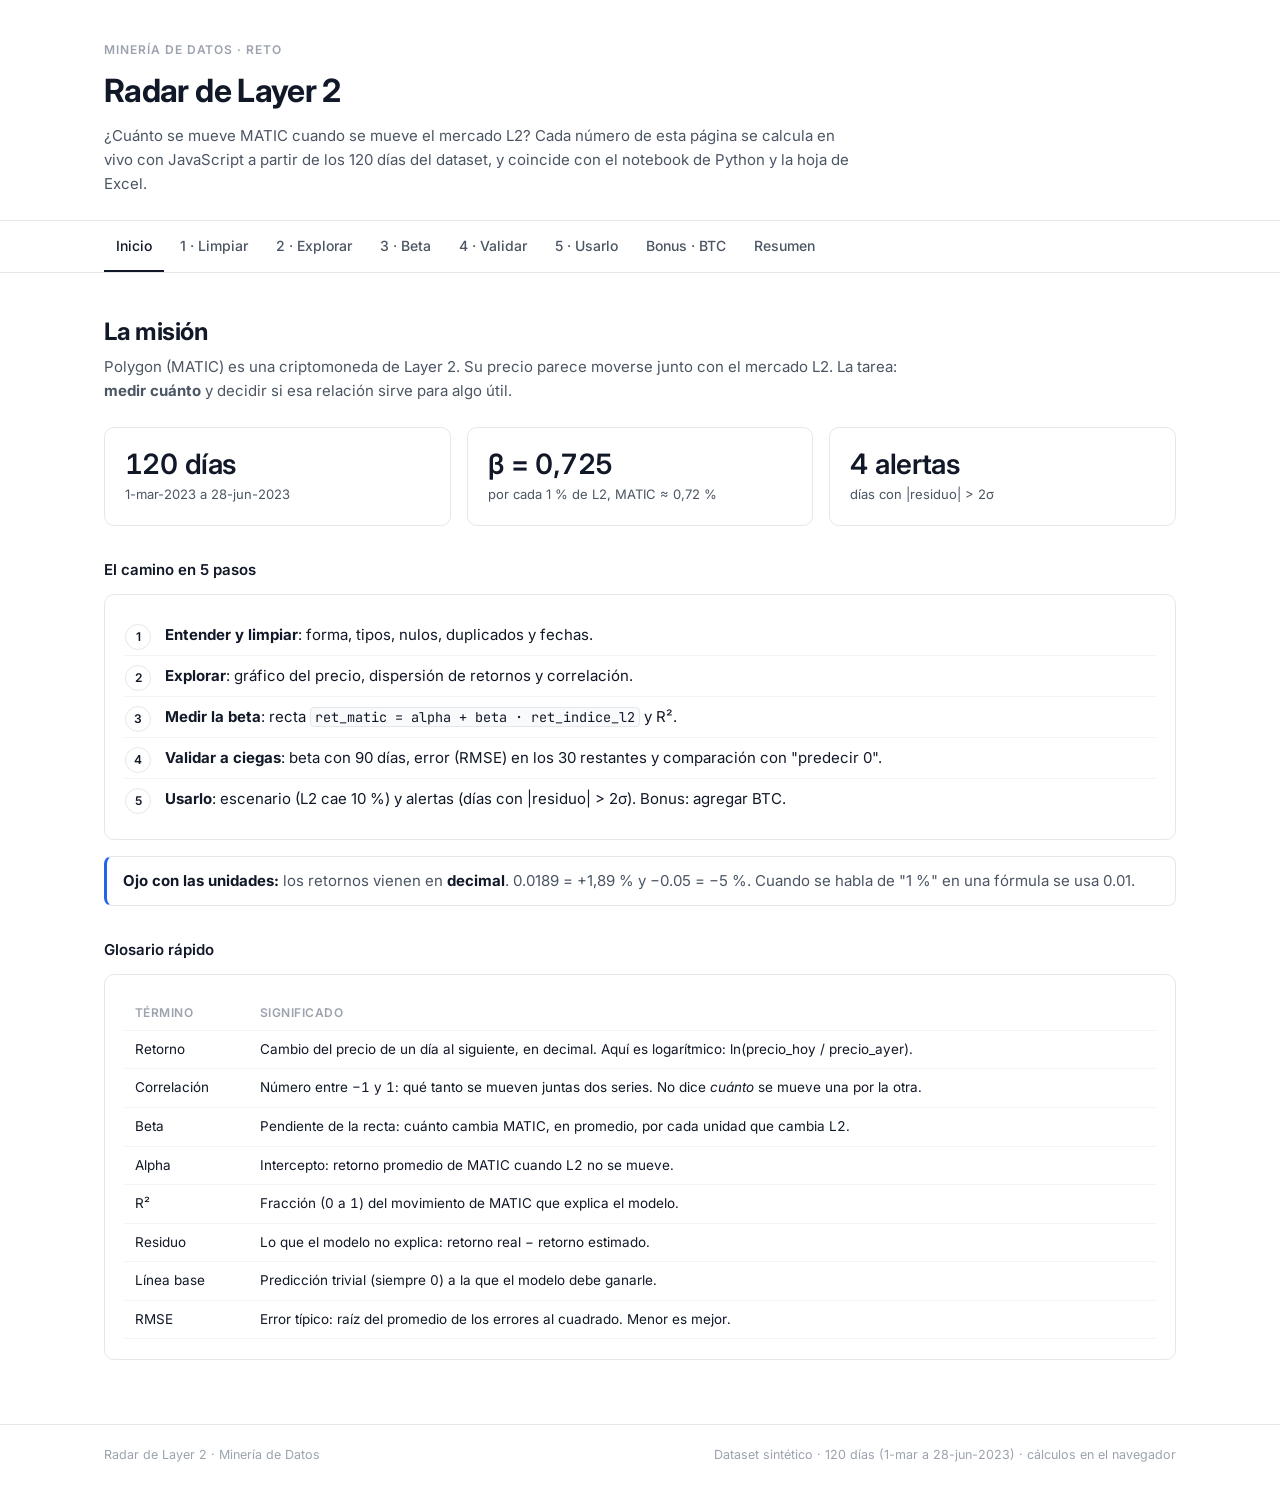
<file: radar-layer2/docs/index.html>
<!DOCTYPE html>
<html lang="es">
<head>
<meta charset="utf-8">
<meta name="viewport" content="width=device-width, initial-scale=1">
<title>Radar de Layer 2 · MATIC vs. mercado L2</title>
<meta name="description" content="Demostración interactiva del reto Radar de Layer 2: beta de MATIC frente al índice L2, validación a ciegas, escenario y alertas.">
<link rel="icon" href="data:image/svg+xml,%3Csvg xmlns='http://www.w3.org/2000/svg' viewBox='0 0 32 32'%3E%3Crect width='32' height='32' rx='7' fill='%23111827'/%3E%3Cpath d='M7 22 L14 15 L18 18 L25 10' stroke='%23fff' stroke-width='2.6' fill='none' stroke-linecap='round' stroke-linejoin='round'/%3E%3C/svg%3E">
<link rel="preconnect" href="https://fonts.googleapis.com">
<link rel="stylesheet" href="https://fonts.googleapis.com/css2?family=Inter:wght@400;500;600;700&family=JetBrains+Mono:wght@400;500&display=swap">
<link rel="stylesheet" href="css/styles.css">
</head>
<body>
<header class="top">
  <div class="wrap">
    <p class="kicker">Minería de Datos · Reto</p>
    <h1>Radar de Layer 2</h1>
    <p class="lead">¿Cuánto se mueve MATIC cuando se mueve el mercado L2? Cada número de esta página se calcula en vivo con JavaScript a partir de los 120 días del dataset, y coincide con el notebook de Python y la hoja de Excel.</p>
  </div>
</header>
<nav class="tabs" role="tablist" aria-label="Pasos del reto"><div class="wrap" id="nav"></div></nav>
<main id="main" class="wrap">

<!-- ================= INICIO ================= -->
<section id="inicio" data-label="Inicio">
  <h2>La misión</h2>
  <p class="obj">Polygon (MATIC) es una criptomoneda de Layer 2. Su precio parece moverse junto con el mercado L2. La tarea: <b>medir cuánto</b> y decidir si esa relación sirve para algo útil.</p>
  <div class="grid3" id="kpisInicio"></div>
  <h3>El camino en 5 pasos</h3>
  <div class="card">
    <ol class="steps">
      <li><b>Entender y limpiar</b>: forma, tipos, nulos, duplicados y fechas.</li>
      <li><b>Explorar</b>: gráfico del precio, dispersión de retornos y correlación.</li>
      <li><b>Medir la beta</b>: recta <code>ret_matic = alpha + beta · ret_indice_l2</code> y R².</li>
      <li><b>Validar a ciegas</b>: beta con 90 días, error (RMSE) en los 30 restantes y comparación con "predecir 0".</li>
      <li><b>Usarlo</b>: escenario (L2 cae 10 %) y alertas (días con |residuo| &gt; 2σ). Bonus: agregar BTC.</li>
    </ol>
  </div>
  <div class="note"><b>Ojo con las unidades:</b> los retornos vienen en <b>decimal</b>. 0.0189 = +1,89 % y −0.05 = −5 %. Cuando se habla de "1 %" en una fórmula se usa 0.01.</div>
  <h3>Glosario rápido</h3>
  <div class="card"><table>
    <tr><th>Término</th><th style="text-align:left">Significado</th></tr>
    <tr><td>Retorno</td><td style="text-align:left">Cambio del precio de un día al siguiente, en decimal. Aquí es logarítmico: ln(precio_hoy / precio_ayer).</td></tr>
    <tr><td>Correlación</td><td style="text-align:left">Número entre −1 y 1: qué tanto se mueven juntas dos series. No dice <i>cuánto</i> se mueve una por la otra.</td></tr>
    <tr><td>Beta</td><td style="text-align:left">Pendiente de la recta: cuánto cambia MATIC, en promedio, por cada unidad que cambia L2.</td></tr>
    <tr><td>Alpha</td><td style="text-align:left">Intercepto: retorno promedio de MATIC cuando L2 no se mueve.</td></tr>
    <tr><td>R²</td><td style="text-align:left">Fracción (0 a 1) del movimiento de MATIC que explica el modelo.</td></tr>
    <tr><td>Residuo</td><td style="text-align:left">Lo que el modelo no explica: retorno real − retorno estimado.</td></tr>
    <tr><td>Línea base</td><td style="text-align:left">Predicción trivial (siempre 0) a la que el modelo debe ganarle.</td></tr>
    <tr><td>RMSE</td><td style="text-align:left">Error típico: raíz del promedio de los errores al cuadrado. Menor es mejor.</td></tr>
  </table></div>
</section>

<!-- ================= PASO 1 ================= -->
<section id="paso1" data-label="1 · Limpiar">
  <h2>Paso 1. Entender y limpiar</h2>
  <p class="obj">Objetivo: asegurar que los datos están completos y bien tipados antes de calcular nada.</p>
  <div class="grid2">
    <div class="card"><h4>Revisiones (calculadas ahora)</h4><div id="checks"></div></div>
    <div class="card"><h4>Cómo se hace</h4>
      <div class="tabs2" data-for="code1"><button class="on" data-k="py">Python</button><button data-k="xl">Excel</button></div>
      <pre id="code1" data-py='df = pd.read_csv("dataset_reto_l2.csv", parse_dates=["fecha"])
print(df.shape)                    <span class="c"># (120, 6)</span>
print(df.dtypes)
print(df.isna().sum())             <span class="c"># nulos por columna</span>
print("Duplicados:", df.duplicated().sum())
print(df["fecha"].diff().value_counts())  <span class="c"># 1 days: 119</span>
print(df.describe())' data-xl='<span class="k">Filas con datos</span>   =CONTARA(A2:A121)
<span class="k">Celdas vacías</span>     =CONTAR.BLANCO(A2:F121)
<span class="k">Duplicados</span>        =CONTAR.SI($A$2:$A$121;A2)  <span class="c">→ buscar &gt; 1</span>
<span class="k">Mín / máx / media</span> =MIN(C2:C121)  =MAX(C2:C121)  =PROMEDIO(C2:C121)'></pre>
    </div>
  </div>
  <h3>El valor llamativo de la primera fila</h3>
  <div class="grid2">
    <div class="card">
      <p style="margin-top:0">El 2023-03-01 <code>ret_indice_l2</code> vale <b>0.0 exacto</b>. Es el <b>único</b> cero exacto de los 120 días y es el primer día (no hay día anterior para calcular el retorno): probablemente un <b>relleno</b>.</p>
      <div class="ctrl"><label><input type="checkbox" id="dropFirst"> Quitar la fila 1 y recalcular</label></div>
      <div id="dropRes"></div>
    </div>
    <div class="answer"><b class="q">Decisión</b><b>La dejo.</b> Un 0 es un valor posible y neutro, quitarla mueve la beta solo en la tercera cifra decimal (pruébalo con la casilla), y la guía trabaja con 120 filas (rangos 2:121 y corte 90/30). Queda anotado como observación.</div>
  </div>
  <h3>Una frase por columna</h3>
  <div class="card"><table id="colTable"></table></div>
  <h3>Vista de los datos</h3>
  <div class="scroll"><table id="rawTable"></table></div>
</section>

<!-- ================= PASO 2 ================= -->
<section id="paso2" data-label="2 · Explorar">
  <h2>Paso 2. Explorar</h2>
  <p class="obj">Objetivo: ver con los ojos la relación antes de medirla. Pasa el cursor por los gráficos.</p>
  <div class="card"><div class="chart" id="chPrice"></div></div>
  <div class="grid2" style="margin-top:18px">
    <div class="card"><div class="chart" id="chScatter"></div></div>
    <div>
      <div class="card kpi"><span class="l">Correlación entre ret_indice_l2 y ret_matic</span><span class="v" id="corrV"></span><span class="l">Entre −1 y 1, y positiva ✔</span></div>
      <div class="card" style="margin-top:14px">
        <div class="tabs2" data-for="code2"><button class="on" data-k="py">Python</button><button data-k="xl">Excel</button></div>
        <pre id="code2" data-py='x = df["ret_indice_l2"]   <span class="c"># eje X: mercado L2</span>
y = df["ret_matic"]       <span class="c"># eje Y: MATIC</span>
ax.scatter(x, y, alpha=0.6)
corr = x.corr(y)' data-xl='Dispersión: seleccionar D y C (X primero) → Insertar → Dispersión
<span class="k">Correlación</span> =COEF.DE.CORREL(D2:D121;C2:C121)'></pre>
      </div>
      <div class="answer"><b class="q">¿Débil, moderada o fuerte?</b><span id="ans2"></span></div>
    </div>
  </div>
</section>

<!-- ================= PASO 3 ================= -->
<section id="paso3" data-label="3 · Beta">
  <h2>Paso 3. Medir la beta</h2>
  <p class="obj">Objetivo: convertir "se mueven juntos" en un número. <b>Juego:</b> mueve la recta con los controles e intenta que el error (suma de residuos²) sea lo más pequeño posible. Después pulsa "Mínimos cuadrados".</p>
  <div class="grid2">
    <div class="card"><div class="chart" id="chFit"></div></div>
    <div>
      <div class="card">
        <div class="ctrl"><label for="bS">beta</label><input type="range" id="bS" min="-0.5" max="2" step="0.005" value="0.2"><output id="bO"></output></div>
        <div class="ctrl"><label for="aS">alpha</label><input type="range" id="aS" min="-0.01" max="0.01" step="0.0001" value="0.004"><output id="aO"></output></div>
        <div class="ctrl"><label><input type="checkbox" id="showRes" checked> Ver residuos</label></div>
        <div class="ctrl"><button class="btn" id="olsBtn">Mínimos cuadrados</button><button class="btn ghost" id="rstBtn">Reiniciar</button></div>
        <div class="grid2" style="gap:10px">
          <div class="kpi"><span class="l">Tu error (Σ residuo²)</span><span class="v" id="sseV" style="font-size:24px"></span></div>
          <div class="kpi"><span class="l">Mínimo posible</span><span class="v" id="sseMin" style="font-size:24px"></span></div>
        </div>
        <div id="sseBar" style="height:8px;background:var(--grid);border-radius:4px;margin-top:8px;overflow:hidden"><div style="height:100%;background:var(--s2);width:0"></div></div>
      </div>
      <div class="grid3" style="margin-top:14px" id="kpis3"></div>
    </div>
  </div>
  <div class="grid2" style="margin-top:14px">
    <div class="card">
      <div class="tabs2" data-for="code3"><button class="on" data-k="py">Python</button><button data-k="xl">Excel</button></div>
      <pre id="code3" data-py='<span class="c"># polyfit devuelve primero la PENDIENTE (beta) y luego el INTERCEPTO (alpha)</span>
beta, alpha = np.polyfit(x, y, 1)    <span class="c"># X = L2, Y = MATIC</span>
r2 = corr ** 2' data-xl='<span class="k">L1 alpha</span> =INTERSECCION.EJE(C2:C121;D2:D121)
<span class="k">L2 beta </span> =PENDIENTE(C2:C121;D2:D121)   <span class="c">← primero Y, luego X</span>
<span class="k">L3 corr </span> =COEF.DE.CORREL(D2:D121;C2:C121)
<span class="k">L4 R²   </span> =COEFICIENTE.R2(C2:C121;D2:D121)'></pre>
      <div class="note alert" style="margin-bottom:0"><b>Error común:</b> invertir X e Y. <button class="btn ghost" id="invBtn" style="padding:3px 10px;font-size:13px">Ver qué pasa si los invierto</button> <span id="invRes"></span></div>
    </div>
    <div>
      <div class="answer"><b class="q">¿Cuánto se mueve MATIC por cada 1 % del mercado L2?</b><span id="ans3a"></span></div>
      <div class="answer"><b class="q">¿Qué dice el R² sobre lo que NO explica L2?</b><span id="ans3b"></span></div>
    </div>
  </div>
</section>

<!-- ================= PASO 4 ================= -->
<section id="paso4" data-label="4 · Validar">
  <h2>Paso 4. Validar a ciegas</h2>
  <p class="obj">Objetivo: comprobar si la beta funciona con datos que el modelo <b>nunca vio</b>. Entrenamiento = primeros 90 días, prueba = últimos 30.</p>
  <div class="card"><div class="chart" id="chSplit"></div></div>
  <div class="grid3" style="margin-top:14px" id="kpis4"></div>
  <div class="grid2" style="margin-top:14px">
    <div class="card"><div class="chart" id="chTest"></div></div>
    <div>
      <div class="card">
        <div class="tabs2" data-for="code4"><button class="on" data-k="py">Python</button><button data-k="xl">Excel</button></div>
        <pre id="code4" data-py='train = df.iloc[:90]   <span class="c"># días 1-90</span>
test  = df.iloc[90:]   <span class="c"># días 91-120</span>
beta_tr, alpha_tr = np.polyfit(train["ret_indice_l2"], train["ret_matic"], 1)
pred = alpha_tr + beta_tr * test["ret_indice_l2"]
err_modelo = rmse(test["ret_matic"], pred)
err_base   = rmse(test["ret_matic"], 0)' data-xl='<span class="k">L6</span>  =INTERSECCION.EJE(C2:C91;D2:D91)
<span class="k">L7</span>  =PENDIENTE(C2:C91;D2:D91)
<span class="k">G92</span> =$L$6+$L$7*D92      <span class="c">(copiar hasta G121)</span>
<span class="k">H92</span> =(C92-G92)^2        <span class="c">(error² modelo)</span>
<span class="k">I92</span> =C92^2             <span class="c">(error² línea base)</span>
<span class="k">L9</span>  =RAIZ(PROMEDIO(H92:H121))
<span class="k">L10</span> =RAIZ(PROMEDIO(I92:I121))'></pre>
      </div>
      <div class="note alert"><b>Error común: "mirar el examen antes".</b> <label><input type="checkbox" id="leak"> Calcular la beta con los 120 días (trampa)</label><div id="leakRes" style="margin-top:6px"></div></div>
    </div>
  </div>
  <h3>¿Qué tan grande es la mejora con solo 30 días? (remuestreo)</h3>
  <div class="grid2">
    <div class="card"><div class="chart" id="chBoot"></div><div class="ctrl"><button class="btn" id="bootBtn">Remuestrear 5000 veces</button></div></div>
    <div class="answer"><b class="q">¿El modelo le gana a la línea base? ¿Es grande la diferencia?</b><span id="ans4"></span></div>
  </div>
</section>

<!-- ================= PASO 5 ================= -->
<section id="paso5" data-label="5 · Usarlo">
  <h2>Paso 5. Usarlo</h2>
  <p class="obj">Con la beta del paso 3 (120 días). Hicimos <b>las dos opciones</b>.</p>
  <h3>Opción A: Escenario</h3>
  <div class="grid2">
    <div class="card">
      <div class="ctrl"><label for="shS">Movimiento del mercado L2</label><input type="range" id="shS" min="-0.15" max="0.15" step="0.005" value="-0.10"><output id="shO"></output></div>
      <div class="kpi" style="margin:6px 0 10px"><span class="l">MATIC según el modelo (beta × shock)</span><span class="v" id="effV"></span></div>
      <div id="extrap"></div>
      <pre>shock  = -0.10
efecto = beta * shock     <span class="c"># Excel: L14 =L2*-0,10</span></pre>
    </div>
    <div class="card"><div class="chart" id="chHist"></div></div>
  </div>
  <h3>Opción B: Alertas</h3>
  <p class="obj" style="margin-bottom:8px">Residuo = ret_matic − beta × ret_indice_l2 = la parte del movimiento de MATIC que el mercado L2 <b>no</b> explica.</p>
  <div class="card">
    <div class="ctrl"><label for="kS">Umbral</label><input type="range" id="kS" min="1.5" max="3" step="0.1" value="2"><output id="kO"></output><span id="alCount" class="tag"></span></div>
    <div class="chart" id="chRes"></div>
  </div>
  <div class="card" style="margin-top:14px"><div class="chart" id="chPriceAl"></div></div>
  <div class="grid2" style="margin-top:14px">
      <div class="card"><h4>Días en alerta</h4><table id="alTable"></table></div>
      <div class="card"><pre>df["residuo"] = df["ret_matic"] - beta * df["ret_indice_l2"]
sigma   = df["residuo"].std()
alertas = df[df["residuo"].abs() &gt; 2 * sigma]
<span class="c"># Excel: M2 =C2-$L$2*D2 · L12 =DESVEST.M(M2:M121)</span>
<span class="c">#        N2 =SI(ABS(M2)&gt;2*$L$12;"ALERTA";"")</span>
<span class="c">#        L13 =CONTAR.SI(N2:N121;"ALERTA")</span></pre></div>
  </div>
  <div class="answer"><b class="q">Los dos movimientos extremos propios de MATIC</b><span id="ans5"></span></div>
</section>

<!-- ================= BONUS ================= -->
<section id="bonus" data-label="Bonus · BTC">
  <h2>Bonus: segundo factor (ret_btc)</h2>
  <p class="obj">Modelo: <code>ret_matic = alpha + b1 · ret_indice_l2 + b2 · ret_btc</code>. ¿Mejora el ajuste? ¿Qué pasa cuando dos factores se parecen tanto?</p>
  <div class="grid2">
    <div class="card"><h4>Comparación de modelos</h4><table id="bonusTable"></table>
      <pre style="margin-top:12px"><span class="c"># Excel (matricial): coeficientes en orden inverso → b2, b1, alpha</span>
=ESTIMACION.LINEAL(C2:C121;D2:E121;VERDADERO;VERDADERO)</pre></div>
    <div class="card"><div class="chart" id="chLB"></div></div>
  </div>
  <div class="answer"><b class="q">Conclusión</b><span id="ansB"></span></div>
</section>

<!-- ================= RESUMEN ================= -->
<section id="resumen" data-label="Resumen">
  <h2>Resumen del análisis</h2>
  <p class="obj">Plantilla de la guía, completada con nuestros números.</p>
  <div class="card"><table id="sumTable"></table></div>
  <h3>Errores comunes: revisados</h3>
  <div class="card" id="errList"></div>
  <h3>Rúbrica (10 puntos): dónde se cumple cada criterio</h3>
  <div class="card"><table>
    <tr><th>Criterio</th><th>Pts</th><th style="text-align:left">Dónde está</th></tr>
    <tr><td>Datos entendidos y limpios</td><td>2</td><td style="text-align:left">Paso 1: forma, tipos, nulos, duplicados, fechas, fila 1 y una frase por columna.</td></tr>
    <tr><td>Gráficos claros con títulos y ejes</td><td>2</td><td style="text-align:left">Paso 2–3: precio y dispersión con recta, con título, ejes y unidades.</td></tr>
    <tr><td>Beta calculada e interpretada</td><td>2</td><td style="text-align:left">Paso 3: X/Y correctos, "% de MATIC por cada 1 % de L2" y R².</td></tr>
    <tr><td>Validación con datos no vistos</td><td>2</td><td style="text-align:left">Paso 4: beta con 90 días, RMSE en 30, comparación con predecir 0 y conclusión honesta.</td></tr>
    <tr><td>Uso práctico y límites</td><td>2</td><td style="text-align:left">Paso 5 A y B, más una limitación argumentada.</td></tr>
  </table></div>
</section>
</main>
<footer><div class="wrap"><span>Radar de Layer 2 · Minería de Datos</span><span>Dataset sintético · 120 días (1-mar a 28-jun-2023) · cálculos en el navegador</span></div></footer>
<script src="js/data.js"></script>
<script src="js/app.js"></script>
</body>
</html>
</file>
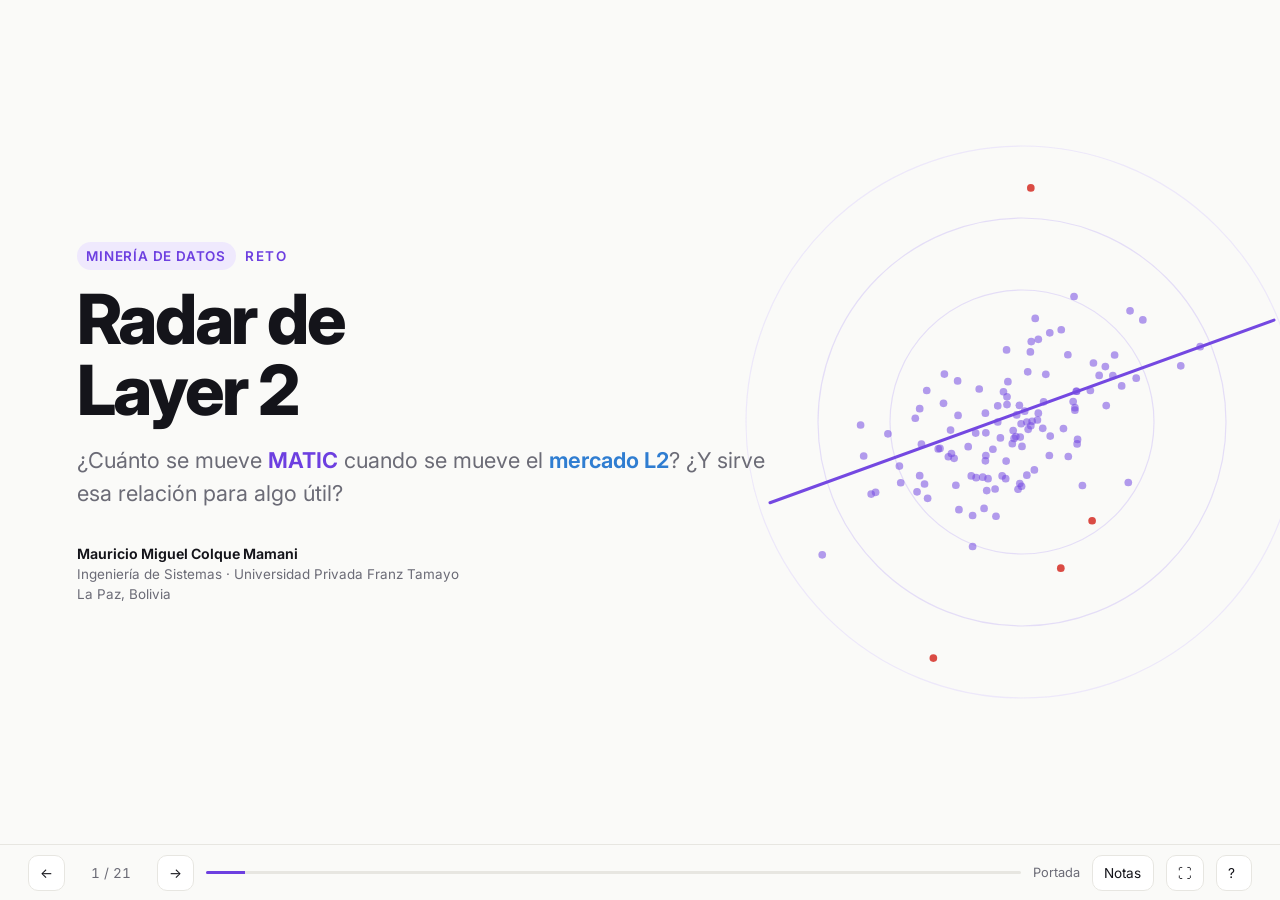
<file: radar-layer2/presentacion/radar-layer2-diapositivas.html>
<!DOCTYPE html>
<html lang="es">
<head>
<meta charset="utf-8">
<meta name="viewport" content="width=device-width, initial-scale=1, viewport-fit=cover">
<title>Radar de Layer 2 · Diapositivas</title>
<link rel="icon" href="data:image/svg+xml,%3Csvg xmlns='http://www.w3.org/2000/svg' viewBox='0 0 32 32'%3E%3Crect width='32' height='32' rx='8' fill='%236D3FE0'/%3E%3Cpath d='M7 22 L14 15 L18 18 L25 10' stroke='%23fff' stroke-width='2.8' fill='none' stroke-linecap='round' stroke-linejoin='round'/%3E%3C/svg%3E">
<link rel="preconnect" href="https://fonts.googleapis.com">
<link rel="stylesheet" href="https://fonts.googleapis.com/css2?family=Inter:wght@400;500;600;700;800&family=JetBrains+Mono:wght@400;500&display=swap">
<style>
:root{
  --bg:#FAFAF8; --ink:#14141A; --muted:#6B6B76; --soft:#A3A3AD; --line:#E7E6E1; --card:#FFFFFF;
  --acc:#6D3FE0; --acc-soft:#EFE9FD; --l2:#2F7DD1; --l2-soft:#E6F0FB;
  --good:#18915A; --good-soft:#E3F4EB; --bad:#D9423A; --bad-soft:#FCE9E7; --warn:#C98A0B; --warn-soft:#FBF1DC;
  --ease:cubic-bezier(.2,.7,.1,1);
  --fs-h1:clamp(2rem,5.4vw,4.4rem); --fs-h2:clamp(1.45rem,3.2vw,2.6rem); --fs-big:clamp(3rem,10vw,7.5rem);
  --fs-body:clamp(.95rem,1.35vw,1.2rem); --fs-small:clamp(.8rem,1.05vw,.95rem);
}
*{box-sizing:border-box;margin:0;padding:0}
html,body{height:100%;background:var(--bg);color:var(--ink);font-family:Inter,system-ui,-apple-system,"Segoe UI",Roboto,sans-serif;-webkit-font-smoothing:antialiased;overflow:hidden}
code,.mono{font-family:"JetBrains Mono",ui-monospace,Consolas,monospace;font-size:.88em}
code{background:#F1F0EC;border-radius:6px;padding:.08em .4em}
b,strong{font-weight:650}

/* ---------- deck ---------- */
.deck{position:fixed;inset:0;bottom:56px}
.slide{position:absolute;inset:0;display:flex;overflow-y:auto;overflow-x:hidden;padding:clamp(18px,4.5vw,72px) clamp(18px,6vw,96px);
  visibility:hidden;opacity:0;transition:opacity .5s var(--ease),visibility 0s .5s;scrollbar-width:thin}
.slide.active{visibility:visible;opacity:1;transition:opacity .5s var(--ease),visibility 0s}
.inner{margin:auto;width:100%;max-width:1180px}
.kicker{font-size:var(--fs-small);font-weight:600;letter-spacing:.12em;text-transform:uppercase;color:var(--acc);margin-bottom:.9rem;display:flex;align-items:center;gap:.6rem}
.kicker .pill{background:var(--acc-soft);padding:.25em .7em;border-radius:99px;letter-spacing:.06em}
h1{font-size:var(--fs-h1);line-height:1.02;letter-spacing:-.035em;font-weight:800}
h2{font-size:var(--fs-h2);line-height:1.1;letter-spacing:-.025em;font-weight:750;margin-bottom:1rem;max-width:22ch}
h2.wide{max-width:none}
h3{font-size:clamp(1rem,1.5vw,1.25rem);font-weight:650;margin-bottom:.4rem;letter-spacing:-.01em}
p{font-size:var(--fs-body);line-height:1.55;color:#33333B}
.lead{font-size:clamp(1.05rem,1.7vw,1.4rem);color:var(--muted);max-width:52ch;line-height:1.5}
.muted{color:var(--muted)} .small{font-size:var(--fs-small)}
.acc{color:var(--acc)} .l2c{color:var(--l2)} .goodc{color:var(--good)} .badc{color:var(--bad)}

.g2{display:grid;grid-template-columns:1fr 1fr;gap:clamp(18px,3vw,48px);align-items:center}
.g2.r{grid-template-columns:1.25fr 1fr}
.g2.l{grid-template-columns:1fr 1.35fr}
.g3{display:grid;grid-template-columns:repeat(3,1fr);gap:clamp(12px,1.8vw,24px)}
.g4{display:grid;grid-template-columns:repeat(4,1fr);gap:clamp(10px,1.5vw,20px)}
.stack>*+*{margin-top:1rem}
.card{background:var(--card);border:1px solid var(--line);border-radius:18px;padding:clamp(14px,1.8vw,26px)}
.card.flat{background:transparent}
.card .num{font-size:clamp(1.8rem,3.6vw,3rem);font-weight:800;letter-spacing:-.03em;line-height:1}
.card .lbl{font-size:var(--fs-small);color:var(--muted);margin-top:.4rem;line-height:1.4}
.simple{border-left:3px solid var(--acc);background:var(--acc-soft);border-radius:0 14px 14px 0;padding:.9rem 1.1rem;margin-top:1.2rem}
.simple p{color:#2B2340;font-size:var(--fs-body)}
.simple .t{font-size:.72rem;font-weight:700;letter-spacing:.12em;text-transform:uppercase;color:var(--acc);margin-bottom:.25rem}
.big{font-size:var(--fs-big);font-weight:800;letter-spacing:-.05em;line-height:.95}
.tag{display:inline-block;font-size:.72rem;font-weight:650;letter-spacing:.06em;text-transform:uppercase;padding:.3em .7em;border-radius:99px;background:#F1F0EC;color:var(--muted)}
.tag.good{background:var(--good-soft);color:var(--good)} .tag.bad{background:var(--bad-soft);color:var(--bad)} .tag.warn{background:var(--warn-soft);color:var(--warn)} .tag.acc{background:var(--acc-soft);color:var(--acc)}
ul.clean{list-style:none} ul.clean li{font-size:var(--fs-body);line-height:1.5;padding:.45rem 0 .45rem 1.6rem;position:relative;color:#33333B}
ul.clean li::before{content:"";position:absolute;left:.25rem;top:1.02em;width:.5rem;height:.5rem;border-radius:50%;background:var(--acc)}
table{width:100%;border-collapse:collapse;font-size:var(--fs-small)}
th,td{text-align:left;padding:.6rem .7rem;border-bottom:1px solid var(--line);vertical-align:top}
th{font-weight:600;color:var(--muted);font-size:.78em;text-transform:uppercase;letter-spacing:.06em}
td.n{font-variant-numeric:tabular-nums;white-space:nowrap}
.chart{width:100%;height:auto;display:block;overflow:visible}
.chart text{font-family:Inter,system-ui,sans-serif;fill:var(--muted);font-size:12px}
.chart .ax{stroke:var(--line);stroke-width:1}
.chart .grid{stroke:var(--line);stroke-width:1;stroke-dasharray:2 4}
.chart .zero{stroke:#C9C8C2;stroke-width:1}
.chart .ttl{fill:var(--ink);font-weight:600;font-size:12.5px}
.legend{display:flex;flex-wrap:wrap;gap:.4rem 1.2rem;font-size:var(--fs-small);color:var(--muted);margin-top:.5rem}
.legend i{display:inline-block;width:12px;height:12px;border-radius:3px;margin-right:.4rem;vertical-align:-1px}

/* ---------- reveal animations ---------- */
.rv{opacity:0;transform:translateY(18px);transition:opacity .7s var(--ease),transform .7s var(--ease);transition-delay:calc(var(--d,0) * 110ms + 120ms)}
.rv.fade{transform:none} .rv.left{transform:translateX(-24px)} .rv.zoom{transform:scale(.94)}
.slide.active .rv{opacity:1;transform:none}
.dot{opacity:0;transform-box:fill-box;transform-origin:center;animation:pop .45s var(--ease) forwards}
@keyframes pop{from{opacity:0;transform:scale(0)}to{opacity:1;transform:scale(1)}}
.grow{transform-box:fill-box;transform-origin:bottom;animation:grow .9s var(--ease) forwards;transform:scaleY(0)}
@keyframes grow{to{transform:scaleY(1)}}
.fadein{opacity:0;animation:fi .6s var(--ease) forwards}
@keyframes fi{to{opacity:1}}
.bar{height:100%;width:0;border-radius:inherit;transition:width 1.2s var(--ease);transition-delay:.4s}
.pulse{animation:pulse 2.2s ease-in-out infinite}
@keyframes pulse{0%,100%{opacity:1}50%{opacity:.45}}

/* ---------- cover ---------- */
.cover .orb{position:absolute;right:-8vw;top:50%;width:min(62vw,720px);aspect-ratio:1;transform:translateY(-50%);pointer-events:none;opacity:.95}
.cover .inner{position:relative;z-index:1}
.cover .meta{margin-top:2.2rem;display:grid;gap:.25rem;font-size:var(--fs-small);color:var(--muted)}
.cover .meta b{color:var(--ink);font-size:1.05em}

/* ---------- steps ---------- */
.steps{display:grid;grid-template-columns:repeat(5,1fr);gap:clamp(8px,1.2vw,16px);counter-reset:s}
.step{position:relative;padding:1.1rem 1rem 1.2rem;border-radius:16px;background:var(--card);border:1px solid var(--line)}
.step .n{width:2rem;height:2rem;border-radius:50%;display:grid;place-items:center;background:var(--acc);color:#fff;font-weight:700;font-size:.9rem;margin-bottom:.7rem}
.step h3{font-size:clamp(.95rem,1.3vw,1.1rem)}
.step p{font-size:var(--fs-small);color:var(--muted);line-height:1.45}

/* checklist */
.check{display:flex;gap:.9rem;align-items:flex-start;padding:.75rem 0;border-bottom:1px solid var(--line)}
.check:last-child{border-bottom:0}
.check .ic{flex:none;width:1.7rem;height:1.7rem;border-radius:50%;background:var(--good-soft);display:grid;place-items:center}
.check .ic svg{width:1rem;height:1rem;stroke:var(--good);stroke-width:3;fill:none;stroke-dasharray:24;stroke-dashoffset:24;transition:stroke-dashoffset .6s var(--ease)}
.slide.active .check .ic svg{stroke-dashoffset:0;transition-delay:calc(var(--d,0)*110ms + 400ms)}
.check b{display:block;font-size:var(--fs-body)} .check span{font-size:var(--fs-small);color:var(--muted)}

/* scale -1..1 */
.scale{position:relative;height:14px;border-radius:99px;background:linear-gradient(90deg,var(--bad-soft),#F1F0EC 50%,var(--acc-soft));margin:2.4rem 0 1.2rem}
.scale .mk{position:absolute;top:50%;width:22px;height:22px;border-radius:50%;background:var(--acc);border:4px solid #fff;box-shadow:0 2px 10px rgba(109,63,224,.4);transform:translate(-50%,-50%);left:50%;transition:left 1.4s var(--ease) .5s}
.scale .mk::after{content:attr(data-l);position:absolute;bottom:150%;left:50%;transform:translateX(-50%);font-weight:700;color:var(--acc);font-size:.95rem;white-space:nowrap}
.scale .ticks{position:absolute;top:22px;left:0;right:0;display:flex;justify-content:space-between;font-size:.75rem;color:var(--muted)}
.zones{display:flex;justify-content:space-between;font-size:.75rem;color:var(--soft);margin-top:1.6rem}

/* hbars */
.hb{margin:.9rem 0}
.hb .top{display:flex;justify-content:space-between;font-size:var(--fs-small);margin-bottom:.35rem}
.hb .track{height:16px;border-radius:99px;background:#F1F0EC;overflow:hidden}

/* split timeline */
.split{display:flex;height:64px;border-radius:14px;overflow:hidden;margin:1.4rem 0 .6rem}
.split>div{display:flex;align-items:center;justify-content:center;color:#fff;font-weight:650;font-size:var(--fs-small);transform-origin:left;transform:scaleX(0);transition:transform 1s var(--ease)}
.slide.active .split>div{transform:scaleX(1)}
.slide.active .split>div:nth-child(2){transition-delay:.5s}

/* range diagram */
.range{position:relative;height:120px;margin:1rem 0}
.range .axis{position:absolute;left:0;right:0;top:60px;height:2px;background:var(--line)}

/* donut */
.donut{width:min(260px,60vw);aspect-ratio:1;display:block;margin:auto}
.donut circle{fill:none;stroke-width:16}

/* bottom bar */
.bar-ui{position:fixed;left:0;right:0;bottom:0;height:56px;display:flex;align-items:center;gap:12px;padding:0 clamp(12px,3vw,28px);background:rgba(250,250,248,.92);backdrop-filter:blur(8px);border-top:1px solid var(--line);z-index:10}
.bar-ui .prog{flex:1;height:3px;background:var(--line);border-radius:99px;overflow:hidden}
.bar-ui .prog i{display:block;height:100%;width:0;background:var(--acc);transition:width .5s var(--ease)}
.bar-ui button{border:1px solid var(--line);background:#fff;color:var(--ink);height:36px;min-width:36px;padding:0 .7rem;border-radius:10px;font:inherit;font-size:.85rem;cursor:pointer;display:inline-flex;align-items:center;gap:.4rem;transition:background .2s,border-color .2s}
.bar-ui button:hover{border-color:var(--acc);color:var(--acc)}
.bar-ui button.on{background:var(--acc);color:#fff;border-color:var(--acc)}
.bar-ui .cnt{font-variant-numeric:tabular-nums;font-size:.85rem;color:var(--muted);min-width:4.2rem;text-align:center}
.bar-ui .ttl{font-size:.8rem;color:var(--muted);white-space:nowrap;overflow:hidden;text-overflow:ellipsis;max-width:28vw}
.notes-panel{position:fixed;right:clamp(8px,2vw,24px);bottom:68px;width:min(440px,calc(100vw - 16px));max-height:min(52vh,460px);overflow:auto;background:#14141A;color:#ECECF1;border-radius:16px;padding:1.1rem 1.2rem;box-shadow:0 20px 50px rgba(0,0,0,.25);z-index:11;transform:translateY(12px);opacity:0;pointer-events:none;transition:.3s var(--ease)}
.notes-panel.open{transform:none;opacity:1;pointer-events:auto}
.notes-panel h4{font-size:.7rem;letter-spacing:.14em;text-transform:uppercase;color:#A99BF0;margin-bottom:.5rem}
.notes-panel p,.notes-panel li{font-size:.92rem;line-height:1.55;color:#DADAE2}
.notes-panel p+p{margin-top:.6rem}
.notes-panel ul{padding-left:1.1rem;margin-top:.4rem}
aside.notes{display:none}
.help{position:fixed;inset:0;background:rgba(20,20,26,.45);display:none;place-items:center;z-index:20}
.help.open{display:grid}
.help .box{background:#fff;border-radius:18px;padding:1.4rem 1.6rem;width:min(420px,92vw)}
.help .row{display:flex;justify-content:space-between;padding:.45rem 0;border-bottom:1px solid var(--line);font-size:.92rem}
.help kbd{font-family:"JetBrains Mono",monospace;background:#F1F0EC;border-radius:6px;padding:.1em .5em;font-size:.85em}

/* ---------- responsive ---------- */
@media (max-width:980px){
  .steps{grid-template-columns:repeat(2,1fr)} .steps .step:last-child{grid-column:span 2}
  .g4{grid-template-columns:repeat(2,1fr)}
}
@media (max-width:860px){
  .g2,.g2.r,.g2.l{grid-template-columns:1fr}
  .g3{grid-template-columns:1fr}
  .cover .orb{opacity:.18;right:-30vw;width:110vw}
  .bar-ui .ttl{display:none}
  h2{max-width:none}
  .g2.r>.rv.zoom:first-child{order:2}
  .chart text{font-size:16px}
  .chart .ttl{font-size:16px}
}
@media (max-width:520px){
  .bar-ui .hide-s{display:none}
  .steps{grid-template-columns:1fr} .steps .step:last-child{grid-column:auto}
  th,td{padding:.45rem .4rem}
}
@media (max-height:560px) and (min-width:861px){ .slide{padding-top:16px;padding-bottom:16px} }
@media (prefers-reduced-motion:reduce){ *{animation-duration:.01ms!important;transition-duration:.01ms!important;transition-delay:0s!important;animation-delay:0s!important} }
@media print{
  html,body{overflow:visible;height:auto}
  .deck{position:static} .bar-ui,.notes-panel,.help{display:none!important}
  .slide{position:relative;visibility:visible;opacity:1;page-break-after:always;min-height:100vh}
  .rv{opacity:1;transform:none}
}
</style>
</head>
<body>

<main class="deck" id="deck">

<!-- 1 · PORTADA -->
<section class="slide cover" data-title="Portada">
  <svg class="orb" viewBox="0 0 600 600" aria-hidden="true" id="orb"></svg>
  <div class="inner">
    <p class="kicker rv"><span class="pill">Minería de Datos</span> Reto</p>
    <h1 class="rv" style="--d:1">Radar de<br>Layer 2</h1>
    <p class="lead rv" style="--d:2;margin-top:1.2rem">¿Cuánto se mueve <b class="acc">MATIC</b> cuando se mueve el <b class="l2c">mercado L2</b>? ¿Y sirve esa relación para algo útil?</p>
    <div class="meta rv" style="--d:3">
      <b>Mauricio Miguel Colque Mamani</b>
      <span>Ingeniería de Sistemas · Universidad Privada Franz Tamayo</span>
      <span>La Paz, Bolivia</span>
    </div>
  </div>
  <aside class="notes">
    <p>Buenos días. Voy a presentar el reto “Radar de Layer 2”.</p>
    <p>La idea es sencilla: tomamos una criptomoneda, MATIC, y queremos saber si su precio sigue al resto del mercado al que pertenece, y en qué medida. Todo lo que voy a mostrar lo calculé con Python y lo comprobé en Excel.</p>
    <p>Usen las flechas ← → para avanzar. Este panel de notas se abre con la tecla N.</p>
  </aside>
</section>

<!-- 2 · LA PREGUNTA -->
<section class="slide" data-title="La pregunta">
  <div class="inner g2">
    <div>
      <p class="kicker rv">La misión</p>
      <h2 class="rv" style="--d:1">Cuando el mercado sube o baja, ¿MATIC lo sigue?</h2>
      <p class="rv" style="--d:2">Polygon (MATIC) es una criptomoneda de <b>Layer 2</b>. Su precio parece moverse junto con las demás monedas de su grupo.</p>
      <p class="rv" style="--d:3;margin-top:.8rem">Mi tarea fue <b>medir cuánto</b> lo sigue y decidir si ese número sirve para algo práctico.</p>
      <div class="simple rv" style="--d:4"><p class="t">En simple</p><p>Es como un bote en un río: la corriente (el mercado) lo empuja, pero el bote también tiene su propio motor. Queremos saber cuánto empuja la corriente.</p></div>
    </div>
    <div class="rv zoom" style="--d:2">
      <svg class="chart" id="c-intro" viewBox="0 0 520 360"></svg>
      <div class="legend"><span><i style="background:var(--l2)"></i>Mercado L2 (índice)</span><span><i style="background:var(--acc)"></i>MATIC</span></div>
    </div>
  </div>
  <aside class="notes">
    <p>El problema: MATIC es un token Layer 2 y parece que se mueve con el mercado L2. No basta con decir “se parecen”; hay que poner un número.</p>
    <p>El gráfico muestra los primeros 30 días reales del dataset: en azul cómo se movió el mercado L2 cada día, en morado cómo se movió MATIC. A veces van juntos, a veces no.</p>
    <p>La analogía del bote: el mercado es la corriente y MATIC tiene su propio motor (noticias, eventos del proyecto). Vamos a medir la fuerza de la corriente.</p>
  </aside>
</section>

<!-- 3 · CONCEPTOS -->
<section class="slide" data-title="Conceptos clave">
  <div class="inner">
    <p class="kicker rv">Antes de empezar</p>
    <h2 class="rv wide" style="--d:1">Tres ideas para entender todo lo demás</h2>
    <div class="g3" style="margin-top:1.6rem">
      <div class="card rv" style="--d:2">
        <span class="tag acc">1 · Layer 2</span>
        <h3 style="margin-top:.8rem">Una “vía rápida”</h3>
        <p class="small muted">Las redes Layer 2 funcionan encima de una blockchain principal para hacer transacciones más rápidas y baratas. MATIC es una de ellas.</p>
      </div>
      <div class="card rv" style="--d:3">
        <span class="tag acc">2 · Retorno</span>
        <h3 style="margin-top:.8rem">Cuánto cambió el precio en un día</h3>
        <p class="small muted">Si ayer valía 1,00 USD y hoy 1,02 USD, el retorno es <b>+2 %</b>. En los datos se escribe en decimal: <code>0.02</code>.</p>
        <p class="small muted" style="margin-top:.5rem"><code>0.0189</code> = +1,89 % · <code>-0.05</code> = −5 %</p>
      </div>
      <div class="card rv" style="--d:4">
        <span class="tag acc">3 · Índice L2</span>
        <h3 style="margin-top:.8rem">El “promedio” del grupo</h3>
        <p class="small muted">Resume cómo se movieron ese día todas las monedas Layer 2 (usa la mediana). Es el “mercado” contra el que comparamos a MATIC.</p>
      </div>
    </div>
    <div class="simple rv" style="--d:5"><p class="t">¿Por qué retornos y no precios?</p><p>Los precios suben o bajan con el tiempo y pueden parecer relacionados aunque no lo estén. Los retornos comparan <b>día contra día</b>, que es lo justo.</p></div>
  </div>
  <aside class="notes">
    <p>Tres conceptos para que todos sigamos la presentación.</p>
    <ul><li>Layer 2: una capa encima de una blockchain grande (como Ethereum) que hace todo más rápido y barato.</li>
    <li>Retorno: el cambio porcentual de un día a otro. Ojo: en el archivo viene en decimal, 0.01 es 1 %. Técnicamente es un retorno logarítmico, ln(precio de hoy / precio de ayer), pero para cambios pequeños es casi igual al porcentaje.</li>
    <li>Índice L2: la mediana de los retornos de varios tokens L2; representa “al mercado”.</li></ul>
    <p>Regla de oro de la guía: trabajar con retornos, no con precios, porque las tendencias de precio engañan a cualquier modelo.</p>
  </aside>
</section>

<!-- 4 · RUTA -->
<section class="slide" data-title="La ruta del análisis">
  <div class="inner">
    <p class="kicker rv">Qué hice</p>
    <h2 class="rv wide" style="--d:1">El análisis en 5 pasos</h2>
    <div class="steps" style="margin-top:1.6rem">
      <div class="step rv" style="--d:2"><div class="n">1</div><h3>Limpiar</h3><p>Revisar que los datos estén completos y correctos.</p></div>
      <div class="step rv" style="--d:3"><div class="n">2</div><h3>Explorar</h3><p>Mirar los gráficos antes de calcular.</p></div>
      <div class="step rv" style="--d:4"><div class="n">3</div><h3>Medir</h3><p>Calcular la <b>beta</b>: cuánto sigue MATIC al mercado.</p></div>
      <div class="step rv" style="--d:5"><div class="n">4</div><h3>Validar</h3><p>Probar el modelo con días que nunca vio.</p></div>
      <div class="step rv" style="--d:6"><div class="n">5</div><h3>Usar</h3><p>Escenario de crisis y alertas de días raros.</p></div>
    </div>
    <div class="rv" style="--d:7;margin-top:1.6rem;display:flex;flex-wrap:wrap;gap:.5rem;align-items:center">
      <span class="small muted" style="margin-right:.4rem">Herramientas:</span>
      <span class="tag">Python · pandas</span><span class="tag">numpy</span><span class="tag">matplotlib</span><span class="tag">Jupyter Notebook</span><span class="tag">Excel</span><span class="tag">HTML · CSS · JS</span><span class="tag">GitHub</span>
    </div>
  </div>
  <aside class="notes">
    <p>Seguí cinco pasos, que son el esqueleto de cualquier proyecto de minería de datos: limpiar, explorar, modelar, validar y usar.</p>
    <p>Además hice el bonus: agregar Bitcoin como segundo factor.</p>
    <p>Todo está en un notebook de Python, en un script reproducible, en un Excel con las fórmulas de la guía y en una demo web. Los números coinciden en las tres versiones.</p>
  </aside>
</section>

<!-- 5 · DATASET -->
<section class="slide" data-title="Los datos">
  <div class="inner g2 l">
    <div>
      <p class="kicker rv">Los datos</p>
      <h2 class="rv" style="--d:1">120 días, una fila por día</h2>
      <p class="rv" style="--d:2">Del <b>1 de marzo</b> al <b>28 de junio de 2023</b>. Es un dataset sintético creado para el reto, con la misma estructura de un análisis real.</p>
      <div class="g2 rv" style="--d:3;margin-top:1.2rem;gap:12px;grid-template-columns:1fr 1fr">
        <div class="card"><div class="num" data-count="120">0</div><div class="lbl">filas (días)</div></div>
        <div class="card"><div class="num" data-count="6">0</div><div class="lbl">columnas</div></div>
      </div>
    </div>
    <div class="card rv" style="--d:2">
      <table>
        <tr><th>Columna</th><th>Qué es</th></tr>
        <tr><td><code>fecha</code></td><td>Día de la observación</td></tr>
        <tr><td><code>precio_matic</code></td><td>Precio de MATIC en dólares (USD)</td></tr>
        <tr><td><code>ret_matic</code></td><td>Retorno diario de MATIC (decimal)</td></tr>
        <tr><td><code>ret_indice_l2</code></td><td>Retorno diario del mercado L2 (decimal)</td></tr>
        <tr><td><code>ret_btc</code></td><td>Retorno diario de Bitcoin (decimal)</td></tr>
        <tr><td><code>volumen_musd</code></td><td>Dinero negociado, en millones de USD</td></tr>
      </table>
    </div>
  </div>
  <aside class="notes">
    <p>El archivo dataset_reto_l2.csv tiene 120 días y 6 columnas.</p>
    <p>Las dos columnas protagonistas son ret_matic (lo que queremos explicar) y ret_indice_l2 (lo que lo explica). ret_btc se usa en el bonus y volumen_musd ayuda a interpretar las alertas.</p>
    <p>Importante: los retornos están en decimal. Si una fórmula pide “1 %”, se usa 0.01.</p>
  </aside>
</section>

<!-- 6 · PASO 1 -->
<section class="slide" data-title="Paso 1 · Limpiar">
  <div class="inner g2">
    <div>
      <p class="kicker rv"><span class="pill">Paso 1</span> Entender y limpiar</p>
      <h2 class="rv" style="--d:1">Primero, revisar que los datos estén sanos</h2>
      <p class="rv" style="--d:2">Si los datos tienen huecos o errores, cualquier cálculo posterior sale mal. Por eso se revisa todo antes de calcular.</p>
      <div class="card rv" style="--d:4;margin-top:1.2rem;border-color:#EADFC2;background:#FFFCF4">
        <span class="tag warn">Algo llamativo</span>
        <p class="small" style="margin-top:.6rem">El primer día, <code>ret_indice_l2</code> vale <b>0.0 exacto</b>: es el único cero de los 120 días y no hay día anterior para calcularlo (probablemente un relleno).</p>
        <p class="small" style="margin-top:.5rem"><b>Decisión: lo dejo.</b> Un 0 es neutro y quitarlo cambia la beta de 0,7248 a 0,7256 (casi nada).</p>
      </div>
    </div>
    <div class="card">
      <div class="check rv" style="--d:2"><div class="ic"><svg viewBox="0 0 24 24"><path d="M5 12.5l4.5 4.5L19 7.5"/></svg></div><div><b>120 filas y 6 columnas</b><span>Lo esperado según la guía</span></div></div>
      <div class="check rv" style="--d:3"><div class="ic"><svg viewBox="0 0 24 24"><path d="M5 12.5l4.5 4.5L19 7.5"/></svg></div><div><b>0 valores vacíos</b><span>Ninguna celda sin dato</span></div></div>
      <div class="check rv" style="--d:4"><div class="ic"><svg viewBox="0 0 24 24"><path d="M5 12.5l4.5 4.5L19 7.5"/></svg></div><div><b>0 filas duplicadas</b><span>Ningún día repetido</span></div></div>
      <div class="check rv" style="--d:5"><div class="ic"><svg viewBox="0 0 24 24"><path d="M5 12.5l4.5 4.5L19 7.5"/></svg></div><div><b>Fechas seguidas, de 1 en 1 día</b><span>119 saltos, todos de exactamente 1 día</span></div></div>
      <div class="check rv" style="--d:6"><div class="ic"><svg viewBox="0 0 24 24"><path d="M5 12.5l4.5 4.5L19 7.5"/></svg></div><div><b>Tipos correctos y datos coherentes</b><span><code>ret_matic</code> coincide con ln(precio hoy / ayer)</span></div></div>
    </div>
  </div>
  <aside class="notes">
    <p>En Python usé df.shape, df.dtypes, df.isna().sum(), df.duplicated().sum() y df["fecha"].diff() para ver los saltos entre fechas. En Excel: CONTARA, CONTAR.BLANCO y CONTAR.SI.</p>
    <p>Resultado: 120 filas, 6 columnas, cero nulos, cero duplicados y fechas consecutivas. Además comprobé que el retorno de MATIC coincide con el logaritmo del cociente de precios (diferencia máxima 0,00014, solo redondeo).</p>
    <p>La guía pedía decidir sobre la primera fila, que tiene un 0 exacto en el índice L2. La dejé porque no altera el resultado y porque la guía trabaja con los 120 días (corte 90/30).</p>
  </aside>
</section>

<!-- 7 · PASO 2 PRECIO -->
<section class="slide" data-title="Paso 2 · El precio">
  <div class="inner g2 r">
    <div class="rv zoom" style="--d:1">
      <svg class="chart" id="c-price" viewBox="0 0 640 380"></svg>
    </div>
    <div>
      <p class="kicker rv"><span class="pill">Paso 2</span> Explorar</p>
      <h2 class="rv" style="--d:1">El precio de MATIC cayó un 29 %</h2>
      <div class="g2 rv" style="--d:2;grid-template-columns:1fr 1fr;gap:12px">
        <div class="card"><div class="num" style="font-size:clamp(1.4rem,2.6vw,2.1rem)">1,09</div><div class="lbl">USD al inicio</div></div>
        <div class="card"><div class="num" style="font-size:clamp(1.4rem,2.6vw,2.1rem)">0,78</div><div class="lbl">USD al final</div></div>
      </div>
      <p class="rv small" style="--d:3;margin-top:1rem">El punto más bajo fue el <b>1 de abril</b> (0,7365 USD). Se ven dos saltos bruscos: una <b class="goodc">subida el 10-abr</b> y una <b class="badc">caída el 25-may</b>.</p>
      <div class="simple rv" style="--d:4"><p class="t">En simple</p><p>Mirar el gráfico primero nos da pistas: esos dos saltos raros los volveremos a encontrar más adelante.</p></div>
    </div>
  </div>
  <aside class="notes">
    <p>El primer gráfico es el precio de MATIC en el tiempo. Baja de 1,09 a 0,78 dólares: una caída del 29 % en cuatro meses.</p>
    <p>Fíjense en dos saltos marcados: el 10 de abril sube de golpe y el 25 de mayo cae en escalón. Guardemos esas fechas: en el paso 5 las alertas las detectan solas.</p>
    <p>Este gráfico es solo para entender; el modelo no usa precios, usa retornos.</p>
  </aside>
</section>

<!-- 8 · PASO 2 DISPERSION -->
<section class="slide" data-title="Paso 2 · Dispersión">
  <div class="inner g2 r">
    <div class="rv zoom" style="--d:1">
      <svg class="chart" id="c-scatter" viewBox="0 0 560 420"></svg>
    </div>
    <div>
      <p class="kicker rv"><span class="pill">Paso 2</span> Explorar</p>
      <h2 class="rv" style="--d:1">Se mueven juntos, pero no siempre</h2>
      <p class="rv small" style="--d:2">Cada punto es un día: a la derecha, el mercado L2 subió; arriba, MATIC subió. La nube se inclina hacia arriba.</p>
      <div class="rv" style="--d:3">
        <div class="scale"><div class="mk" id="corr-mk" data-l="0,46"></div><div class="ticks"><span>−1</span><span>0</span><span>+1</span></div></div>
        <div class="zones"><span>opuestos</span><span>sin relación</span><span>idénticos</span></div>
      </div>
      <p class="rv" style="--d:4;margin-top:1rem">La <b>correlación es 0,46</b>: positiva y <b>moderada</b>.</p>
      <div class="simple rv" style="--d:5"><p class="t">En simple</p><p>La correlación va de −1 a +1. Nos dice <i>si</i> se mueven juntos, pero no <i>cuánto</i>. Para eso está la beta.</p></div>
    </div>
  </div>
  <aside class="notes">
    <p>El diagrama de dispersión pone el retorno del mercado L2 en el eje X y el de MATIC en el eje Y. Cada punto es un día.</p>
    <p>Si fueran idénticos, los puntos formarían una línea perfecta. Vemos una nube inclinada hacia arriba: hay relación, pero con mucho “ruido”.</p>
    <p>La correlación es 0,46 (en Python x.corr(y), en Excel COEF.DE.CORREL). La interpreto como moderada. Ojo: la correlación no dice cuánto se mueve MATIC; eso lo responde la beta.</p>
  </aside>
</section>

<!-- 9 · PASO 3 BETA -->
<section class="slide" data-title="Paso 3 · La beta">
  <div class="inner g2 r">
    <div class="rv zoom" style="--d:1">
      <svg class="chart" id="c-beta" viewBox="0 0 560 420"></svg>
      <p class="small muted" style="text-align:center;margin-top:.3rem"><code>ret_matic = −0,00097 + 0,725 × ret_indice_l2</code></p>
    </div>
    <div>
      <p class="kicker rv"><span class="pill">Paso 3</span> Medir la beta</p>
      <h2 class="rv" style="--d:1">Trazamos la recta que mejor pasa por los puntos</h2>
      <p class="rv small" style="--d:2">La inclinación de esa recta se llama <b>beta</b>.</p>
      <div class="rv" style="--d:3;margin:.8rem 0"><span class="big acc" data-count="0.72" data-dec="2">0</span></div>
      <p class="rv" style="--d:4">Por cada <b>1 %</b> que se mueve el mercado L2, MATIC se mueve en promedio <b class="acc">0,72 %</b> en la misma dirección.</p>
      <div class="simple rv" style="--d:5"><p class="t">En simple</p><p>Si el mercado sube 10 %, MATIC tiende a subir unos 7 %. Es <b>un poco menos sensible</b> que el mercado (beta menor que 1).</p></div>
    </div>
  </div>
  <aside class="notes">
    <p>Ajusté la recta ret_matic = alpha + beta × ret_indice_l2 por mínimos cuadrados. En Python: np.polyfit(x, y, 1), que devuelve primero la pendiente. En Excel: PENDIENTE(C2:C121; D2:D121), que recibe primero Y.</p>
    <p>La beta es 0,725. Traducción: por cada 1 % del mercado L2, MATIC se mueve 0,72 %. Como es menor que 1, MATIC es algo menos sensible que el índice.</p>
    <p>Alpha (−0,00097) es casi cero: cuando el mercado no se mueve, MATIC tampoco se mueve en promedio.</p>
    <p>Cuidado con un error común: si se invierten X e Y sale 0,295, que responde otra pregunta.</p>
  </aside>
</section>

<!-- 10 · PASO 3 R2 -->
<section class="slide" data-title="Paso 3 · Qué tanto explica">
  <div class="inner g2">
    <div>
      <p class="kicker rv"><span class="pill">Paso 3</span> R² e incertidumbre</p>
      <h2 class="rv" style="--d:1">El mercado explica solo una parte</h2>
      <p class="rv" style="--d:2">El <b>R² = 0,21</b>: el mercado L2 explica el <b class="acc">21 %</b> del movimiento diario de MATIC. El otro <b>79 %</b> viene de factores propios: noticias, eventos del proyecto o simple ruido.</p>
      <div class="card rv" style="--d:4;margin-top:1.3rem">
        <h3>La beta es una estimación</h3>
        <p class="small muted">Con estos datos, el valor real de la beta estaría (95 % de confianza) entre:</p>
        <div class="range" id="ci" style="height:86px"></div>
      </div>
    </div>
    <div class="rv zoom" style="--d:2;text-align:center">
      <svg class="donut" viewBox="0 0 200 200" id="donut">
        <circle cx="100" cy="100" r="80" stroke="#F1F0EC"/>
        <circle cx="100" cy="100" r="80" stroke="var(--acc)" stroke-linecap="round" transform="rotate(-90 100 100)" stroke-dasharray="502.65" stroke-dashoffset="502.65" id="donut-arc" style="transition:stroke-dashoffset 1.6s var(--ease) .4s"/>
        <text x="100" y="104" text-anchor="middle" style="font-size:44px;font-weight:800;fill:var(--ink);letter-spacing:-2px" id="donut-t">0 %</text>
        <text x="100" y="130" text-anchor="middle" style="font-size:12px;fill:var(--muted)">explicado por L2</text>
      </svg>
      <div class="legend" style="justify-content:center"><span><i style="background:var(--acc)"></i>Lo explica el mercado L2 (21 %)</span><span><i style="background:#E4E3DE"></i>Factores propios de MATIC (79 %)</span></div>
    </div>
  </div>
  <aside class="notes">
    <p>El R² es la correlación al cuadrado: 0,46² ≈ 0,21. Dice qué fracción del movimiento de MATIC explica el modelo.</p>
    <p>Que sea 21 % significa que la corriente del río existe, pero el motor propio del bote pesa más: casi 4 de cada 5 partes del movimiento no las explica el mercado.</p>
    <p>Además, la beta no es un número exacto: su error estándar es 0,13, y el intervalo de 95 % va de 0,47 a 0,98. Lo seguro es que es positiva y menor que 1.</p>
  </aside>
</section>

<!-- 11 · PASO 4 IDEA -->
<section class="slide" data-title="Paso 4 · La idea">
  <div class="inner">
    <p class="kicker rv"><span class="pill">Paso 4</span> Validar a ciegas</p>
    <h2 class="rv wide" style="--d:1">¿Funciona con días que nunca vio?</h2>
    <p class="rv lead" style="--d:2">Un modelo puede “memorizar” sus datos. Para saber si de verdad sirve, hay que probarlo como un examen sorpresa.</p>
    <div class="split rv fade" style="--d:3">
      <div style="flex:90;background:var(--acc)">Entrenamiento · 90 días<span class="hide-s" style="opacity:.75;font-weight:500">&nbsp;(1-mar → 29-may)</span></div>
      <div style="flex:30;background:var(--warn)">Prueba · 30</div>
    </div>
    <div class="g3" style="margin-top:1.4rem">
      <div class="card rv" style="--d:4"><span class="tag acc">1</span><h3 style="margin-top:.6rem">Aprender</h3><p class="small muted">Calculo la beta <b>solo</b> con los primeros 90 días: sale <b>0,795</b>, parecida a la de antes.</p></div>
      <div class="card rv" style="--d:5"><span class="tag warn">2</span><h3 style="margin-top:.6rem">Predecir</h3><p class="small muted">Con esa recta predigo el retorno de MATIC en los 30 días finales, que el modelo no conoce.</p></div>
      <div class="card rv" style="--d:6"><span class="tag">3</span><h3 style="margin-top:.6rem">Comparar</h3><p class="small muted">Mido el error (<b>RMSE</b>) y lo comparo con un rival tonto: <b>“predecir siempre 0”</b>.</p></div>
    </div>
  </div>
  <aside class="notes">
    <p>Este es el paso más importante para la honestidad del análisis. Separé los datos: los primeros 90 días para entrenar y los últimos 30 para probar.</p>
    <p>Es como estudiar con unos ejercicios y rendir el examen con otros. Usar los 120 días para calcular la beta y luego “probar” con los últimos 30 sería mirar el examen antes.</p>
    <p>El RMSE es el error típico: la raíz del promedio de los errores al cuadrado. Menor es mejor. La línea base “predecir 0” es el rival mínimo: si no le gano a eso, el modelo no sirve.</p>
  </aside>
</section>

<!-- 12 · PASO 4 RESULTADO -->
<section class="slide" data-title="Paso 4 · Resultado">
  <div class="inner g2 r">
    <div class="rv zoom" style="--d:1">
      <svg class="chart" id="c-valid" viewBox="0 0 640 380"></svg>
      <div class="legend"><span><i style="background:#9A9AA4"></i>Lo que pasó realmente</span><span><i style="background:var(--acc)"></i>Lo que predijo el modelo</span><span><i style="background:transparent;border:1.5px dashed #9A9AA4"></i>Rival: predecir 0</span></div>
    </div>
    <div>
      <p class="kicker rv"><span class="pill">Paso 4</span> Resultado</p>
      <h2 class="rv" style="--d:1">El modelo gana, por poco</h2>
      <div class="hb rv" style="--d:2"><div class="top"><span>Error del rival (predecir 0)</span><b class="mono">0,0182</b></div><div class="track"><div class="bar" data-w="100" style="background:#B9B8B2"></div></div></div>
      <div class="hb rv" style="--d:3"><div class="top"><span>Error del modelo</span><b class="mono acc">0,0168</b></div><div class="track"><div class="bar" data-w="92.45" style="background:var(--acc)"></div></div></div>
      <div class="rv" style="--d:4;display:flex;align-items:baseline;gap:.8rem;margin-top:1rem"><span class="big goodc" style="font-size:clamp(2.6rem,6vw,4.6rem)" data-count="7.5" data-dec="1" data-suf=" %">0</span><span class="muted small">menos error que el rival</span></div>
      <p class="rv small" style="--d:5;margin-top:.4rem">Una mejora <b>real pero modesta</b>: el modelo se acerca más que el rival en 17 de los 30 días.</p>
    </div>
  </div>
  <aside class="notes">
    <p>En los 30 días de prueba, el error del modelo es 0,0168 y el del rival “predecir 0” es 0,0182. Mejora = 1 − 0,0168/0,0182 = 7,5 %.</p>
    <p>En el gráfico: la línea gris es lo que realmente hizo MATIC, la morada lo que predijo el modelo y la punteada es el rival (siempre 0). El modelo capta la dirección de algunos días, pero no su tamaño.</p>
    <p>Como control: si hubiera hecho trampa usando los 120 días, la mejora habría salido 9,0 %. Ese número no vale.</p>
  </aside>
</section>

<!-- 13 · PASO 4 HONESTIDAD -->
<section class="slide" data-title="Paso 4 · ¿Es confiable?">
  <div class="inner g2">
    <div>
      <p class="kicker rv"><span class="pill">Paso 4</span> Siendo honestos</p>
      <h2 class="rv" style="--d:1">¿Ese 7,5 % es confiable? No del todo</h2>
      <p class="rv" style="--d:2">30 días son pocos. Para comprobarlo, repetí la prueba <b>5000 veces</b> mezclando esos 30 días al azar (<i>bootstrap</i>).</p>
      <ul class="clean rv" style="--d:3;margin-top:.8rem">
        <li>La mejora puede ir de <b class="badc">−15 %</b> a <b class="goodc">+24 %</b>.</li>
        <li>En <b>1 de cada 5</b> repeticiones el modelo <b>no gana</b>.</li>
        <li>Además, usa el retorno de L2 <b>del mismo día</b>, que en la vida real no se conoce antes.</li>
      </ul>
    </div>
    <div class="card rv" style="--d:2">
      <h3>Rango posible de la mejora</h3>
      <p class="small muted">95 % de los 5000 remuestreos</p>
      <div class="range" id="boot" style="height:130px"></div>
      <div class="simple" style="margin-top:.4rem"><p class="t">Conclusión</p><p>Un resultado modesto bien explicado vale más que uno inflado.</p></div>
    </div>
  </div>
  <aside class="notes">
    <p>La guía pide ser honesto: ¿la diferencia es grande con solo 30 días? Mi respuesta es no.</p>
    <p>Hice un bootstrap: tomé los 30 días de prueba al azar, con reemplazo, 5000 veces, y recalculé la mejora cada vez. El 95 % de las veces cae entre −15 % y +24 %, y el 20 % de las veces el modelo pierde.</p>
    <p>Además, el modelo usa el movimiento del mercado del mismo día: sirve para explicar, no para adivinar el futuro.</p>
  </aside>
</section>

<!-- 14 · PASO 5A ESCENARIO -->
<section class="slide" data-title="Paso 5 · Escenario">
  <div class="inner g2">
    <div>
      <p class="kicker rv"><span class="pill">Paso 5 · A</span> Escenario de crisis</p>
      <h2 class="rv" style="--d:1">Si el mercado L2 cae 10 %, ¿cuánto cae MATIC?</h2>
      <div class="card rv" style="--d:2;margin-top:.6rem">
        <p class="mono" style="font-size:clamp(.95rem,1.5vw,1.2rem)">0,725 × (−10 %) = <b class="badc">−7,2 %</b></p>
      </div>
      <div class="rv" style="--d:3;margin-top:1rem"><span class="big badc" data-count="-7.2" data-dec="1" data-suf=" %">0</span></div>
      <p class="rv small" style="--d:4;margin-top:.6rem">Pero cuidado: es una <b>extrapolación</b>. En 120 días el mercado L2 nunca cayó más de <b>4,53 %</b> en un día. Un −10 % es <b>2,2 veces</b> la peor caída vista.</p>
    </div>
    <div class="card rv" style="--d:3">
      <h3>¿Qué tan extremo es −10 %?</h3>
      <p class="small muted">Movimientos diarios del mercado L2 en los 120 días</p>
      <svg class="chart" id="c-scen" viewBox="0 0 520 260"></svg>
      <div class="simple" style="margin-top:.2rem"><p class="t">En simple</p><p>Es como predecir cómo maneja alguien en una tormenta habiéndolo visto solo con llovizna.</p></div>
    </div>
  </div>
  <aside class="notes">
    <p>Primer uso práctico: un escenario de estrés. Si el mercado L2 cae 10 % en un día, el modelo dice que MATIC cae alrededor de 7,2 % (beta × shock). En Excel: =L2*-0,10.</p>
    <p>El gráfico muestra los 120 movimientos reales del índice (cada barrita es un día). Todos están entre −4,53 % (27 de marzo) y +4,04 % (12 de junio). El −10 % queda muy lejos, a unas 6,4 desviaciones estándar.</p>
    <p>Por eso el número es orientativo: no sabemos si la relación se mantiene en una caída tan fuerte.</p>
  </aside>
</section>

<!-- 15 · PASO 5B ALERTAS -->
<section class="slide" data-title="Paso 5 · Alertas">
  <div class="inner g2 r">
    <div class="rv zoom" style="--d:1">
      <svg class="chart" id="c-resid" viewBox="0 0 640 380"></svg>
    </div>
    <div>
      <p class="kicker rv"><span class="pill">Paso 5 · B</span> Alertas</p>
      <h2 class="rv" style="--d:1">Detectar los días en que MATIC “se fue por su cuenta”</h2>
      <p class="rv small" style="--d:2">El <b>residuo</b> es lo que el mercado no explica:</p>
      <p class="rv mono small" style="--d:2;margin:.4rem 0">residuo = ret_matic − 0,725 × ret_L2</p>
      <p class="rv small" style="--d:3">Si el residuo pasa de <b>±2σ</b> (±4,33 %), el día es raro y se marca como alerta.</p>
      <div class="rv" style="--d:4;display:flex;align-items:baseline;gap:.8rem;margin-top:.8rem"><span class="big badc" style="font-size:clamp(2.8rem,7vw,5rem)" data-count="4">0</span><span class="muted">días en alerta de 120</span></div>
    </div>
  </div>
  <aside class="notes">
    <p>Segundo uso práctico: un radar de alertas. Para cada día calculo el residuo: lo que se movió MATIC menos lo que “debería” haberse movido según el mercado.</p>
    <p>La desviación estándar del residuo (σ) es 0,0216. Marco los días con residuo mayor a 2σ, es decir más de 4,33 % en valor absoluto. Las bandas rojas punteadas son ese umbral.</p>
    <p>Salen 4 días, un número pequeño como pedía la guía. En Excel: =SI(ABS(M2)>2*$L$12;"ALERTA";"").</p>
  </aside>
</section>

<!-- 16 · ALERTAS DETALLE -->
<section class="slide" data-title="Paso 5 · Los 4 días">
  <div class="inner g2 l">
    <div>
      <p class="kicker rv"><span class="pill">Paso 5 · B</span> Los días detectados</p>
      <h2 class="rv" style="--d:1">El radar encontró los dos saltos que vimos al inicio</h2>
      <div class="card rv" style="--d:2;margin-top:.6rem;padding:8px 10px">
        <table>
          <tr><th>Fecha</th><th>MATIC</th><th>L2</th><th>Residuo</th></tr>
          <tr><td><b>10-abr</b></td><td class="n goodc">+9,29 %</td><td class="n">+0,20 %</td><td class="n"><b>+9,15 %</b></td></tr>
          <tr><td><b>25-may</b></td><td class="n badc">−9,37 %</td><td class="n">−2,01 %</td><td class="n"><b>−7,91 %</b></td></tr>
          <tr><td>11-mar</td><td class="n badc">−5,80 %</td><td class="n">+0,88 %</td><td class="n">−6,44 %</td></tr>
          <tr><td>7-abr</td><td class="n badc">−3,92 %</td><td class="n">+1,59 %</td><td class="n">−5,07 %</td></tr>
        </table>
      </div>
      <p class="rv small muted" style="--d:3;margin-top:.8rem">Los dos extremos ocurrieron con el <b>mayor volumen</b> del periodo (89,3 y 81,9 M USD): señal de que algo propio de MATIC pasó esos días.</p>
    </div>
    <div class="rv zoom" style="--d:2">
      <svg class="chart" id="c-price-al" viewBox="0 0 640 400"></svg>
    </div>
  </div>
  <aside class="notes">
    <p>Estos son los cuatro días en alerta. Los dos más extremos son los que la guía decía que existían:</p>
    <ul><li>10 de abril: MATIC sube 9,3 % con el mercado casi plano. En el precio es un salto de 0,739 a 0,811 dólares que rompe la tendencia bajista.</li>
    <li>25 de mayo: MATIC cae 9,4 % cuando el mercado solo cayó 2 %. Es una caída en escalón de 0,854 a 0,778 dólares que borra la subida de mayo.</li></ul>
    <p>Los otros dos son días en que MATIC cayó mientras el mercado subía. Si incluyo alpha en el residuo salen las mismas 4 alertas.</p>
  </aside>
</section>

<!-- 17 · BONUS -->
<section class="slide" data-title="Bonus · Bitcoin">
  <div class="inner g2">
    <div>
      <p class="kicker rv"><span class="pill">Bonus</span> Segundo factor</p>
      <h2 class="rv" style="--d:1">¿Agregar Bitcoin mejora el modelo?</h2>
      <p class="rv" style="--d:2">Probé <code>ret_matic = alpha + b1·L2 + b2·BTC</code>. Mejora <b>un poquito</b>, pero aparece un problema.</p>
      <div class="card rv" style="--d:4;margin-top:1.1rem;border-color:#F3CFCB;background:#FFF8F7">
        <span class="tag bad">Multicolinealidad</span>
        <p class="small" style="margin-top:.6rem">L2 y BTC se parecen mucho (<b>correlación 0,72</b>). El modelo no sabe a cuál darle el mérito: el coeficiente de BTC sale <b>negativo (−0,37)</b> aunque MATIC y BTC se mueven en la misma dirección.</p>
        <p class="small" style="margin-top:.5rem"><b>Decisión:</b> para comunicar el resultado uso el modelo simple (solo L2).</p>
      </div>
    </div>
    <div class="card rv" style="--d:2">
      <table>
        <tr><th>Modelo</th><th>R² ajustado</th><th>Error prueba</th></tr>
        <tr><td>Solo L2</td><td class="n">0,207</td><td class="n">0,0168</td></tr>
        <tr><td>L2 + BTC</td><td class="n"><b>0,221</b></td><td class="n"><b>0,0160</b></td></tr>
      </table>
      <svg class="chart" id="c-bonus" viewBox="0 0 480 220" style="margin-top:1rem"></svg>
      <p class="small muted" style="text-align:center">Coeficientes del modelo con BTC</p>
    </div>
  </div>
  <aside class="notes">
    <p>En el bonus agregué Bitcoin. El R² ajustado (que penaliza agregar variables) sube de 0,207 a 0,221 y el error de prueba baja de 0,0168 a 0,0160. Mejora, pero poco.</p>
    <p>El problema: el índice L2 y Bitcoin tienen correlación 0,72, se mueven casi igual. Eso se llama multicolinealidad. Los coeficientes se vuelven inestables: el de BTC sale negativo (−0,37 con 120 días, −0,29 con 90), lo cual no tiene sentido económico. El VIF es 2,06.</p>
    <p>Por eso para explicar el resultado me quedo con el modelo simple. En Excel se hace con ESTIMACION.LINEAL.</p>
  </aside>
</section>

<!-- 18 · LIMITACIONES -->
<section class="slide" data-title="Limitaciones">
  <div class="inner">
    <p class="kicker rv">Lo que este análisis no puede decir</p>
    <h2 class="rv wide" style="--d:1">Limitaciones</h2>
    <div class="card rv" style="--d:2;margin-top:1rem;border-color:var(--acc);background:var(--acc-soft)">
      <span class="tag acc">La principal</span>
      <p style="margin-top:.6rem"><b>La prueba tiene solo 30 días.</b> Un par de días distintos podría convertir la mejora en pérdida, y así pasa en 1 de cada 5 remuestreos.</p>
    </div>
    <div class="g3" style="margin-top:1rem">
      <div class="card rv" style="--d:3"><h3>R² bajo</h3><p class="small muted">El 79 % del movimiento de MATIC queda sin explicar.</p></div>
      <div class="card rv" style="--d:4"><h3>Beta incierta</h3><p class="small muted">Podría estar entre 0,47 y 0,98.</p></div>
      <div class="card rv" style="--d:5"><h3>Extrapolación</h3><p class="small muted">El escenario de −10 % está fuera de todo lo observado.</p></div>
      <div class="card rv" style="--d:6"><h3>Mismo día</h3><p class="small muted">Usa el mercado del mismo día: explica, pero no anticipa.</p></div>
      <div class="card rv" style="--d:7"><h3>Relación cambiante</h3><p class="small muted">La beta pasó de 0,795 (90 días) a 0,725 (120 días).</p></div>
      <div class="card rv" style="--d:8"><h3>Datos sintéticos</h3><p class="small muted">El dataset fue creado para el reto, no es el mercado real.</p></div>
    </div>
  </div>
  <aside class="notes">
    <p>Toda conclusión tiene límites. El principal: la muestra de prueba es pequeña, 30 días, así que el 7,5 % de mejora no es estable.</p>
    <p>Además: el R² es bajo, la beta tiene un rango amplio, el escenario extrapola, el modelo usa información del mismo día, la beta cambia según el periodo y los datos son sintéticos.</p>
    <p>Decir esto no debilita el trabajo: lo hace creíble.</p>
  </aside>
</section>

<!-- 19 · RESUMEN -->
<section class="slide" data-title="Resumen">
  <div class="inner">
    <p class="kicker rv">En una diapositiva</p>
    <h2 class="rv wide" style="--d:1">Resumen del reto</h2>
    <div class="g4" style="margin-top:1.4rem">
      <div class="card rv" style="--d:2"><span class="tag acc">Mi beta</span><div class="num acc" style="margin-top:.8rem">0,72</div><p class="lbl">Por cada 1 % del mercado L2, MATIC se mueve 0,72 %. Correlación 0,46 · R² 0,21.</p></div>
      <div class="card rv" style="--d:3"><span class="tag good">Validación</span><div class="num goodc" style="margin-top:.8rem">+7,5 %</div><p class="lbl">Con 90 días de entrenamiento, el error en 30 días nuevos fue 0,0168 vs 0,0182 del rival. Gana, por poco.</p></div>
      <div class="card rv" style="--d:4"><span class="tag bad">Uso práctico</span><div class="num badc" style="margin-top:.8rem">−7,2 %</div><p class="lbl">Si L2 cae 10 %. Y 4 días en alerta, entre ellos 10-abr y 25-may.</p></div>
      <div class="card rv" style="--d:5"><span class="tag warn">Limitación</span><div class="num" style="margin-top:.8rem;color:var(--warn)">30 días</div><p class="lbl">Muestra de prueba pequeña: la mejora va de −15 % a +24 %.</p></div>
    </div>
    <div class="simple rv" style="--d:6"><p class="t">La respuesta a la pregunta</p><p><b>Sí, MATIC sigue al mercado L2</b>, pero de forma moderada (≈ 0,72 a 1). Esa relación sirve sobre todo para <b>detectar días anómalos</b> y para escenarios orientativos, no para adivinar el precio de mañana.</p></div>
  </div>
  <aside class="notes">
    <p>Resumen con la plantilla de la guía:</p>
    <ul><li>Mi beta: 0,72 por cada 1 %; correlación 0,46, R² 0,21.</li>
    <li>Validación: RMSE 0,0168 frente a 0,0182; gana por 7,5 %.</li>
    <li>Uso: si L2 cae 10 %, MATIC ≈ −7,2 %; 4 alertas, las extremas el 10-abr y el 25-may.</li>
    <li>Limitación: solo 30 días de prueba.</li></ul>
    <p>Conclusión: la relación es real pero moderada; lo más útil es el radar de alertas.</p>
  </aside>
</section>

<!-- 20 · GLOSARIO -->
<section class="slide" data-title="Glosario">
  <div class="inner">
    <p class="kicker rv">Para repasar</p>
    <h2 class="rv wide" style="--d:1">Glosario rápido</h2>
    <div class="g4" style="margin-top:1.2rem">
      <div class="card rv" style="--d:2"><h3>Retorno</h3><p class="small muted">Cuánto cambió el precio de un día a otro (0.01 = 1 %).</p></div>
      <div class="card rv" style="--d:2"><h3>Correlación</h3><p class="small muted">De −1 a 1: si dos cosas se mueven juntas.</p></div>
      <div class="card rv" style="--d:3"><h3>Beta</h3><p class="small muted">Inclinación de la recta: cuánto se mueve MATIC por cada 1 % del mercado.</p></div>
      <div class="card rv" style="--d:3"><h3>Alpha</h3><p class="small muted">Lo que hace MATIC en promedio cuando el mercado no se mueve.</p></div>
      <div class="card rv" style="--d:4"><h3>R²</h3><p class="small muted">Qué parte del movimiento explica el modelo (0 a 1).</p></div>
      <div class="card rv" style="--d:4"><h3>Residuo</h3><p class="small muted">Lo que el modelo no explica: real − estimado.</p></div>
      <div class="card rv" style="--d:5"><h3>Línea base</h3><p class="small muted">Rival trivial (predecir 0) que el modelo debe superar.</p></div>
      <div class="card rv" style="--d:5"><h3>RMSE</h3><p class="small muted">Error típico de las predicciones. Menor es mejor.</p></div>
    </div>
  </div>
  <aside class="notes"><p>Dejo el glosario por si alguien quiere repasar algún término durante las preguntas.</p></aside>
</section>

<!-- 21 · GRACIAS -->
<section class="slide cover" data-title="Gracias">
  <svg class="orb" viewBox="0 0 600 600" aria-hidden="true" id="orb2"></svg>
  <div class="inner">
    <p class="kicker rv">Radar de Layer 2</p>
    <h1 class="rv" style="--d:1">Gracias</h1>
    <p class="lead rv" style="--d:2;margin-top:1rem">¿Preguntas?</p>
    <div class="meta rv" style="--d:3">
      <b>Mauricio Miguel Colque Mamani</b>
      <span>Minería de Datos · Ingeniería de Sistemas · UPFT</span>
      <span class="small">Notebook, script, Excel y demo web en el repositorio del proyecto</span>
    </div>
  </div>
  <aside class="notes"><p>Gracias. Quedo atento a sus preguntas. Si quieren, puedo abrir el notebook o la demo web para mostrar el cálculo en vivo.</p></aside>
</section>

</main>

<div class="notes-panel" id="notes"><h4>Notas del expositor</h4><div id="notes-body"></div></div>

<div class="help" id="help"><div class="box">
  <h3 style="margin-bottom:.8rem">Atajos</h3>
  <div class="row"><span>Siguiente / anterior</span><span><kbd>→</kbd> <kbd>←</kbd> o <kbd>Espacio</kbd></span></div>
  <div class="row"><span>Primera / última</span><span><kbd>Inicio</kbd> <kbd>Fin</kbd></span></div>
  <div class="row"><span>Notas del expositor</span><span><kbd>N</kbd></span></div>
  <div class="row"><span>Pantalla completa</span><span><kbd>F</kbd></span></div>
  <div class="row" style="border:0"><span>En celular</span><span>Desliza ← →</span></div>
  <p class="small muted" style="margin-top:.8rem">Toca fuera para cerrar.</p>
</div></div>

<nav class="bar-ui" aria-label="Navegación">
  <button id="prev" aria-label="Anterior">←</button>
  <span class="cnt" id="cnt">1 / 21</span>
  <button id="next" aria-label="Siguiente">→</button>
  <div class="prog"><i id="prog"></i></div>
  <span class="ttl" id="ttl"></span>
  <button id="bn" title="Notas (N)">Notas</button>
  <button id="bf" class="hide-s" title="Pantalla completa (F)">⛶</button>
  <button id="bh" class="hide-s" title="Atajos">?</button>
</nav>

<script>
/* ================= DATOS (dataset_reto_l2.csv) ================= */
const CSV=`2023-03-01,1.0894,-0.0097,0.0,0.0009,66.9
2023-03-02,1.1102,0.0189,0.0054,-0.0027,80.6
2023-03-03,1.1032,-0.0063,-0.0049,-0.0041,66.6
2023-03-04,1.0895,-0.0125,-0.016,-0.0296,64.2
2023-03-05,1.0751,-0.0133,-0.0082,-0.0162,50.5
2023-03-06,1.0831,0.0074,-0.0178,-0.0071,65.3
2023-03-07,1.0831,-0.0,0.0011,-0.0206,44.4
2023-03-08,1.0574,-0.024,0.0241,0.0229,55.9
2023-03-09,1.0346,-0.0219,-0.0089,-0.0228,73.4
2023-03-10,0.9847,-0.0494,-0.0112,0.0009,80.5
2023-03-11,0.9292,-0.058,0.0088,-0.0032,76.2
2023-03-12,0.924,-0.0056,0.0064,0.0116,48.0
2023-03-13,0.95,0.0278,0.0019,0.0024,65.4
2023-03-14,0.937,-0.0138,-0.0167,-0.0254,58.7
2023-03-15,0.9144,-0.0244,-0.0005,0.0122,72.4
2023-03-16,0.9065,-0.0087,0.0125,0.0219,80.7
2023-03-17,0.9079,0.0015,-0.0242,-0.0152,62.2
2023-03-18,0.904,-0.0043,-0.0082,-0.0077,55.1
2023-03-19,0.8785,-0.0286,-0.0342,-0.0221,59.2
2023-03-20,0.8599,-0.0213,-0.0232,-0.0237,65.9
2023-03-21,0.8363,-0.0279,-0.0332,-0.0089,67.0
2023-03-22,0.8464,0.012,-0.0042,-0.008,54.4
2023-03-23,0.8389,-0.0088,-0.0228,-0.0142,63.6
2023-03-24,0.8456,0.008,0.0049,-0.005,53.2
2023-03-25,0.8298,-0.019,0.0028,-0.0046,74.6
2023-03-26,0.8355,0.0069,-0.0034,-0.0148,70.6
2023-03-27,0.7926,-0.0527,-0.0453,-0.0146,84.5
2023-03-28,0.8031,0.0131,-0.0097,-0.0074,60.1
2023-03-29,0.7819,-0.0267,-0.0009,0.0091,72.1
2023-03-30,0.7808,-0.0015,0.002,0.0014,59.4
2023-03-31,0.7622,-0.0241,-0.0275,-0.0235,64.1
2023-04-01,0.7365,-0.0343,-0.0086,-0.0084,67.6
2023-04-02,0.7506,0.019,-0.0176,-0.0162,55.3
2023-04-03,0.763,0.0163,-0.0146,-0.0087,53.3
2023-04-04,0.7679,0.0065,0.0191,0.0077,68.3
2023-04-05,0.7699,0.0026,-0.0145,-0.0117,59.2
2023-04-06,0.775,0.0066,-0.0006,-0.0141,63.7
2023-04-07,0.7451,-0.0392,0.0159,0.0015,79.8
2023-04-08,0.7419,-0.0044,-0.0105,0.0102,47.5
2023-04-09,0.7393,-0.0034,-0.002,-0.0079,54.8
2023-04-10,0.8112,0.0929,0.002,-0.0093,89.3
2023-04-11,0.7943,-0.0211,0.0011,0.0041,69.5
2023-04-12,0.775,-0.0246,-0.0221,0.0008,64.4
2023-04-13,0.7728,-0.0029,0.0014,-0.0137,69.1
2023-04-14,0.8076,0.0441,0.0245,0.0126,74.9
2023-04-15,0.7936,-0.0175,-0.0278,-0.023,55.5
2023-04-16,0.8036,0.0125,0.0155,-0.0083,56.3
2023-04-17,0.8296,0.0319,0.0021,0.0086,76.0
2023-04-18,0.8121,-0.0214,-0.0115,-0.0072,70.1
2023-04-19,0.8304,0.0223,0.036,0.0223,51.5
2023-04-20,0.8097,-0.0252,0.0137,0.0007,78.3
2023-04-21,0.82,0.0125,-0.0216,-0.0084,68.5
2023-04-22,0.8365,0.0199,0.0013,-0.0046,76.7
2023-04-23,0.8591,0.0267,0.0104,0.0048,64.9
2023-04-24,0.8677,0.01,-0.0034,-0.0131,60.6
2023-04-25,0.8783,0.0122,0.0123,-0.0048,54.6
2023-04-26,0.8807,0.0028,-0.0012,0.0126,81.1
2023-04-27,0.8849,0.0047,0.012,0.0021,60.0
2023-04-28,0.9004,0.0174,0.0259,0.0185,77.9
2023-04-29,0.8917,-0.0098,-0.0122,-0.0076,57.7
2023-04-30,0.9215,0.0328,0.0037,-0.0022,71.2
2023-05-01,0.9247,0.0035,-0.0083,-0.0101,47.7
2023-05-02,0.925,0.0003,0.0023,0.0077,57.0
2023-05-03,0.8974,-0.0303,-0.0214,-0.0158,76.9
2023-05-04,0.8778,-0.0221,-0.0104,-0.0078,56.6
2023-05-05,0.9033,0.0286,-0.0035,-0.0019,77.1
2023-05-06,0.9246,0.0234,0.0162,0.0215,69.7
2023-05-07,0.9418,0.0184,0.0206,0.0192,57.2
2023-05-08,0.9161,-0.0277,-0.0238,-0.0105,64.3
2023-05-09,0.8847,-0.0348,-0.0143,-0.0142,66.8
2023-05-10,0.8919,0.0081,0.0116,-0.0068,62.0
2023-05-11,0.8799,-0.0135,-0.0359,-0.012,59.8
2023-05-12,0.8664,-0.0154,-0.0083,0.0047,58.0
2023-05-13,0.8608,-0.0065,-0.0018,-0.0025,59.5
2023-05-14,0.8732,0.0143,0.0226,0.019,56.1
2023-05-15,0.8839,0.0122,0.0124,0.0153,53.4
2023-05-16,0.8515,-0.0374,-0.0059,0.0048,70.8
2023-05-17,0.8423,-0.0108,-0.0066,0.0052,70.3
2023-05-18,0.8245,-0.0214,-0.0045,-0.0073,54.2
2023-05-19,0.8586,0.0405,0.0274,0.0316,72.2
2023-05-20,0.8395,-0.0225,-0.0077,-0.0171,61.5
2023-05-21,0.8449,0.0064,-0.0055,0.0053,54.1
2023-05-22,0.8753,0.0354,0.0063,0.0087,77.4
2023-05-23,0.8678,-0.0086,-0.0022,0.0074,58.4
2023-05-24,0.8544,-0.0155,-0.0036,0.0167,76.7
2023-05-25,0.778,-0.0937,-0.0201,0.0028,81.9
2023-05-26,0.7774,-0.0007,-0.0002,-0.0116,63.3
2023-05-27,0.7566,-0.0272,-0.008,-0.0217,66.3
2023-05-28,0.7769,0.0266,0.021,0.0208,61.9
2023-05-29,0.8166,0.0498,0.0118,-0.0031,79.6
2023-05-30,0.8117,-0.006,-0.0004,-0.0004,60.6
2023-05-31,0.8163,0.0057,0.012,0.0156,66.5
2023-06-01,0.7949,-0.0266,-0.0061,-0.0201,67.6
2023-06-02,0.8126,0.022,0.0189,-0.0097,57.9
2023-06-03,0.7921,-0.0255,-0.0001,0.0025,66.8
2023-06-04,0.7813,-0.0137,0.0105,0.0067,64.5
2023-06-05,0.7855,0.0053,-0.0232,-0.0164,69.3
2023-06-06,0.7751,-0.0133,0.0062,0.0041,56.7
2023-06-07,0.7715,-0.0047,-0.0304,-0.0268,61.1
2023-06-08,0.7706,-0.0012,-0.0366,-0.0371,46.6
2023-06-09,0.7706,0.0,-0.0055,-0.005,65.2
2023-06-10,0.7681,-0.0032,-0.0162,-0.0194,52.3
2023-06-11,0.8003,0.0411,0.003,-0.0147,57.9
2023-06-12,0.8246,0.0299,0.0404,0.0293,68.5
2023-06-13,0.8042,-0.0251,-0.015,-0.0096,76.4
2023-06-14,0.7749,-0.0371,-0.0112,-0.0027,58.9
2023-06-15,0.7776,0.0035,0.0037,-0.0077,52.3
2023-06-16,0.8066,0.0366,0.0089,-0.0013,65.0
2023-06-17,0.8196,0.016,-0.0032,-0.0119,55.8
2023-06-18,0.8014,-0.0225,-0.0037,-0.0111,69.8
2023-06-19,0.7959,-0.0069,0.0126,0.0095,55.6
2023-06-20,0.7938,-0.0026,0.0094,-0.0022,55.0
2023-06-21,0.7855,-0.0105,-0.0186,-0.0076,67.8
2023-06-22,0.781,-0.0058,-0.0014,0.0025,55.7
2023-06-23,0.7844,0.0043,0.0006,0.0206,64.8
2023-06-24,0.776,-0.0107,-0.019,-0.0253,55.4
2023-06-25,0.7741,-0.0025,0.0047,0.0117,51.1
2023-06-26,0.763,-0.0144,-0.0154,-0.0102,49.6
2023-06-27,0.7773,0.0185,0.0175,0.0104,80.4
2023-06-28,0.7779,0.0008,0.0035,-0.0124,57.7`;
const D=CSV.trim().split('\n').map(r=>{const c=r.split(',');return{f:c[0],p:+c[1],m:+c[2],l:+c[3],b:+c[4],v:+c[5]}});
const N=D.length, X=D.map(d=>d.l), Y=D.map(d=>d.m), P=D.map(d=>d.p);
const mean=a=>a.reduce((s,v)=>s+v,0)/a.length;
function fit(x,y){const mx=mean(x),my=mean(y);let sxy=0,sxx=0;for(let i=0;i<x.length;i++){sxy+=(x[i]-mx)*(y[i]-my);sxx+=(x[i]-mx)**2}const b=sxy/sxx;return{b,a:my-b*mx}}
const F=fit(X,Y), FT=fit(X.slice(0,90),Y.slice(0,90));
const RES=D.map(d=>d.m-F.b*d.l);
const SIG=Math.sqrt(RES.reduce((s,v)=>s+(v-mean(RES))**2,0)/(N-1));
const ALERT=RES.map((r,i)=>Math.abs(r)>2*SIG?i:-1).filter(i=>i>=0);
const MES=['ene','feb','mar','abr','may','jun','jul'];
const fmtD=s=>{const[y,m,d]=s.split('-');return +d+'-'+MES[+m-1]};
const pct=(v,d=1)=>(v*100).toLocaleString('es-BO',{minimumFractionDigits:d,maximumFractionDigits:d})+' %';
const num=(v,d=2)=>v.toLocaleString('es-BO',{minimumFractionDigits:d,maximumFractionDigits:d});

/* ================= MINI-LIBRERÍA SVG ================= */
const NS='http://www.w3.org/2000/svg';
function E(tag,at,par){const e=document.createElementNS(NS,tag);for(const k in at)e.setAttribute(k,at[k]);if(par)par.appendChild(e);return e}
function T(par,x,y,txt,at={}){const t=E('text',Object.assign({x,y},at),par);t.textContent=txt;return t}
const S=(d0,d1,r0,r1)=>v=>r0+(v-d0)/(d1-d0)*(r1-r0);
function setup(id,m){const svg=document.getElementById(id);svg.innerHTML='';const vb=svg.viewBox.baseVal;const W=vb.width,H=vb.height;m=Object.assign({t:28,r:16,b:40,l:54},m||{});return{svg,W,H,m,x0:m.l,x1:W-m.r,y0:H-m.b,y1:m.t}}
function drawLine(par,pts,at,dur=1600,delay=200){const d='M'+pts.map(p=>p[0].toFixed(1)+','+p[1].toFixed(1)).join('L');const p=E('path',Object.assign({d,fill:'none','stroke-linejoin':'round','stroke-linecap':'round'},at),par);const L=p.getTotalLength();p.style.strokeDasharray=L;p.style.strokeDashoffset=L;p.getBoundingClientRect();p.style.transition=`stroke-dashoffset ${dur}ms cubic-bezier(.2,.7,.1,1) ${delay}ms`;requestAnimationFrame(()=>requestAnimationFrame(()=>p.style.strokeDashoffset=0));return p}
function yAxis(c,sy,ticks,fmt,label){ticks.forEach(v=>{E('line',{x1:c.x0,x2:c.x1,y1:sy(v),y2:sy(v),class:v===0?'zero':'grid'},c.svg);T(c.svg,c.x0-8,sy(v)+4,fmt(v),{'text-anchor':'end'})});if(label)T(c.svg,c.x0-c.m.l+4,c.y1-12,label,{class:'ttl'})}
function xDates(c,sx,idxs){const months=[];D.forEach((d,i)=>{if(idxs.includes(i)&&d.f.endsWith('-01'))months.push(i)});months.forEach(i=>{E('line',{x1:sx(i),x2:sx(i),y1:c.y0,y2:c.y0+5,class:'ax'},c.svg);T(c.svg,sx(i),c.y0+20,fmtD(D[i].f).replace('1-','1 '),{'text-anchor':'middle'})});E('line',{x1:c.x0,x2:c.x1,y1:c.y0,y2:c.y0,class:'ax'},c.svg)}

/* ================= GRÁFICOS ================= */
const CH={};
CH.orb=(id)=>{const svg=document.getElementById(id);if(!svg)return;svg.innerHTML='';
  const cx=300,cy=300;[230,170,110].forEach((r,i)=>{const c=E('circle',{cx,cy,r,fill:'none',stroke:i?'#E3DCF7':'#ECE7FA','stroke-width':1},svg);c.classList.add('fadein');c.style.animationDelay=(i*200)+'ms'});
  const sx=S(-0.06,0.1,90,510),sy=S(-0.1,0.1,510,90);
  D.forEach((d,i)=>{const c=E('circle',{cx:sx(d.l*1.4+0.02),cy:sy(d.m),r:3.2,fill:ALERT.includes(i)?'var(--bad)':'var(--acc)','fill-opacity':ALERT.includes(i)?1:.55},svg);c.classList.add('dot');c.style.animationDelay=(300+i*9)+'ms'});
  drawLine(svg,[[sx(-0.06),sy(F.a+F.b*-0.06/1.4)],[sx(0.1),sy(F.a+F.b*0.08/1.4)]],{stroke:'var(--acc)','stroke-width':2.5},1400,1300)};
CH['c-intro']=()=>{const c=setup('c-intro',{l:48,b:34});const n=30,sx=S(0,n-1,c.x0+8,c.x1-8),sy=S(-0.065,0.035,c.y0,c.y1);
  yAxis(c,sy,[-0.06,-0.04,-0.02,0,0.02],v=>pct(v,0),'Retorno diario');
  const bw=(c.x1-c.x0)/n*0.36;
  for(let i=0;i<n;i++){[[X[i],'var(--l2)',-bw*0.55],[Y[i],'var(--acc)',bw*0.55]].forEach(([v,col,off],k)=>{const y=sy(Math.max(v,0)),h=Math.abs(sy(v)-sy(0));const r=E('rect',{x:sx(i)+off-bw/2,y:y,width:bw,height:Math.max(h,.8),rx:1.5,fill:col},c.svg);r.style.transformOrigin=`center ${sy(0)}px`;r.style.transformBox='view-box';r.style.transform='scaleY(0)';r.style.transition=`transform .7s cubic-bezier(.2,.7,.1,1) ${200+i*35+k*15}ms`;requestAnimationFrame(()=>requestAnimationFrame(()=>r.style.transform='scaleY(1)'))})}
  T(c.svg,c.x0,c.y0+22,'1-mar-2023',{});T(c.svg,c.x1,c.y0+22,'30-mar-2023',{'text-anchor':'end'})};
CH['c-price']=()=>{const c=setup('c-price');const sx=S(0,N-1,c.x0,c.x1),sy=S(0.7,1.15,c.y0,c.y1);
  yAxis(c,sy,[0.7,0.8,0.9,1.0,1.1],v=>num(v,2),'Precio de MATIC (USD)');xDates(c,sx,D.map((_,i)=>i));
  const pts=P.map((p,i)=>[sx(i),sy(p)]);
  const area=E('path',{d:'M'+pts.map(p=>p.join(',')).join('L')+`L${c.x1},${c.y0}L${c.x0},${c.y0}Z`,fill:'var(--acc)','fill-opacity':.07},c.svg);area.classList.add('fadein');area.style.animationDelay='1.2s';
  drawLine(c.svg,pts,{stroke:'var(--acc)','stroke-width':2.4},1800);
  [[40,'+9,3 % · 10-abr','var(--good)',-1],[85,'−9,4 % · 25-may','var(--bad)',1],[31,'mínimo 0,7365','var(--muted)',1]].forEach(([i,t,col,dir],k)=>{const g=E('g',{},c.svg);g.classList.add('fadein');g.style.animationDelay=(1700+k*250)+'ms';E('circle',{cx:sx(i),cy:sy(P[i]),r:5,fill:'#fff',stroke:col,'stroke-width':2.2},g);T(g,sx(i),sy(P[i])+(dir>0?22:-12),t,{'text-anchor':'middle',style:`fill:${col};font-weight:600`})})};
function scatterBase(id,withLine){const c=setup(id,{l:56,b:46});const sx=S(-0.05,0.045,c.x0,c.x1),sy=S(-0.1,0.1,c.y0,c.y1);
  yAxis(c,sy,[-0.1,-0.05,0,0.05,0.1],v=>pct(v,0),'Retorno de MATIC');
  [-0.04,-0.02,0,0.02,0.04].forEach(v=>{E('line',{x1:sx(v),x2:sx(v),y1:c.y0,y2:c.y1,class:v===0?'zero':'grid'},c.svg);T(c.svg,sx(v),c.y0+18,pct(v,0),{'text-anchor':'middle'})});
  T(c.svg,c.x1,c.y0+38,'Retorno del mercado L2 →',{'text-anchor':'end',class:'ttl'});
  D.forEach((d,i)=>{const e=E('circle',{cx:sx(d.l),cy:sy(d.m),r:4.2,fill:'var(--acc)','fill-opacity':.5,stroke:'var(--acc)','stroke-opacity':.8,'stroke-width':.8},c.svg);e.classList.add('dot');e.style.animationDelay=(150+i*8)+'ms'});
  if(withLine){drawLine(c.svg,[[sx(-0.05),sy(F.a+F.b*-0.05)],[sx(0.045),sy(F.a+F.b*0.045)]],{stroke:'var(--bad)','stroke-width':3},1100,1300);
    const g=E('g',{},c.svg);g.classList.add('fadein');g.style.animationDelay='2.2s';
    const x1=0.02,x2=0.04;E('path',{d:`M${sx(x1)},${sy(F.a+F.b*x1)}H${sx(x2)}V${sy(F.a+F.b*x2)}`,fill:'none',stroke:'var(--ink)','stroke-width':1.2,'stroke-dasharray':'3 3'},g);
    T(g,(sx(x1)+sx(x2))/2,sy(F.a+F.b*x1)+16,'+2 %',{'text-anchor':'middle',style:'fill:var(--ink);font-weight:600'});
    T(g,sx(x2)+6,(sy(F.a+F.b*x1)+sy(F.a+F.b*x2))/2+4,'+1,45 %',{style:'fill:var(--ink);font-weight:600'});}
}
CH['c-scatter']=()=>{scatterBase('c-scatter',false);document.getElementById('corr-mk').style.left='50%';setTimeout(()=>document.getElementById('corr-mk').style.left=((0.4624+1)/2*100)+'%',50)};
CH['c-beta']=()=>scatterBase('c-beta',true);
CH['donut']=()=>{const a=document.getElementById('donut-arc');a.style.strokeDashoffset=502.65;requestAnimationFrame(()=>requestAnimationFrame(()=>a.style.strokeDashoffset=502.65*(1-0.2138)));countUp(document.getElementById('donut-t'),21,0,' %',1600,400)};
function rangeDiagram(id,{min,max,lo,hi,pt,ticks,fmt,ptLabel,loLabel,hiLabel,zero}){const box=document.getElementById(id);const pos=v=>((v-min)/(max-min)*100)+'%';
  box.innerHTML=`<div class="axis"></div>`+(zero!==undefined?`<div style="position:absolute;left:${pos(zero)};top:34px;height:52px;border-left:1.5px dashed #B9B8B2"></div><div style="position:absolute;left:${pos(zero)};top:92px;transform:translateX(-50%);font-size:.72rem;color:var(--muted);white-space:nowrap">${zero===0?'0 % = empata con el rival':''}</div>`:'')+
  `<div class="ci" style="position:absolute;left:${pos(lo)};width:0;top:52px;height:16px;border-radius:99px;background:var(--acc-soft);border:1.5px solid var(--acc);transition:width 1.2s cubic-bezier(.2,.7,.1,1) .4s"></div>`+
  `<div style="position:absolute;left:${pos(lo)};top:22px;transform:translateX(-50%);font-weight:700;font-size:.9rem;white-space:nowrap" class="${lo<0?'badc':''}">${loLabel}</div>`+
  `<div style="position:absolute;left:${pos(hi)};top:22px;transform:translateX(-50%);font-weight:700;font-size:.9rem;white-space:nowrap" class="${hi>0?'goodc':''}">${hiLabel}</div>`+
  `<div class="pt" style="position:absolute;left:${pos(pt)};top:60px;width:18px;height:18px;border-radius:50%;background:var(--acc);border:3px solid #fff;box-shadow:0 2px 8px rgba(109,63,224,.45);transform:translate(-50%,-50%) scale(0);transition:transform .5s cubic-bezier(.3,1.6,.5,1) 1.4s"></div>`+
  `<div style="position:absolute;left:${pos(pt)};top:${zero!==undefined?'108px':'74px'};transform:translateX(-50%);font-size:.78rem;color:var(--acc);font-weight:650;white-space:nowrap">${ptLabel}</div>`;
  requestAnimationFrame(()=>requestAnimationFrame(()=>{box.querySelector('.ci').style.width=`calc(${pos(hi)} - ${pos(lo)})`;box.querySelector('.pt').style.transform='translate(-50%,-50%) scale(1)'}))}
CH['ci']=()=>rangeDiagram('ci',{min:0.3,max:1.15,lo:0.4715,hi:0.9781,pt:0.7248,loLabel:'0,47',hiLabel:'0,98',ptLabel:'estimado 0,72'});
CH['boot']=()=>rangeDiagram('boot',{min:-0.25,max:0.32,lo:-0.1531,hi:0.2381,pt:0.0755,loLabel:'−15 %',hiLabel:'+24 %',ptLabel:'medido 7,5 %',zero:0});
CH['c-valid']=()=>{const c=setup('c-valid');const idx=[...Array(30)].map((_,k)=>90+k);const sx=S(90,119,c.x0+6,c.x1-6),sy=S(-0.045,0.05,c.y0,c.y1);
  yAxis(c,sy,[-0.04,-0.02,0,0.02,0.04],v=>pct(v,0),'Retorno de MATIC · 30 días de prueba');
  E('line',{x1:c.x0,x2:c.x1,y1:c.y0,y2:c.y0,class:'ax'},c.svg);[90,100,110,119].forEach(i=>T(c.svg,sx(i),c.y0+20,fmtD(D[i].f),{'text-anchor':'middle'}));
  E('line',{x1:c.x0,x2:c.x1,y1:sy(0),y2:sy(0),stroke:'#9A9AA4','stroke-width':1.6,'stroke-dasharray':'5 5'},c.svg);
  drawLine(c.svg,idx.map(i=>[sx(i),sy(Y[i])]),{stroke:'#9A9AA4','stroke-width':1.6},1400);
  idx.forEach((i,k)=>{const e=E('circle',{cx:sx(i),cy:sy(Y[i]),r:3.4,fill:'#9A9AA4'},c.svg);e.classList.add('dot');e.style.animationDelay=(200+k*40)+'ms'});
  drawLine(c.svg,idx.map(i=>[sx(i),sy(FT.a+FT.b*X[i])]),{stroke:'var(--acc)','stroke-width':2.6},1400,900)};
CH['c-scen']=()=>{const c=setup('c-scen',{l:12,r:12,t:20,b:46});const sx=S(-0.11,0.05,c.x0,c.x1);const mid=(c.y0+c.y1)/2+6;
  const g=E('g',{},c.svg);g.classList.add('fadein');g.style.animationDelay='.2s';
  E('rect',{x:sx(-0.0453),y:c.y1+6,width:sx(0.0404)-sx(-0.0453),height:c.y0-c.y1-6,rx:10,fill:'var(--l2-soft)'},g);
  T(g,(sx(-0.0453)+sx(0.0404))/2,c.y1+22,'Lo que sí ocurrió',{'text-anchor':'middle',style:'fill:var(--l2);font-weight:650'});
  X.forEach((v,i)=>{const l=E('line',{x1:sx(v),x2:sx(v),y1:mid-26,y2:mid+26,stroke:'var(--l2)','stroke-width':1.4,'stroke-opacity':.55},c.svg);l.classList.add('fadein');l.style.animationDelay=(300+i*8)+'ms'});
  E('line',{x1:c.x0,x2:c.x1,y1:c.y0,y2:c.y0,class:'ax'},c.svg);
  [-0.1,-0.05,0,0.05].forEach(v=>T(c.svg,sx(v),c.y0+18,pct(v,0),{'text-anchor':'middle'}));
  T(c.svg,sx(-0.0453),c.y0+34,'−4,53 %',{'text-anchor':'middle',style:'fill:var(--l2);font-weight:600'});T(c.svg,sx(0.0404),c.y0+34,'+4,04 %',{'text-anchor':'middle',style:'fill:var(--l2);font-weight:600'});
  const s=E('g',{},c.svg);s.classList.add('fadein');s.style.animationDelay='1.6s';
  E('line',{x1:sx(-0.1),x2:sx(-0.1),y1:mid-44,y2:mid+30,stroke:'var(--bad)','stroke-width':3,'stroke-linecap':'round'},s);
  E('circle',{cx:sx(-0.1),cy:mid-50,r:7,fill:'var(--bad)'},s).classList.add('pulse');
  T(s,sx(-0.1)+12,mid-46,'Escenario −10 %',{style:'fill:var(--bad);font-weight:700'});
  E('path',{d:`M${sx(-0.1)+6},${mid+12}H${sx(-0.0453)-6}`,stroke:'var(--bad)','stroke-width':1.3,'stroke-dasharray':'4 4',fill:'none'},s);
  T(s,(sx(-0.1)+sx(-0.0453))/2,mid+28,'2,2× la peor caída',{'text-anchor':'middle',style:'fill:var(--bad);font-size:11px'})};
CH['c-resid']=()=>{const c=setup('c-resid');const sx=S(0,N-1,c.x0,c.x1),sy=S(-0.1,0.1,c.y0,c.y1);
  yAxis(c,sy,[-0.1,-0.05,0,0.05,0.1],v=>pct(v,0),'Residuo (lo que L2 no explica)');xDates(c,sx,D.map((_,i)=>i));
  const band=E('rect',{x:c.x0,y:sy(2*SIG),width:c.x1-c.x0,height:sy(-2*SIG)-sy(2*SIG),fill:'var(--good)','fill-opacity':.06},c.svg);band.classList.add('fadein');
  [2*SIG,-2*SIG].forEach(v=>{const l=E('line',{x1:c.x0,x2:c.x1,y1:sy(v),y2:sy(v),stroke:'var(--bad)','stroke-width':1.4,'stroke-dasharray':'6 5'},c.svg);l.classList.add('fadein');l.style.animationDelay='.3s'});
  T(c.svg,c.x1,sy(2*SIG)-6,'+2σ = +4,33 %',{'text-anchor':'end',style:'fill:var(--bad);font-weight:600'});T(c.svg,c.x1,sy(-2*SIG)+16,'−2σ = −4,33 %',{'text-anchor':'end',style:'fill:var(--bad);font-weight:600'});
  drawLine(c.svg,RES.map((r,i)=>[sx(i),sy(r)]),{stroke:'var(--acc)','stroke-width':1.4,'stroke-opacity':.85},1800);
  ALERT.forEach((i,k)=>{const g=E('g',{},c.svg);g.classList.add('fadein');g.style.animationDelay=(1700+k*220)+'ms';E('circle',{cx:sx(i),cy:sy(RES[i]),r:9,fill:'var(--bad)','fill-opacity':.15},g);E('circle',{cx:sx(i),cy:sy(RES[i]),r:4.5,fill:'var(--bad)'},g);T(g,sx(i),sy(RES[i])+(RES[i]>0?-14:22),fmtD(D[i].f),{'text-anchor':'middle',style:'fill:var(--bad);font-weight:650'})})};
CH['c-price-al']=()=>{const c=setup('c-price-al');const sx=S(0,N-1,c.x0,c.x1),sy=S(0.7,1.15,c.y0,c.y1);
  yAxis(c,sy,[0.7,0.8,0.9,1.0,1.1],v=>num(v,2),'Precio de MATIC (USD) con alertas');xDates(c,sx,D.map((_,i)=>i));
  drawLine(c.svg,P.map((p,i)=>[sx(i),sy(p)]),{stroke:'var(--ink)','stroke-width':1.8,'stroke-opacity':.75},1500);
  ALERT.forEach((i,k)=>{const big=(i===40||i===85);const g=E('g',{},c.svg);g.classList.add('fadein');g.style.animationDelay=(1300+k*220)+'ms';
    E('line',{x1:sx(i),x2:sx(i),y1:c.y1,y2:c.y0,stroke:'var(--bad)','stroke-opacity':.25,'stroke-width':big?10:6},g);
    E('circle',{cx:sx(i),cy:sy(P[i]),r:big?6:4.5,fill:'var(--bad)',stroke:'#fff','stroke-width':2},g);
    if(big)T(g,sx(i),c.y1+12,fmtD(D[i].f),{'text-anchor':'middle',style:'fill:var(--bad);font-weight:700'})})};
CH['c-bonus']=()=>{const c=setup('c-bonus',{l:20,r:20,t:16,b:30});const items=[['b1 · L2',0.956,'var(--acc)'],['b2 · BTC',-0.374,'var(--bad)']];const sx=S(-0.6,1.1,c.x0,c.x1);
  E('line',{x1:sx(0),x2:sx(0),y1:c.y1,y2:c.y0,class:'zero'},c.svg);
  items.forEach(([lab,v,col],k)=>{const y=c.y1+12+k*72;const r=E('rect',{x:v>0?sx(0):sx(v),y,width:Math.abs(sx(v)-sx(0)),height:34,rx:8,fill:col,'fill-opacity':.9},c.svg);
    r.style.transformBox='fill-box';r.style.transformOrigin=v>0?'left':'right';r.style.transform='scaleX(0)';r.style.transition=`transform 1s cubic-bezier(.2,.7,.1,1) ${400+k*300}ms`;requestAnimationFrame(()=>requestAnimationFrame(()=>r.style.transform='scaleX(1)'));
    T(c.svg,v>0?sx(v)+8:sx(v)-8,y+22,num(v,2).replace('-','−'),{'text-anchor':v>0?'start':'end',style:`fill:${col};font-weight:700;font-size:14px`});
    T(c.svg,v>0?sx(0)-8:sx(0)+8,y+22,lab,{'text-anchor':v>0?'end':'start',style:'fill:var(--ink);font-weight:600'})});
  T(c.svg,sx(-0.35),c.y0+20,'⚠ signo inesperado',{'text-anchor':'middle',style:'fill:var(--bad);font-size:11px;font-weight:600'})};

/* ================= CONTADORES ================= */
function countUp(el,to,dec,suf,dur=1300,delay=350){const t0=performance.now()+delay;const f=t=>{let k=Math.min(Math.max((t-t0)/dur,0),1);k=1-Math.pow(1-k,3);el.textContent=(to*k).toLocaleString('es-BO',{minimumFractionDigits:dec,maximumFractionDigits:dec}).replace('-','−')+suf;if(k<1)requestAnimationFrame(f)};requestAnimationFrame(f)}

/* ================= NAVEGACIÓN ================= */
const slides=[...document.querySelectorAll('.slide')];let cur=-1;
const $=id=>document.getElementById(id);
function go(i){i=Math.max(0,Math.min(slides.length-1,i));if(i===cur)return;
  if(cur>=0)slides[cur].classList.remove('active');cur=i;const s=slides[i];s.scrollTop=0;
  s.querySelectorAll('.rv').forEach(e=>{e.style.transition='none';});s.offsetHeight;s.querySelectorAll('.rv').forEach(e=>e.style.transition='');
  s.querySelectorAll('.bar').forEach(b=>b.style.width='0');
  requestAnimationFrame(()=>{s.classList.add('active');
    s.querySelectorAll('svg[id],div.range[id]').forEach(el=>CH[el.id]&&CH[el.id]());
    if(s.querySelector('#orb'))CH.orb('orb'); if(s.querySelector('#orb2'))CH.orb('orb2');
    s.querySelectorAll('[data-count]').forEach(el=>countUp(el,+el.dataset.count,+(el.dataset.dec||0),el.dataset.suf||''));
    setTimeout(()=>s.querySelectorAll('.bar').forEach(b=>b.style.width=b.dataset.w+'%'),30);
  });
  $('cnt').textContent=(i+1)+' / '+slides.length;$('prog').style.width=((i+1)/slides.length*100)+'%';$('ttl').textContent=s.dataset.title||'';
  const n=s.querySelector('aside.notes');$('notes-body').innerHTML=n?n.innerHTML:'<p>Sin notas.</p>';
  history.replaceState(null,'','#'+(i+1));
}
$('prev').onclick=()=>go(cur-1);$('next').onclick=()=>go(cur+1);
$('bn').onclick=()=>{$('notes').classList.toggle('open');$('bn').classList.toggle('on')};
const fs=()=>{document.fullscreenElement?document.exitFullscreen():document.documentElement.requestFullscreen&&document.documentElement.requestFullscreen()};
$('bf').onclick=fs;$('bh').onclick=()=>$('help').classList.add('open');$('help').onclick=()=>$('help').classList.remove('open');
document.addEventListener('keydown',e=>{if(e.target.closest&&e.target.closest('input,textarea'))return;const k=e.key;
  if(['ArrowRight','PageDown',' ','Enter'].includes(k)){e.preventDefault();go(cur+1)}
  else if(['ArrowLeft','PageUp','Backspace'].includes(k)){e.preventDefault();go(cur-1)}
  else if(k==='Home')go(0);else if(k==='End')go(slides.length-1);
  else if(k==='n'||k==='N')$('bn').click();else if(k==='f'||k==='F')fs();else if(k==='?')$('help').classList.toggle('open');else if(k==='Escape')$('help').classList.remove('open')});
let tx=null,ty=null;document.addEventListener('touchstart',e=>{tx=e.touches[0].clientX;ty=e.touches[0].clientY},{passive:true});
document.addEventListener('touchend',e=>{if(tx===null)return;const dx=e.changedTouches[0].clientX-tx,dy=e.changedTouches[0].clientY-ty;if(Math.abs(dx)>50&&Math.abs(dx)>Math.abs(dy)*1.3)go(cur+(dx<0?1:-1));tx=null},{passive:true});
let rz;addEventListener('resize',()=>{clearTimeout(rz);rz=setTimeout(()=>{const s=slides[cur];s.querySelectorAll('svg[id],div.range[id]').forEach(el=>CH[el.id]&&CH[el.id]())},250)});
go((parseInt(location.hash.slice(1))||1)-1);
</script>
</body>
</html>
</file>
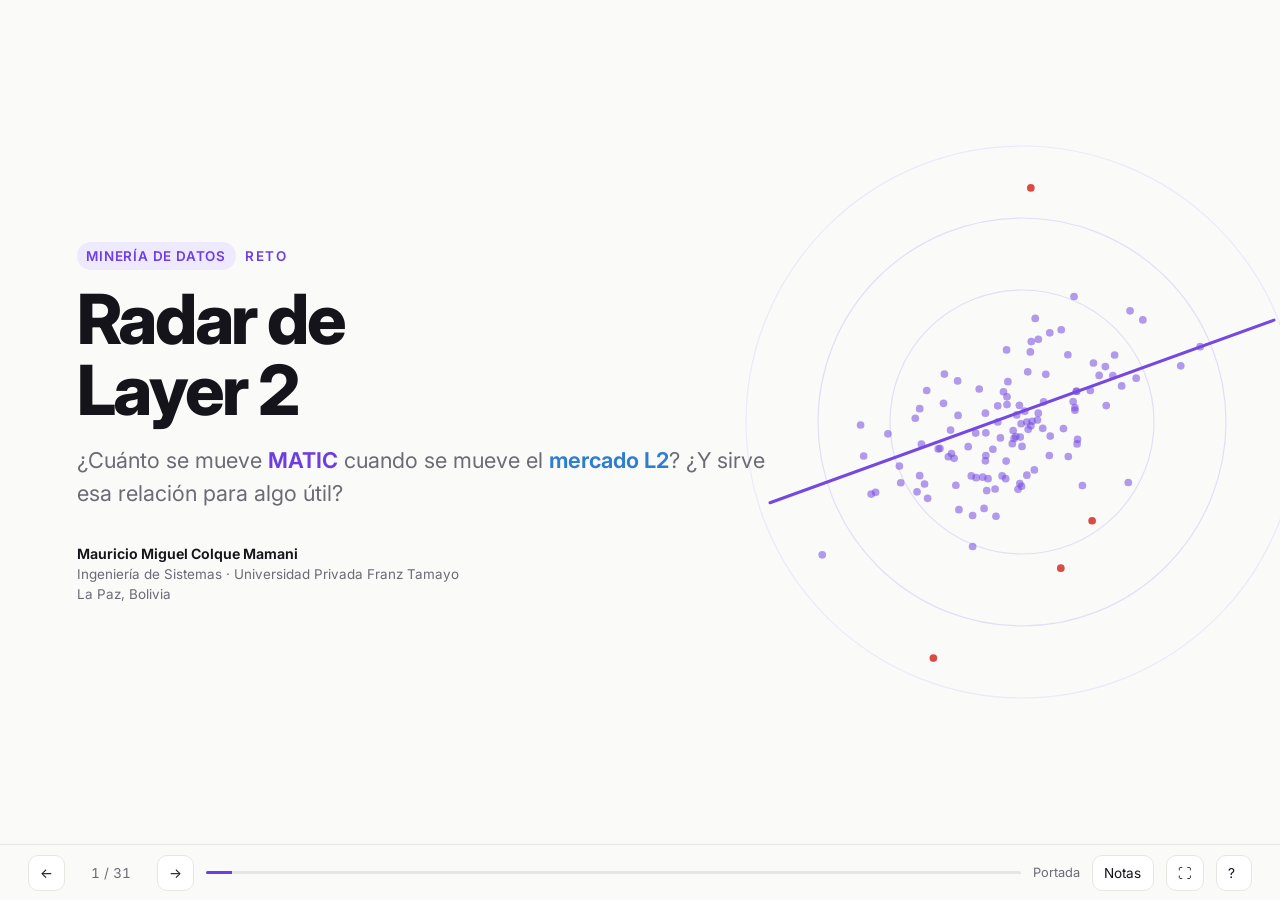
<file: radar-layer2/presentacion/radar-layer2-diapositivas_1.html>
<!DOCTYPE html>
<html lang="es">
<head>
<meta charset="utf-8">
<meta name="viewport" content="width=device-width, initial-scale=1, viewport-fit=cover">
<title>Radar de Layer 2 · Diapositivas</title>
<link rel="icon" href="data:image/svg+xml,%3Csvg xmlns='http://www.w3.org/2000/svg' viewBox='0 0 32 32'%3E%3Crect width='32' height='32' rx='8' fill='%236D3FE0'/%3E%3Cpath d='M7 22 L14 15 L18 18 L25 10' stroke='%23fff' stroke-width='2.8' fill='none' stroke-linecap='round' stroke-linejoin='round'/%3E%3C/svg%3E">
<link rel="preconnect" href="https://fonts.googleapis.com">
<link rel="stylesheet" href="https://fonts.googleapis.com/css2?family=Inter:wght@400;500;600;700;800&family=JetBrains+Mono:wght@400;500&display=swap">
<style>
:root{
  --bg:#FAFAF8; --ink:#14141A; --muted:#6B6B76; --soft:#A3A3AD; --line:#E7E6E1; --card:#FFFFFF;
  --acc:#6D3FE0; --acc-soft:#EFE9FD; --l2:#2F7DD1; --l2-soft:#E6F0FB;
  --good:#18915A; --good-soft:#E3F4EB; --bad:#D9423A; --bad-soft:#FCE9E7; --warn:#C98A0B; --warn-soft:#FBF1DC;
  --ease:cubic-bezier(.2,.7,.1,1);
  --fs-h1:clamp(2rem,5.4vw,4.4rem); --fs-h2:clamp(1.45rem,3.2vw,2.6rem); --fs-big:clamp(3rem,10vw,7.5rem);
  --fs-body:clamp(.95rem,1.35vw,1.2rem); --fs-small:clamp(.8rem,1.05vw,.95rem);
}
*{box-sizing:border-box;margin:0;padding:0}
html,body{height:100%;background:var(--bg);color:var(--ink);font-family:Inter,system-ui,-apple-system,"Segoe UI",Roboto,sans-serif;-webkit-font-smoothing:antialiased;overflow:hidden}
code,.mono{font-family:"JetBrains Mono",ui-monospace,Consolas,monospace;font-size:.88em}
code{background:#F1F0EC;border-radius:6px;padding:.08em .4em}
b,strong{font-weight:650}

/* ---------- deck ---------- */
.deck{position:fixed;inset:0;bottom:56px}
.slide{position:absolute;inset:0;display:flex;overflow-y:auto;overflow-x:hidden;padding:clamp(18px,4.5vw,72px) clamp(18px,6vw,96px);
  visibility:hidden;opacity:0;transition:opacity .5s var(--ease),visibility 0s .5s;scrollbar-width:thin}
.slide.active{visibility:visible;opacity:1;transition:opacity .5s var(--ease),visibility 0s}
.inner{margin:auto;width:100%;max-width:1180px}
.kicker{font-size:var(--fs-small);font-weight:600;letter-spacing:.12em;text-transform:uppercase;color:var(--acc);margin-bottom:.9rem;display:flex;align-items:center;gap:.6rem}
.kicker .pill{background:var(--acc-soft);padding:.25em .7em;border-radius:99px;letter-spacing:.06em}
h1{font-size:var(--fs-h1);line-height:1.02;letter-spacing:-.035em;font-weight:800}
h2{font-size:var(--fs-h2);line-height:1.1;letter-spacing:-.025em;font-weight:750;margin-bottom:1rem;max-width:22ch}
h2.wide{max-width:none}
h3{font-size:clamp(1rem,1.5vw,1.25rem);font-weight:650;margin-bottom:.4rem;letter-spacing:-.01em}
p{font-size:var(--fs-body);line-height:1.55;color:#33333B}
.lead{font-size:clamp(1.05rem,1.7vw,1.4rem);color:var(--muted);max-width:52ch;line-height:1.5}
.muted{color:var(--muted)} .small{font-size:var(--fs-small)}
.acc{color:var(--acc)} .l2c{color:var(--l2)} .goodc{color:var(--good)} .badc{color:var(--bad)}

.g2{display:grid;grid-template-columns:1fr 1fr;gap:clamp(18px,3vw,48px);align-items:center}
.g2.r{grid-template-columns:1.25fr 1fr}
.g2.l{grid-template-columns:1fr 1.35fr}
.g3{display:grid;grid-template-columns:repeat(3,1fr);gap:clamp(12px,1.8vw,24px)}
.g4{display:grid;grid-template-columns:repeat(4,1fr);gap:clamp(10px,1.5vw,20px)}
.stack>*+*{margin-top:1rem}
.card{background:var(--card);border:1px solid var(--line);border-radius:18px;padding:clamp(14px,1.8vw,26px)}
.card.flat{background:transparent}
.card .num{font-size:clamp(1.8rem,3.6vw,3rem);font-weight:800;letter-spacing:-.03em;line-height:1}
.card .lbl{font-size:var(--fs-small);color:var(--muted);margin-top:.4rem;line-height:1.4}
.simple{border-left:3px solid var(--acc);background:var(--acc-soft);border-radius:0 14px 14px 0;padding:.9rem 1.1rem;margin-top:1.2rem}
.simple p{color:#2B2340;font-size:var(--fs-body)}
.simple .t{font-size:.72rem;font-weight:700;letter-spacing:.12em;text-transform:uppercase;color:var(--acc);margin-bottom:.25rem}
.big{font-size:var(--fs-big);font-weight:800;letter-spacing:-.05em;line-height:.95}
.tag{display:inline-block;font-size:.72rem;font-weight:650;letter-spacing:.06em;text-transform:uppercase;padding:.3em .7em;border-radius:99px;background:#F1F0EC;color:var(--muted)}
.tag.good{background:var(--good-soft);color:var(--good)} .tag.bad{background:var(--bad-soft);color:var(--bad)} .tag.warn{background:var(--warn-soft);color:var(--warn)} .tag.acc{background:var(--acc-soft);color:var(--acc)}
ul.clean{list-style:none} ul.clean li{font-size:var(--fs-body);line-height:1.5;padding:.45rem 0 .45rem 1.6rem;position:relative;color:#33333B}
ul.clean li::before{content:"";position:absolute;left:.25rem;top:1.02em;width:.5rem;height:.5rem;border-radius:50%;background:var(--acc)}
table{width:100%;border-collapse:collapse;font-size:var(--fs-small)}
th,td{text-align:left;padding:.6rem .7rem;border-bottom:1px solid var(--line);vertical-align:top}
th{font-weight:600;color:var(--muted);font-size:.78em;text-transform:uppercase;letter-spacing:.06em}
td.n{font-variant-numeric:tabular-nums;white-space:nowrap}
.chart{width:100%;height:auto;display:block;overflow:visible}
.chart text{font-family:Inter,system-ui,sans-serif;fill:var(--muted);font-size:12px}
.chart .ax{stroke:var(--line);stroke-width:1}
.chart .grid{stroke:var(--line);stroke-width:1;stroke-dasharray:2 4}
.chart .zero{stroke:#C9C8C2;stroke-width:1}
.chart .ttl{fill:var(--ink);font-weight:600;font-size:12.5px}
.legend{display:flex;flex-wrap:wrap;gap:.4rem 1.2rem;font-size:var(--fs-small);color:var(--muted);margin-top:.5rem}
.legend i{display:inline-block;width:12px;height:12px;border-radius:3px;margin-right:.4rem;vertical-align:-1px}

/* ---------- reveal animations ---------- */
.rv{opacity:0;transform:translateY(18px);transition:opacity .7s var(--ease),transform .7s var(--ease);transition-delay:calc(var(--d,0) * 110ms + 120ms)}
.rv.fade{transform:none} .rv.left{transform:translateX(-24px)} .rv.zoom{transform:scale(.94)}
.slide.active .rv{opacity:1;transform:none}
.dot{opacity:0;transform-box:fill-box;transform-origin:center;animation:pop .45s var(--ease) forwards}
@keyframes pop{from{opacity:0;transform:scale(0)}to{opacity:1;transform:scale(1)}}
.grow{transform-box:fill-box;transform-origin:bottom;animation:grow .9s var(--ease) forwards;transform:scaleY(0)}
@keyframes grow{to{transform:scaleY(1)}}
.fadein{opacity:0;animation:fi .6s var(--ease) forwards}
@keyframes fi{to{opacity:1}}
.bar{height:100%;width:0;border-radius:inherit;transition:width 1.2s var(--ease);transition-delay:.4s}
.pulse{animation:pulse 2.2s ease-in-out infinite}
@keyframes pulse{0%,100%{opacity:1}50%{opacity:.45}}

/* ---------- cover ---------- */
.cover .orb{position:absolute;right:-8vw;top:50%;width:min(62vw,720px);aspect-ratio:1;transform:translateY(-50%);pointer-events:none;opacity:.95}
.cover .inner{position:relative;z-index:1}
.cover .meta{margin-top:2.2rem;display:grid;gap:.25rem;font-size:var(--fs-small);color:var(--muted)}
.cover .meta b{color:var(--ink);font-size:1.05em}

/* ---------- steps ---------- */
.steps{display:grid;grid-template-columns:repeat(5,1fr);gap:clamp(8px,1.2vw,16px);counter-reset:s}
.step{position:relative;padding:1.1rem 1rem 1.2rem;border-radius:16px;background:var(--card);border:1px solid var(--line)}
.step .n{width:2rem;height:2rem;border-radius:50%;display:grid;place-items:center;background:var(--acc);color:#fff;font-weight:700;font-size:.9rem;margin-bottom:.7rem}
.step h3{font-size:clamp(.95rem,1.3vw,1.1rem)}
.step p{font-size:var(--fs-small);color:var(--muted);line-height:1.45}

/* checklist */
.check{display:flex;gap:.9rem;align-items:flex-start;padding:.75rem 0;border-bottom:1px solid var(--line)}
.check:last-child{border-bottom:0}
.check .ic{flex:none;width:1.7rem;height:1.7rem;border-radius:50%;background:var(--good-soft);display:grid;place-items:center}
.check .ic svg{width:1rem;height:1rem;stroke:var(--good);stroke-width:3;fill:none;stroke-dasharray:24;stroke-dashoffset:24;transition:stroke-dashoffset .6s var(--ease)}
.slide.active .check .ic svg{stroke-dashoffset:0;transition-delay:calc(var(--d,0)*110ms + 400ms)}
.check b{display:block;font-size:var(--fs-body)} .check span{font-size:var(--fs-small);color:var(--muted)}

/* scale -1..1 */
.scale{position:relative;height:14px;border-radius:99px;background:linear-gradient(90deg,var(--bad-soft),#F1F0EC 50%,var(--acc-soft));margin:2.4rem 0 1.2rem}
.scale .mk{position:absolute;top:50%;width:22px;height:22px;border-radius:50%;background:var(--acc);border:4px solid #fff;box-shadow:0 2px 10px rgba(109,63,224,.4);transform:translate(-50%,-50%);left:50%;transition:left 1.4s var(--ease) .5s}
.scale .mk::after{content:attr(data-l);position:absolute;bottom:150%;left:50%;transform:translateX(-50%);font-weight:700;color:var(--acc);font-size:.95rem;white-space:nowrap}
.scale .ticks{position:absolute;top:22px;left:0;right:0;display:flex;justify-content:space-between;font-size:.75rem;color:var(--muted)}
.zones{display:flex;justify-content:space-between;font-size:.75rem;color:var(--soft);margin-top:1.6rem}

/* hbars */
.hb{margin:.9rem 0}
.hb .top{display:flex;justify-content:space-between;font-size:var(--fs-small);margin-bottom:.35rem}
.hb .track{height:16px;border-radius:99px;background:#F1F0EC;overflow:hidden}

/* split timeline */
.split{display:flex;height:64px;border-radius:14px;overflow:hidden;margin:1.4rem 0 .6rem}
.split>div{display:flex;align-items:center;justify-content:center;color:#fff;font-weight:650;font-size:var(--fs-small);transform-origin:left;transform:scaleX(0);transition:transform 1s var(--ease)}
.slide.active .split>div{transform:scaleX(1)}
.slide.active .split>div:nth-child(2){transition-delay:.5s}

/* range diagram */
.range{position:relative;height:120px;margin:1rem 0}
.range .axis{position:absolute;left:0;right:0;top:60px;height:2px;background:var(--line)}

/* donut */
.donut{width:min(260px,60vw);aspect-ratio:1;display:block;margin:auto}
.donut circle{fill:none;stroke-width:16}

/* bottom bar */
.bar-ui{position:fixed;left:0;right:0;bottom:0;height:56px;display:flex;align-items:center;gap:12px;padding:0 clamp(12px,3vw,28px);background:rgba(250,250,248,.92);backdrop-filter:blur(8px);border-top:1px solid var(--line);z-index:10}
.bar-ui .prog{flex:1;height:3px;background:var(--line);border-radius:99px;overflow:hidden}
.bar-ui .prog i{display:block;height:100%;width:0;background:var(--acc);transition:width .5s var(--ease)}
.bar-ui button{border:1px solid var(--line);background:#fff;color:var(--ink);height:36px;min-width:36px;padding:0 .7rem;border-radius:10px;font:inherit;font-size:.85rem;cursor:pointer;display:inline-flex;align-items:center;gap:.4rem;transition:background .2s,border-color .2s}
.bar-ui button:hover{border-color:var(--acc);color:var(--acc)}
.bar-ui button.on{background:var(--acc);color:#fff;border-color:var(--acc)}
.bar-ui .cnt{font-variant-numeric:tabular-nums;font-size:.85rem;color:var(--muted);min-width:4.2rem;text-align:center}
.bar-ui .ttl{font-size:.8rem;color:var(--muted);white-space:nowrap;overflow:hidden;text-overflow:ellipsis;max-width:28vw}
.notes-panel{position:fixed;right:clamp(8px,2vw,24px);bottom:68px;width:min(440px,calc(100vw - 16px));max-height:min(52vh,460px);overflow:auto;background:#14141A;color:#ECECF1;border-radius:16px;padding:1.1rem 1.2rem;box-shadow:0 20px 50px rgba(0,0,0,.25);z-index:11;transform:translateY(12px);opacity:0;pointer-events:none;transition:.3s var(--ease)}
.notes-panel.open{transform:none;opacity:1;pointer-events:auto}
.notes-panel h4{font-size:.7rem;letter-spacing:.14em;text-transform:uppercase;color:#A99BF0;margin-bottom:.5rem}
.notes-panel p,.notes-panel li{font-size:.92rem;line-height:1.55;color:#DADAE2}
.notes-panel p+p{margin-top:.6rem}
.notes-panel ul{padding-left:1.1rem;margin-top:.4rem}
aside.notes{display:none}
.help{position:fixed;inset:0;background:rgba(20,20,26,.45);display:none;place-items:center;z-index:20}
.help.open{display:grid}
.help .box{background:#fff;border-radius:18px;padding:1.4rem 1.6rem;width:min(420px,92vw)}
.help .row{display:flex;justify-content:space-between;padding:.45rem 0;border-bottom:1px solid var(--line);font-size:.92rem}
.help kbd{font-family:"JetBrains Mono",monospace;background:#F1F0EC;border-radius:6px;padding:.1em .5em;font-size:.85em}


/* ---------- v2 ---------- */
.agenda{display:grid;grid-template-columns:repeat(3,1fr);gap:clamp(8px,1.2vw,14px)}
.ag{all:unset;cursor:pointer;display:grid;grid-template-columns:auto 1fr;column-gap:.9rem;row-gap:.15rem;align-items:baseline;background:var(--card);border:1px solid var(--line);border-radius:14px;padding:.9rem 1rem;transition:border-color .25s,transform .25s,box-shadow .25s}
.ag:hover{border-color:var(--acc);box-shadow:0 8px 24px rgba(109,63,224,.12)}
.ag span{grid-row:span 2;font-family:"JetBrains Mono",monospace;color:var(--acc);font-weight:500;font-size:.9rem}
.ag b{font-size:clamp(.95rem,1.3vw,1.08rem)} .ag i{font-style:normal;font-size:var(--fs-small);color:var(--muted)}
.mini .num{font-size:clamp(1.5rem,2.8vw,2.3rem)!important}
.layers{display:grid;gap:10px;margin-bottom:.4rem}
.ly{border-radius:16px;padding:1rem 1.1rem;border:1px solid var(--line);background:var(--card)}
.ly.l2{background:var(--acc-soft);border-color:#D9CCFA} .ly.btc{background:var(--warn-soft);border-color:#F1DDAE}
.chips{display:flex;flex-wrap:wrap;gap:.5rem;margin-top:.7rem}
.chips b{background:#fff;border:1px solid var(--line);border-radius:10px;padding:.35rem .7rem;font-size:var(--fs-small);font-weight:600}
.arrow-down{text-align:center;font-size:.8rem;color:var(--muted)}
.flow{display:grid;grid-template-columns:repeat(8,1fr);gap:10px;position:relative}
.fl{position:relative;background:var(--card);border:1px solid var(--line);border-radius:14px;padding:.9rem .8rem;text-align:left}
.fl:not(:last-child)::after{content:"→";position:absolute;right:-12px;top:1.15rem;color:var(--acc);font-weight:700;z-index:1;font-size:.9rem}
.fl .ic{width:2.1rem;height:2.1rem;border-radius:10px;background:var(--acc-soft);color:var(--acc);display:grid;place-items:center;font-weight:700;margin-bottom:.6rem}
.fl b{display:block;font-size:clamp(.88rem,1.1vw,1rem)} .fl span{font-size:.78rem;color:var(--muted);line-height:1.35;display:block;margin-top:.2rem}
.tools .card h3{margin:.6rem 0 .2rem} .tools .why{margin-top:.5rem;color:#33333B;line-height:1.45}
.xscroll{overflow-x:auto;-webkit-overflow-scrolling:touch}
table.mono-t td{font-family:"JetBrains Mono",monospace;font-size:.85em;white-space:nowrap}
td.hl{background:var(--warn-soft);color:var(--warn);font-weight:600;border-radius:4px}
.xl{margin-top:1rem;border:1px solid #CFD8D3;border-radius:14px;overflow:hidden;background:#fff;box-shadow:0 10px 30px rgba(0,0,0,.05)}
.xl-top{display:flex;align-items:center;gap:.5rem;padding:.55rem .9rem;background:#1D6F42;color:#fff;font-size:.85rem}
.xl-top .muted{color:#CDE6D7}
.xl-dot{width:10px;height:10px;border-radius:50%;background:rgba(255,255,255,.45)}
.xl-fx{display:flex;align-items:center;gap:.7rem;padding:.45rem .8rem;border-bottom:1px solid #E1E6E3;font-size:.85rem;overflow-x:auto;white-space:nowrap}
.xl-name{border:1px solid #D6DBD8;border-radius:4px;padding:.1rem .6rem;font-family:"JetBrains Mono",monospace;font-size:.8rem}
.xl-f{font-style:italic;color:var(--muted);font-family:serif}
.xl-fx code{background:transparent;padding:0}
table.xl-grid{border-collapse:collapse;font-size:clamp(.7rem,.95vw,.85rem);min-width:760px}
.xl-grid th,.xl-grid td{border:1px solid #E3E7E5;padding:.32rem .55rem;white-space:nowrap;text-transform:none;letter-spacing:0}
.xl-grid tr.h th{background:#F3F5F4;text-align:center;color:#5B6660;font-weight:500;font-size:.8em}
.xl-grid tr th:first-child{background:#F3F5F4;color:#5B6660;font-weight:500;text-align:center;width:2.4rem;font-size:.8em}
.xl-grid td{font-variant-numeric:tabular-nums;text-align:right}
.xl-grid td.hd{font-weight:600;text-align:left;background:#FAFBFA}
.xl-grid td:nth-child(2){text-align:left}
.xl-grid .gap{background:#FAFAFA;color:var(--soft);text-align:center;min-width:3.5rem}
.xl-grid td.k{text-align:left;font-weight:600;color:#33333B;background:#FBFAFF}
.xl-grid td.v{color:var(--acc);font-weight:600;background:#FBFAFF}
.xl-grid td.sel{outline:2.5px solid #1D6F42;outline-offset:-2px;background:#EAF5EE;color:#1D6F42}
.xl-grid tr.dots td{text-align:center;color:var(--soft)}
table.ftab td{padding:.42rem .6rem} table.ftab code{white-space:nowrap}
ul.clean.g li::before{background:var(--good)} ul.clean.w li::before{background:var(--warn)} ul.clean.r li::before{background:var(--bad)}
.vdr ul.clean li{font-size:var(--fs-small)}
.probs .card h3{margin:.6rem 0 .25rem}
@media (max-width:1100px){.flow{grid-template-columns:repeat(4,1fr)} .fl:nth-child(4)::after{display:none}}
@media (max-width:860px){.agenda{grid-template-columns:1fr 1fr}}
@media (max-width:520px){.agenda{grid-template-columns:1fr} .flow{grid-template-columns:1fr 1fr} .fl:nth-child(even)::after{display:none}}

/* ---------- responsive ---------- */
@media (max-width:980px){
  .steps{grid-template-columns:repeat(2,1fr)} .steps .step:last-child{grid-column:span 2}
  .g4{grid-template-columns:repeat(2,1fr)}
}
@media (max-width:860px){
  .g2,.g2.r,.g2.l{grid-template-columns:1fr}
  .g3{grid-template-columns:1fr}
  .cover .orb{opacity:.18;right:-30vw;width:110vw}
  .bar-ui .ttl{display:none}
  h2{max-width:none}
  .g2.r>.rv.zoom:first-child{order:2}
  .chart text{font-size:16px}
  .chart .ttl{font-size:16px}
}
@media (max-width:520px){
  .bar-ui .hide-s{display:none}
  .steps{grid-template-columns:1fr} .steps .step:last-child{grid-column:auto}
  th,td{padding:.45rem .4rem}
}
@media (max-height:560px) and (min-width:861px){ .slide{padding-top:16px;padding-bottom:16px} }
@media (prefers-reduced-motion:reduce){ *{animation-duration:.01ms!important;transition-duration:.01ms!important;transition-delay:0s!important;animation-delay:0s!important} }
@media print{
  html,body{overflow:visible;height:auto}
  .deck{position:static} .bar-ui,.notes-panel,.help{display:none!important}
  .slide{position:relative;visibility:visible;opacity:1;page-break-after:always;min-height:100vh}
  .rv{opacity:1;transform:none}
}
</style>
</head>
<body>

<main class="deck" id="deck">

<!-- 1 · PORTADA -->
<section class="slide cover" data-title="Portada">
  <svg class="orb" viewBox="0 0 600 600" aria-hidden="true" id="orb"></svg>
  <div class="inner">
    <p class="kicker rv"><span class="pill">Minería de Datos</span> Reto</p>
    <h1 class="rv" style="--d:1">Radar de<br>Layer 2</h1>
    <p class="lead rv" style="--d:2;margin-top:1.2rem">¿Cuánto se mueve <b class="acc">MATIC</b> cuando se mueve el <b class="l2c">mercado L2</b>? ¿Y sirve esa relación para algo útil?</p>
    <div class="meta rv" style="--d:3">
      <b>Mauricio Miguel Colque Mamani</b>
      <span>Ingeniería de Sistemas · Universidad Privada Franz Tamayo</span>
      <span>La Paz, Bolivia</span>
    </div>
  </div>
  <aside class="notes">
    <p>Buenos días. Voy a presentar el reto “Radar de Layer 2”.</p>
    <p>La idea es sencilla: tomamos una criptomoneda, MATIC, y queremos saber si su precio sigue al resto del mercado al que pertenece, y en qué medida. Todo lo que voy a mostrar lo calculé con Python y lo comprobé en Excel.</p>
    <p>Usen las flechas ← → para avanzar. Este panel de notas se abre con la tecla N.</p>
  </aside>
</section>

<!-- A · AGENDA -->
<section class="slide" data-title="¿Por dónde empezamos?">
  <div class="inner">
    <p class="kicker rv">Agenda</p>
    <h2 class="rv wide" style="--d:1">¿Por dónde empezamos?</h2>
    <p class="rv lead" style="--d:2">El recorrido va de lo general a lo específico: primero qué es y de qué trata, después cómo se hizo y al final qué se encontró.</p>
    <div class="agenda" style="margin-top:1.6rem">
      <button class="ag rv" style="--d:3" data-go="¿Qué es esto?"><span>01</span><b>¿Qué es esto?</b><i>Minería de datos y el reto</i></button>
      <button class="ag rv" style="--d:3" data-go="La pregunta"><span>02</span><b>¿De qué trata?</b><i>La pregunta y los conceptos</i></button>
      <button class="ag rv" style="--d:4" data-go="¿Cómo se hace?"><span>03</span><b>¿Cómo se hace?</b><i>El proceso de principio a fin</i></button>
      <button class="ag rv" style="--d:4" data-go="Herramientas"><span>04</span><b>Herramientas</b><i>Qué usé y por qué</i></button>
      <button class="ag rv" style="--d:5" data-go="Los datos"><span>05</span><b>Los datos y el Excel</b><i>Qué contienen y cómo se ven</i></button>
      <button class="ag rv" style="--d:5" data-go="Paso 1 · Limpiar"><span>06</span><b>Limpieza y problemas</b><i>Datos faltantes, errores, decisiones</i></button>
      <button class="ag rv" style="--d:6" data-go="Paso 2 · El precio"><span>07</span><b>Análisis y resultados</b><i>Beta, validación, escenario, alertas</i></button>
      <button class="ag rv" style="--d:6" data-go="Ventajas y riesgos"><span>08</span><b>Ventajas y riesgos</b><i>Lo bueno, lo malo y lo peligroso</i></button>
      <button class="ag rv" style="--d:7" data-go="Resumen"><span>09</span><b>Conclusión</b><i>La respuesta en una lámina</i></button>
    </div>
  </div>
  <aside class="notes">
    <p>Antes de entrar a los números, este es el mapa de la presentación.</p>
    <p>Empiezo explicando qué es la minería de datos y en qué consiste el reto; luego la pregunta que queremos responder; después cómo se hizo, con qué herramientas y con qué datos; qué problemas encontré en los datos; los resultados; y al final ventajas, riesgos y conclusión.</p>
    <p>Cada punto de esta agenda es clicable: lleva directo a esa sección.</p>
  </aside>
</section>

<!-- B · QUÉ ES ESTO -->
<section class="slide" data-title="¿Qué es esto?">
  <div class="inner g2">
    <div>
      <p class="kicker rv"><span class="pill">01</span> ¿Qué es esto?</p>
      <h2 class="rv" style="--d:1">Un proyecto de minería de datos</h2>
      <p class="rv" style="--d:2"><b>Minería de datos</b> es buscar patrones útiles dentro de muchos datos: relaciones, tendencias o casos raros que a simple vista no se notan.</p>
      <p class="rv" style="--d:3;margin-top:.8rem">Este trabajo es un <b>reto de clase</b>: con una guía de 5 pasos, aplicar ese proceso completo a datos de criptomonedas, de los datos crudos a una conclusión honesta.</p>
      <div class="simple rv" style="--d:4"><p class="t">En simple</p><p>Es como ser detective: los datos son las pistas y el objetivo es responder una pregunta con pruebas, no con opiniones.</p></div>
    </div>
    <div class="stack">
      <div class="card rv" style="--d:2">
        <span class="tag acc">El reto</span>
        <div class="g3 mini" style="margin-top:.9rem">
          <div><div class="num">90</div><div class="lbl">minutos sugeridos</div></div>
          <div><div class="num">5</div><div class="lbl">pasos + 1 bonus</div></div>
          <div><div class="num">10</div><div class="lbl">puntos de evaluación</div></div>
        </div>
      </div>
      <div class="card rv" style="--d:3">
        <h3>Qué se entrega</h3>
        <ul class="clean">
          <li>Un <b>notebook</b> o una <b>hoja de cálculo</b> con los 5 pasos, gráficos y respuestas escritas.</li>
          <li>Un <b>resumen</b> con la beta, la validación, el uso práctico y una limitación.</li>
        </ul>
        <p class="small muted" style="margin-top:.4rem">Yo hice además: script reproducible, Excel con fórmulas, informe, demo web y estas diapositivas.</p>
      </div>
    </div>
  </div>
  <aside class="notes">
    <p>¿Qué es esto? Es un proyecto de minería de datos: tomar un conjunto de datos, limpiarlo, explorarlo, construir un modelo, comprobar si funciona y sacar una conclusión útil.</p>
    <p>Concretamente es el reto “Radar de Layer 2”, pensado para unos 90 minutos y nivel inicial. La guía tiene 5 pasos y un bonus, y se evalúa sobre 10 puntos: datos limpios, gráficos claros, beta bien interpretada, validación honesta y uso práctico con límites.</p>
    <p>La guía pedía un notebook o una hoja de cálculo y un resumen. Yo hice las dos versiones (Python y Excel) para comprobar que los números coinciden, más un informe, una demo web y esta presentación.</p>
  </aside>
</section>

<!-- 2 · LA PREGUNTA -->
<section class="slide" data-title="La pregunta">
  <div class="inner g2">
    <div>
      <p class="kicker rv"><span class="pill">02</span> ¿De qué trata?</p>
      <h2 class="rv" style="--d:1">Cuando el mercado sube o baja, ¿MATIC lo sigue?</h2>
      <p class="rv" style="--d:2">Polygon (MATIC) es una criptomoneda de <b>Layer 2</b>. Su precio parece moverse junto con las demás monedas de su grupo.</p>
      <p class="rv" style="--d:3;margin-top:.8rem">Mi tarea fue <b>medir cuánto</b> lo sigue y decidir si ese número sirve para algo práctico.</p>
      <div class="simple rv" style="--d:4"><p class="t">En simple</p><p>Es como un bote en un río: la corriente (el mercado) lo empuja, pero el bote también tiene su propio motor. Queremos saber cuánto empuja la corriente.</p></div>
    </div>
    <div class="rv zoom" style="--d:2">
      <svg class="chart" id="c-intro" viewBox="0 0 520 360"></svg>
      <div class="legend"><span><i style="background:var(--l2)"></i>Mercado L2 (índice)</span><span><i style="background:var(--acc)"></i>MATIC</span></div>
    </div>
  </div>
  <aside class="notes">
    <p>El problema: MATIC es un token Layer 2 y parece que se mueve con el mercado L2. No basta con decir “se parecen”; hay que poner un número.</p>
    <p>El gráfico muestra los primeros 30 días reales del dataset: en azul cómo se movió el mercado L2 cada día, en morado cómo se movió MATIC. A veces van juntos, a veces no.</p>
    <p>La analogía del bote: el mercado es la corriente y MATIC tiene su propio motor (noticias, eventos del proyecto). Vamos a medir la fuerza de la corriente.</p>
  </aside>
</section>

<!-- 3 · CONCEPTOS -->
<section class="slide" data-title="Conceptos clave">
  <div class="inner">
    <p class="kicker rv"><span class="pill">02</span> Conceptos clave</p>
    <h2 class="rv wide" style="--d:1">Tres ideas para entender todo lo demás</h2>
    <div class="g3" style="margin-top:1.6rem">
      <div class="card rv" style="--d:2">
        <span class="tag acc">1 · Layer 2</span>
        <h3 style="margin-top:.8rem">Una “vía rápida”</h3>
        <p class="small muted">Las redes Layer 2 funcionan encima de una blockchain principal para hacer transacciones más rápidas y baratas. MATIC es una de ellas.</p>
      </div>
      <div class="card rv" style="--d:3">
        <span class="tag acc">2 · Retorno</span>
        <h3 style="margin-top:.8rem">Cuánto cambió el precio en un día</h3>
        <p class="small muted">Si ayer valía 1,00 USD y hoy 1,02 USD, el retorno es <b>+2 %</b>. En los datos se escribe en decimal: <code>0.02</code>.</p>
        <p class="small muted" style="margin-top:.5rem"><code>0.0189</code> = +1,89 % · <code>-0.05</code> = −5 %</p>
      </div>
      <div class="card rv" style="--d:4">
        <span class="tag acc">3 · Índice L2</span>
        <h3 style="margin-top:.8rem">El “promedio” del grupo</h3>
        <p class="small muted">Resume cómo se movieron ese día todas las monedas Layer 2 (usa la mediana). Es el “mercado” contra el que comparamos a MATIC.</p>
      </div>
    </div>
    <div class="simple rv" style="--d:5"><p class="t">¿Por qué retornos y no precios?</p><p>Los precios suben o bajan con el tiempo y pueden parecer relacionados aunque no lo estén. Los retornos comparan <b>día contra día</b>, que es lo justo.</p></div>
  </div>
  <aside class="notes">
    <p>Tres conceptos para que todos sigamos la presentación.</p>
    <ul><li>Layer 2: una capa encima de una blockchain grande (como Ethereum) que hace todo más rápido y barato.</li>
    <li>Retorno: el cambio porcentual de un día a otro. Ojo: en el archivo viene en decimal, 0.01 es 1 %. Técnicamente es un retorno logarítmico, ln(precio de hoy / precio de ayer), pero para cambios pequeños es casi igual al porcentaje.</li>
    <li>Índice L2: la mediana de los retornos de varios tokens L2; representa “al mercado”.</li></ul>
    <p>Regla de oro de la guía: trabajar con retornos, no con precios, porque las tendencias de precio engañan a cualquier modelo.</p>
  </aside>
</section>

<!-- C · TOKENS -->
<section class="slide" data-title="Los tokens">
  <div class="inner g2">
    <div>
      <p class="kicker rv"><span class="pill">02</span> Los tokens</p>
      <h2 class="rv" style="--d:1">¿Qué es un token y qué tokens aparecen?</h2>
      <p class="rv" style="--d:2">Un <b>token</b> es una moneda digital que vive en una blockchain. Su precio sube y baja según cuánto lo compran y venden.</p>
      <div class="card rv" style="--d:3;margin-top:1rem;padding:6px 12px">
        <table>
          <tr><th>Token</th><th>Qué es</th><th>Papel en el reto</th></tr>
          <tr><td><b class="acc">MATIC</b></td><td>Token de Polygon (Layer 2)</td><td>Lo que queremos explicar</td></tr>
          <tr><td><b class="l2c">Índice L2</b></td><td>Mediana de varios tokens Layer 2</td><td>El “mercado” que lo explica</td></tr>
          <tr><td><b style="color:var(--warn)">BTC</b></td><td>Bitcoin, la cripto más grande</td><td>Segundo factor (bonus)</td></tr>
        </table>
      </div>
      <p class="rv small muted" style="--d:4;margin-top:.8rem">El dataset no dice qué tokens exactos forman el índice; solo que es su <b>mediana</b>. Se usa la mediana y no el promedio para que un solo token con un día loco no distorsione el índice.</p>
    </div>
    <div class="rv zoom" style="--d:2">
      <div class="layers">
        <div class="ly l2"><span class="tag acc">Layer 2 · vías rápidas</span><div class="chips"><b class="acc">Polygon (MATIC)</b><b>Arbitrum</b><b>Optimism</b><b>…</b></div></div>
        <div class="arrow-down">construidas encima de ↓</div>
        <div class="ly l1"><span class="tag">Layer 1 · blockchain principal</span><div class="chips"><b>Ethereum</b></div></div>
        <div class="ly btc"><span class="tag warn">Referencia del mercado cripto</span><div class="chips"><b>Bitcoin (BTC)</b></div></div>
      </div>
      <div class="simple"><p class="t">En simple</p><p>Ethereum es la autopista principal; las Layer 2 son carriles exprés construidos encima. MATIC es uno de esos carriles.</p></div>
    </div>
  </div>
  <aside class="notes">
    <p>Un token es una moneda digital registrada en una blockchain. En este reto hay tres series de precios de tokens:</p>
    <ul><li>MATIC, el token de Polygon, que es una red Layer 2 sobre Ethereum. Es la variable que queremos explicar.</li>
    <li>El índice L2, que resume a varios tokens Layer 2 tomando la mediana de sus retornos cada día. Ejemplos conocidos de redes Layer 2 son Arbitrum y Optimism; el dataset no detalla cuáles componen el índice.</li>
    <li>Bitcoin, que se usa en el bonus como factor general del mercado cripto.</li></ul>
    <p>¿Por qué mediana? Porque si un token del grupo se dispara un día, el promedio se movería mucho; la mediana casi no.</p>
  </aside>
</section>

<!-- D · CÓMO SE HACE -->
<section class="slide" data-title="¿Cómo se hace?">
  <div class="inner">
    <p class="kicker rv"><span class="pill">03</span> ¿Cómo se hace?</p>
    <h2 class="rv wide" style="--d:1">El proceso, de principio a fin</h2>
    <p class="rv lead" style="--d:2">Todo proyecto de minería de datos sigue un camino parecido. Este fue el mío:</p>
    <div class="flow" style="margin-top:1.6rem">
      <div class="fl rv" style="--d:3"><div class="ic">?</div><b>Pregunta</b><span>¿MATIC sigue al mercado L2? ¿Cuánto?</span></div>
      <div class="fl rv" style="--d:4"><div class="ic">▦</div><b>Datos</b><span>CSV con 120 días y 6 columnas</span></div>
      <div class="fl rv" style="--d:5"><div class="ic">✓</div><b>Limpieza</b><span>Faltantes, duplicados, fechas, tipos</span></div>
      <div class="fl rv" style="--d:6"><div class="ic">◔</div><b>Exploración</b><span>Gráficos y correlación</span></div>
      <div class="fl rv" style="--d:7"><div class="ic">╱</div><b>Modelo</b><span>Recta de regresión → beta</span></div>
      <div class="fl rv" style="--d:8"><div class="ic">⚖</div><b>Validación</b><span>Probar con días no vistos</span></div>
      <div class="fl rv" style="--d:9"><div class="ic">⚑</div><b>Uso</b><span>Escenario y alertas</span></div>
      <div class="fl rv" style="--d:10"><div class="ic">✎</div><b>Comunicar</b><span>Informe, demo web, diapositivas</span></div>
    </div>
    <div class="simple rv" style="--d:11"><p class="t">Clave</p><p>Cada número lo calculé <b>dos veces</b>: en Python y en Excel. Si ambos coinciden, el resultado es confiable y no un error de fórmula.</p></div>
  </div>
  <aside class="notes">
    <p>Así se hace un proyecto de este tipo, en orden:</p>
    <ul><li>Se parte de una pregunta clara.</li><li>Se cargan y revisan los datos.</li><li>Se limpian.</li><li>Se exploran con gráficos antes de calcular.</li><li>Se construye un modelo, aquí una recta.</li><li>Se valida con datos que el modelo no usó.</li><li>Se le da un uso práctico.</li><li>Y se comunica de forma honesta.</li></ul>
    <p>Lo hice primero en un notebook de Python, luego lo repliqué en Excel con las fórmulas de la guía para verificar, y finalmente preparé el informe, una demo web y estas diapositivas. Todo está versionado en GitHub.</p>
  </aside>
</section>

<!-- E · HERRAMIENTAS -->
<section class="slide" data-title="Herramientas">
  <div class="inner">
    <p class="kicker rv"><span class="pill">04</span> Herramientas</p>
    <h2 class="rv wide" style="--d:1">Qué usé y por qué</h2>
    <div class="g4 tools" style="margin-top:1.3rem">
      <div class="card rv" style="--d:2"><span class="tag acc">Lenguaje</span><h3>Python</h3><p class="small muted">Lenguaje estándar para análisis de datos.</p><p class="small why"><b>Por qué:</b> todo queda en código: se puede repetir y revisar paso a paso.</p></div>
      <div class="card rv" style="--d:2"><span class="tag acc">Librería</span><h3>pandas</h3><p class="small muted">Maneja tablas de datos.</p><p class="small why"><b>Por qué:</b> cargar el CSV y revisar nulos, duplicados y fechas en una línea cada uno.</p></div>
      <div class="card rv" style="--d:3"><span class="tag acc">Librería</span><h3>numpy</h3><p class="small muted">Cálculo numérico rápido.</p><p class="small why"><b>Por qué:</b> ajustar la recta (<code>polyfit</code>), calcular RMSE y el bootstrap.</p></div>
      <div class="card rv" style="--d:3"><span class="tag acc">Librería</span><h3>matplotlib</h3><p class="small muted">Gráficos en Python.</p><p class="small why"><b>Por qué:</b> ver la relación antes de medirla; los gráficos del informe salen de aquí.</p></div>
      <div class="card rv" style="--d:4"><span class="tag">Entorno</span><h3>Jupyter + VS Code</h3><p class="small muted">Notebook: código, gráficos y texto juntos.</p><p class="small why"><b>Por qué:</b> cada paso tiene su celda de código y su respuesta escrita, como pide la guía.</p></div>
      <div class="card rv" style="--d:4"><span class="tag good">Hoja de cálculo</span><h3>Excel</h3><p class="small muted">Fórmulas visibles en celdas.</p><p class="small why"><b>Por qué:</b> verificar cada número por otro camino y que cualquiera pueda ver el cálculo.</p></div>
      <div class="card rv" style="--d:5"><span class="tag warn">Web</span><h3>HTML · CSS · JS</h3><p class="small muted">La demo y estas diapositivas.</p><p class="small why"><b>Por qué:</b> se abre en cualquier navegador y pantalla, sin instalar nada.</p></div>
      <div class="card rv" style="--d:5"><span class="tag">Versiones</span><h3>Git + GitHub</h3><p class="small muted">Guarda el historial del proyecto.</p><p class="small why"><b>Por qué:</b> usar el proyecto desde cualquier computadora y publicar la demo.</p></div>
    </div>
  </div>
  <aside class="notes">
    <p>Cada herramienta tiene una razón:</p>
    <ul><li>Python porque es el estándar en ciencia de datos y deja el análisis reproducible.</li>
    <li>pandas para leer el CSV y hacer la limpieza: isna, duplicated, diff de fechas, describe.</li>
    <li>numpy para la regresión con polyfit, el RMSE, el bootstrap de 5000 remuestreos y la regresión con dos factores (lstsq).</li>
    <li>matplotlib para los gráficos con título, ejes y unidades.</li>
    <li>Jupyter dentro de VS Code porque mezcla código, resultados y texto.</li>
    <li>Excel para verificar con fórmulas como PENDIENTE o COEF.DE.CORREL; además es lo que más gente sabe leer.</li>
    <li>HTML, CSS y JavaScript para la demo interactiva y estas diapositivas; los gráficos están hechos a mano con SVG, sin librerías.</li>
    <li>Git y GitHub para tener el proyecto en la nube y versionado.</li></ul>
  </aside>
</section>

<!-- 4 · RUTA -->
<section class="slide" data-title="La ruta del análisis">
  <div class="inner">
    <p class="kicker rv"><span class="pill">03</span> La guía del reto</p>
    <h2 class="rv wide" style="--d:1">El análisis en 5 pasos</h2>
    <div class="steps" style="margin-top:1.6rem">
      <div class="step rv" style="--d:2"><div class="n">1</div><h3>Limpiar</h3><p>Revisar que los datos estén completos y correctos.</p></div>
      <div class="step rv" style="--d:3"><div class="n">2</div><h3>Explorar</h3><p>Mirar los gráficos antes de calcular.</p></div>
      <div class="step rv" style="--d:4"><div class="n">3</div><h3>Medir</h3><p>Calcular la <b>beta</b>: cuánto sigue MATIC al mercado.</p></div>
      <div class="step rv" style="--d:5"><div class="n">4</div><h3>Validar</h3><p>Probar el modelo con días que nunca vio.</p></div>
      <div class="step rv" style="--d:6"><div class="n">5</div><h3>Usar</h3><p>Escenario de crisis y alertas de días raros.</p></div>
    </div>
    <p class="rv small muted" style="--d:7;margin-top:1.4rem">Así organiza la guía el trabajo. Cada paso tiene un objetivo, código en Python, su equivalente en Excel y un punto de control para saber si vas bien.</p>
  </div>
  <aside class="notes">
    <p>Seguí cinco pasos, que son el esqueleto de cualquier proyecto de minería de datos: limpiar, explorar, modelar, validar y usar.</p>
    <p>Además hice el bonus: agregar Bitcoin como segundo factor.</p>
    <p>Todo está en un notebook de Python, en un script reproducible, en un Excel con las fórmulas de la guía y en una demo web. Los números coinciden en las tres versiones.</p>
  </aside>
</section>

<!-- 5 · DATASET -->
<section class="slide" data-title="Los datos">
  <div class="inner g2 l">
    <div>
      <p class="kicker rv"><span class="pill">05</span> Los datos</p>
      <h2 class="rv" style="--d:1">120 días, una fila por día</h2>
      <p class="rv" style="--d:2">Del <b>1 de marzo</b> al <b>28 de junio de 2023</b>. Es un dataset sintético creado para el reto, con la misma estructura de un análisis real.</p>
      <div class="g2 rv" style="--d:3;margin-top:1.2rem;gap:12px;grid-template-columns:1fr 1fr">
        <div class="card"><div class="num" data-count="120">0</div><div class="lbl">filas (días)</div></div>
        <div class="card"><div class="num" data-count="6">0</div><div class="lbl">columnas</div></div>
      </div>
    </div>
    <div class="card rv" style="--d:2">
      <table>
        <tr><th>Columna</th><th>Qué es</th></tr>
        <tr><td><code>fecha</code></td><td>Día de la observación</td></tr>
        <tr><td><code>precio_matic</code></td><td>Precio de MATIC en dólares (USD)</td></tr>
        <tr><td><code>ret_matic</code></td><td>Retorno diario de MATIC (decimal)</td></tr>
        <tr><td><code>ret_indice_l2</code></td><td>Retorno diario del mercado L2 (decimal)</td></tr>
        <tr><td><code>ret_btc</code></td><td>Retorno diario de Bitcoin (decimal)</td></tr>
        <tr><td><code>volumen_musd</code></td><td>Dinero negociado, en millones de USD</td></tr>
      </table>
    </div>
  </div>
  <aside class="notes">
    <p>El archivo dataset_reto_l2.csv tiene 120 días y 6 columnas.</p>
    <p>Las dos columnas protagonistas son ret_matic (lo que queremos explicar) y ret_indice_l2 (lo que lo explica). ret_btc se usa en el bonus y volumen_musd ayuda a interpretar las alertas.</p>
    <p>Importante: los retornos están en decimal. Si una fórmula pide “1 %”, se usa 0.01.</p>
  </aside>
</section>

<!-- F · QUÉ CONTIENEN -->
<section class="slide" data-title="Qué contienen los datos">
  <div class="inner">
    <p class="kicker rv"><span class="pill">05</span> ¿Qué contienen los datos?</p>
    <h2 class="rv wide" style="--d:1">Así se ve el archivo por dentro</h2>
    <div class="g2" style="align-items:start;margin-top:1rem">
      <div class="card rv" style="--d:2;padding:10px 12px">
        <h3 style="padding:.3rem .5rem 0">Primeras 5 filas del CSV</h3>
        <div class="xscroll"><table class="mono-t">
          <tr><th>fecha</th><th>precio</th><th>ret_matic</th><th>ret_l2</th><th>ret_btc</th><th>vol.</th></tr>
          <tr><td>2023-03-01</td><td>1.0894</td><td>-0.0097</td><td class="hl">0.0</td><td>0.0009</td><td>66.9</td></tr>
          <tr><td>2023-03-02</td><td>1.1102</td><td>0.0189</td><td>0.0054</td><td>-0.0027</td><td>80.6</td></tr>
          <tr><td>2023-03-03</td><td>1.1032</td><td>-0.0063</td><td>-0.0049</td><td>-0.0041</td><td>66.6</td></tr>
          <tr><td>2023-03-04</td><td>1.0895</td><td>-0.0125</td><td>-0.016</td><td>-0.0296</td><td>64.2</td></tr>
          <tr><td>2023-03-05</td><td>1.0751</td><td>-0.0133</td><td>-0.0082</td><td>-0.0162</td><td>50.5</td></tr>
          <tr><td colspan="6" class="muted" style="text-align:center">… 115 filas más, hasta 2023-06-28</td></tr>
        </table></div>
        <p class="small muted" style="padding:.3rem .5rem">Ejemplo: el 2-mar MATIC subió <b>+1,89 %</b> (0.0189) y el mercado L2 <b>+0,54 %</b>.</p>
      </div>
      <div class="card rv" style="--d:3;padding:10px 12px">
        <h3 style="padding:.3rem .5rem 0">Resumen de cada columna</h3>
        <div class="xscroll"><table>
          <tr><th>Columna</th><th>Mín.</th><th>Máx.</th><th>Promedio</th></tr>
          <tr><td>Precio MATIC</td><td class="n">0,74 $</td><td class="n">1,11 $</td><td class="n">0,85 $</td></tr>
          <tr><td>Retorno MATIC</td><td class="n badc">−9,37 %</td><td class="n goodc">+9,29 %</td><td class="n">−0,29 %</td></tr>
          <tr><td>Retorno L2</td><td class="n badc">−4,53 %</td><td class="n goodc">+4,04 %</td><td class="n">−0,26 %</td></tr>
          <tr><td>Retorno BTC</td><td class="n badc">−3,71 %</td><td class="n goodc">+3,16 %</td><td class="n">−0,31 %</td></tr>
          <tr><td>Volumen</td><td class="n">44,4 M$</td><td class="n">89,3 M$</td><td class="n">64,1 M$</td></tr>
        </table></div>
      </div>
    </div>
    <div class="g3" style="margin-top:1rem">
      <div class="card rv" style="--d:4"><div class="num" style="font-size:clamp(1.4rem,2.6vw,2rem)"><span class="goodc">51</span> / <span class="badc">67</span></div><div class="lbl">días que MATIC subió / bajó (2 sin cambio)</div></div>
      <div class="card rv" style="--d:5"><div class="num" style="font-size:clamp(1.4rem,2.6vw,2rem)">×1,6</div><div class="lbl">MATIC se mueve 1,6 veces más que el índice L2 (desviación 2,44 % vs 1,56 %)</div></div>
      <div class="card rv" style="--d:6"><div class="num" style="font-size:clamp(1.4rem,2.6vw,2rem)">0</div><div class="lbl">datos faltantes en las 720 celdas (120 filas × 6 columnas)</div></div>
    </div>
  </div>
  <aside class="notes">
    <p>Así se ve el archivo crudo. Cada fila es un día; los retornos están en decimal y el volumen en millones de dólares. La celda marcada es el 0.0 del primer día, del que hablaré en los problemas encontrados.</p>
    <p>El resumen por columna (df.describe en Python, MIN, MAX y PROMEDIO en Excel) muestra que fue un periodo bajista: los tres retornos tienen promedio negativo y MATIC bajó más días de los que subió.</p>
    <p>También se ve que MATIC es más volátil que el índice: su desviación estándar diaria es 2,44 % frente a 1,56 %. Tiene sentido: un índice que resume varios tokens se mueve menos que un token solo.</p>
  </aside>
</section>

<!-- G · EXCEL HOJA -->
<section class="slide" data-title="La hoja de Excel">
  <div class="inner">
    <p class="kicker rv"><span class="pill">05</span> La tabla de Excel</p>
    <h2 class="rv wide" style="--d:1">El mismo análisis, hecho con fórmulas</h2>
    <div class="xl rv zoom" style="--d:2">
      <div class="xl-top"><span class="xl-dot"></span><span class="xl-dot"></span><span class="xl-dot"></span><b>reto_radar_l2.xlsx</b><span class="muted">· hoja “datos”</span></div>
      <div class="xl-fx"><span class="xl-name">L2</span><span class="xl-f">fx</span><code>=PENDIENTE(C2:C121;D2:D121)</code></div>
      <div class="xscroll"><table class="xl-grid">
        <tr class="h"><th></th><th>A</th><th>B</th><th>C</th><th>D</th><th>E</th><th>F</th><th class="gap">G … J</th><th>K</th><th>L</th></tr>
        <tr><th>1</th><td class="hd">fecha</td><td class="hd">precio_matic</td><td class="hd">ret_matic</td><td class="hd">ret_indice_l2</td><td class="hd">ret_btc</td><td class="hd">volumen_musd</td><td class="gap"></td><td class="k">alpha</td><td class="v">−0,00097</td></tr>
        <tr><th>2</th><td>01/03/2023</td><td>1,0894</td><td>−0,0097</td><td>0</td><td>0,0009</td><td>66,9</td><td class="gap"></td><td class="k">beta</td><td class="v sel">0,7248</td></tr>
        <tr><th>3</th><td>02/03/2023</td><td>1,1102</td><td>0,0189</td><td>0,0054</td><td>−0,0027</td><td>80,6</td><td class="gap"></td><td class="k">correlación</td><td class="v">0,4624</td></tr>
        <tr><th>4</th><td>03/03/2023</td><td>1,1032</td><td>−0,0063</td><td>−0,0049</td><td>−0,0041</td><td>66,6</td><td class="gap"></td><td class="k">R²</td><td class="v">0,2138</td></tr>
        <tr><th>5</th><td>04/03/2023</td><td>1,0895</td><td>−0,0125</td><td>−0,016</td><td>−0,0296</td><td>64,2</td><td class="gap"></td><td class="k"></td><td class="v"></td></tr>
        <tr><th>6</th><td>05/03/2023</td><td>1,0751</td><td>−0,0133</td><td>−0,0082</td><td>−0,0162</td><td>50,5</td><td class="gap"></td><td class="k">alpha (train)</td><td class="v">−0,00099</td></tr>
        <tr><th>7</th><td>06/03/2023</td><td>1,0831</td><td>0,0074</td><td>−0,0178</td><td>−0,0071</td><td>65,3</td><td class="gap"></td><td class="k">beta (train)</td><td class="v">0,7948</td></tr>
        <tr class="dots"><th>⋮</th><td colspan="9">⋮</td></tr>
        <tr><th>121</th><td>28/06/2023</td><td>0,7779</td><td>0,0008</td><td>0,0035</td><td>−0,0124</td><td>57,7</td><td class="gap"></td><td class="k"></td><td class="v"></td></tr>
      </table></div>
    </div>
    <p class="rv small muted" style="--d:3;margin-top:.8rem">Columnas <b>A–F</b>: los datos originales. Columnas <b>G–I</b>: predicciones y errores de la validación. <b>M–N</b>: residuo y alerta de cada día. <b>K–L</b>: los resultados, con su fórmula en cada celda.</p>
  </div>
  <aside class="notes">
    <p>Esta es la hoja de Excel. Las columnas A a F son el CSV tal cual: los datos van de la fila 2 a la 121.</p>
    <p>En las columnas K y L están los resultados. Por ejemplo, la celda L2 tiene la fórmula PENDIENTE(C2:C121; D2:D121), que da la beta 0,7248, igual que Python. Ojo: PENDIENTE recibe primero la Y (MATIC) y después la X (mercado).</p>
    <p>Las columnas G, H e I sirven para la validación (predicción y errores al cuadrado en las filas 92 a 121) y M y N para las alertas (residuo y la palabra ALERTA).</p>
  </aside>
</section>

<!-- H · EXCEL FÓRMULAS -->
<section class="slide" data-title="Fórmulas de Excel">
  <div class="inner">
    <p class="kicker rv"><span class="pill">05</span> Las fórmulas</p>
    <h2 class="rv wide" style="--d:1">Cada resultado, celda por celda</h2>
    <div class="card rv" style="--d:2;margin-top:.8rem;padding:8px 10px">
      <div class="xscroll"><table class="ftab">
        <tr><th>Celda</th><th>Qué calcula</th><th>Fórmula (Excel en español)</th><th>Resultado</th><th>Paso</th></tr>
        <tr><td><b>L1</b></td><td>alpha</td><td><code>=INTERSECCION.EJE(C2:C121;D2:D121)</code></td><td class="n">−0,00097</td><td>3</td></tr>
        <tr><td><b>L2</b></td><td>beta</td><td><code>=PENDIENTE(C2:C121;D2:D121)</code></td><td class="n acc"><b>0,7248</b></td><td>3</td></tr>
        <tr><td><b>L3</b></td><td>correlación</td><td><code>=COEF.DE.CORREL(D2:D121;C2:C121)</code></td><td class="n">0,4624</td><td>2</td></tr>
        <tr><td><b>L4</b></td><td>R²</td><td><code>=COEFICIENTE.R2(C2:C121;D2:D121)</code></td><td class="n">0,2138</td><td>3</td></tr>
        <tr><td><b>L6 · L7</b></td><td>alpha y beta con 90 días</td><td><code>=PENDIENTE(C2:C91;D2:D91)</code></td><td class="n">0,7948</td><td>4</td></tr>
        <tr><td><b>G92</b></td><td>predicción (hasta G121)</td><td><code>=$L$6+$L$7*D92</code></td><td class="n">—</td><td>4</td></tr>
        <tr><td><b>H92 · I92</b></td><td>error² modelo · error² “predecir 0”</td><td><code>=(C92-G92)^2</code> · <code>=C92^2</code></td><td class="n">—</td><td>4</td></tr>
        <tr><td><b>L9 · L10</b></td><td>RMSE modelo · RMSE base</td><td><code>=RAIZ(PROMEDIO(H92:H121))</code></td><td class="n">0,0168 · 0,0182</td><td>4</td></tr>
        <tr><td><b>M2</b></td><td>residuo (hasta M121)</td><td><code>=C2-$L$2*D2</code></td><td class="n">—</td><td>5</td></tr>
        <tr><td><b>L12</b></td><td>sigma del residuo</td><td><code>=DESVEST.M(M2:M121)</code></td><td class="n">0,0216</td><td>5</td></tr>
        <tr><td><b>N2</b></td><td>¿alerta?</td><td><code>=SI(ABS(M2)&gt;2*$L$12;"ALERTA";"")</code></td><td class="n">—</td><td>5</td></tr>
        <tr><td><b>L13</b></td><td>número de alertas</td><td><code>=CONTAR.SI(N2:N121;"ALERTA")</code></td><td class="n badc"><b>4</b></td><td>5</td></tr>
        <tr><td><b>L14</b></td><td>escenario L2 −10 %</td><td><code>=L2*-0,10</code></td><td class="n badc">−0,0725</td><td>5</td></tr>
      </table></div>
    </div>
    <p class="rv small muted" style="--d:3;margin-top:.7rem"><b>Verificado:</b> los resultados de Excel coinciden con los de Python hasta el último decimal mostrado.</p>
  </div>
  <aside class="notes">
    <p>Esta tabla resume todas las fórmulas de Excel que usé, en qué celda están, qué calculan y qué resultado dan.</p>
    <p>Detalles importantes: los signos $ fijan la celda al copiar la fórmula hacia abajo; por ejemplo $L$2 siempre apunta a la beta. En la validación la beta se calcula solo con las filas 2 a 91 (90 días) y se predice en las filas 92 a 121.</p>
    <p>Si se usa Google Sheets o Excel en inglés, el separador es la coma y las funciones se llaman SLOPE, INTERCEPT, CORREL, RSQ, STDEV y COUNTIF.</p>
  </aside>
</section>

<!-- 6 · PASO 1 -->
<section class="slide" data-title="Paso 1 · Limpiar">
  <div class="inner g2">
    <div>
      <p class="kicker rv"><span class="pill">Paso 1</span> Entender y limpiar</p>
      <h2 class="rv" style="--d:1">Primero, revisar que los datos estén sanos</h2>
      <p class="rv" style="--d:2">Si los datos tienen huecos o errores, cualquier cálculo posterior sale mal. Por eso se revisa todo antes de calcular.</p>
      <div class="card rv" style="--d:4;margin-top:1.2rem;border-color:#EADFC2;background:#FFFCF4">
        <span class="tag warn">Algo llamativo</span>
        <p class="small" style="margin-top:.6rem">El primer día, <code>ret_indice_l2</code> vale <b>0.0 exacto</b>: es el único cero de los 120 días y no hay día anterior para calcularlo (probablemente un relleno).</p>
        <p class="small" style="margin-top:.5rem"><b>Decisión: lo dejo.</b> Un 0 es neutro y quitarlo cambia la beta de 0,7248 a 0,7256 (casi nada).</p>
      </div>
    </div>
    <div class="card">
      <div class="check rv" style="--d:2"><div class="ic"><svg viewBox="0 0 24 24"><path d="M5 12.5l4.5 4.5L19 7.5"/></svg></div><div><b>120 filas y 6 columnas</b><span>Lo esperado según la guía</span></div></div>
      <div class="check rv" style="--d:3"><div class="ic"><svg viewBox="0 0 24 24"><path d="M5 12.5l4.5 4.5L19 7.5"/></svg></div><div><b>0 valores vacíos</b><span>Ninguna celda sin dato</span></div></div>
      <div class="check rv" style="--d:4"><div class="ic"><svg viewBox="0 0 24 24"><path d="M5 12.5l4.5 4.5L19 7.5"/></svg></div><div><b>0 filas duplicadas</b><span>Ningún día repetido</span></div></div>
      <div class="check rv" style="--d:5"><div class="ic"><svg viewBox="0 0 24 24"><path d="M5 12.5l4.5 4.5L19 7.5"/></svg></div><div><b>Fechas seguidas, de 1 en 1 día</b><span>119 saltos, todos de exactamente 1 día</span></div></div>
      <div class="check rv" style="--d:6"><div class="ic"><svg viewBox="0 0 24 24"><path d="M5 12.5l4.5 4.5L19 7.5"/></svg></div><div><b>Tipos correctos y datos coherentes</b><span><code>ret_matic</code> coincide con ln(precio hoy / ayer)</span></div></div>
    </div>
  </div>
  <aside class="notes">
    <p>En Python usé df.shape, df.dtypes, df.isna().sum(), df.duplicated().sum() y df["fecha"].diff() para ver los saltos entre fechas. En Excel: CONTARA, CONTAR.BLANCO y CONTAR.SI.</p>
    <p>Resultado: 120 filas, 6 columnas, cero nulos, cero duplicados y fechas consecutivas. Además comprobé que el retorno de MATIC coincide con el logaritmo del cociente de precios (diferencia máxima 0,00014, solo redondeo).</p>
    <p>La guía pedía decidir sobre la primera fila, que tiene un 0 exacto en el índice L2. La dejé porque no altera el resultado y porque la guía trabaja con los 120 días (corte 90/30).</p>
  </aside>
</section>

<!-- I · PROBLEMAS -->
<section class="slide" data-title="Problemas encontrados">
  <div class="inner">
    <p class="kicker rv"><span class="pill">06</span> Problemas encontrados</p>
    <h2 class="rv wide" style="--d:1">¿Había datos faltantes o errores?</h2>
    <p class="rv lead" style="--d:2"><b>No faltaba ningún dato.</b> Pero sí aparecieron detalles que había que revisar y trampas que había que evitar.</p>
    <div class="g3 probs" style="margin-top:.9rem">
      <div class="card rv" style="--d:3"><span class="tag good">Sin problema</span><h3>Datos faltantes y duplicados</h3><p class="small muted">0 celdas vacías, 0 filas repetidas y ningún día saltado.</p></div>
      <div class="card rv" style="--d:3"><span class="tag warn">Revisado · se deja</span><h3>Un 0.0 sospechoso</h3><p class="small muted">El 1-mar el índice L2 vale 0 exacto (no hay día anterior). Quitarlo cambia la beta en menos de 0,001.</p></div>
      <div class="card rv" style="--d:4"><span class="tag warn">Revisado · inofensivo</span><h3>Un “−0.0”</h3><p class="small muted">El 7-mar <code>ret_matic</code> dice −0.0: un cero con signo por redondeo. Para el cálculo es 0.</p></div>
      <div class="card rv" style="--d:4"><span class="tag warn">Revisado · inofensivo</span><h3>Redondeo a 4 decimales</h3><p class="small muted">Al recalcular el retorno con los precios hay diferencias de hasta 0,00014. Es solo redondeo.</p></div>
      <div class="card rv" style="--d:5"><span class="tag warn">Revisado · se dejan</span><h3>Dos días extremos</h3><p class="small muted">10-abr (+9,3 %) y 25-may (−9,4 %). No se borran: son justo los días que las alertas deben detectar.</p></div>
      <div class="card rv" style="--d:5"><span class="tag warn">Práctico</span><h3>Excel en otro idioma</h3><p class="small muted">En español se usa <code>;</code> y PENDIENTE; en inglés <code>,</code> y SLOPE. Hay que adaptar las fórmulas.</p></div>
    </div>
    <div class="card rv" style="--d:6;margin-top:.8rem;border-color:var(--acc);background:var(--acc-soft)">
      <span class="tag acc">Trampas evitadas</span>
      <div class="g3" style="margin-top:.7rem;gap:12px">
        <p class="small"><b>Usar precios</b> en vez de retornos: la tendencia engaña al modelo.</p>
        <p class="small"><b>Invertir X e Y:</b> la beta saldría 0,295 en vez de 0,725.</p>
        <p class="small"><b>Validar con los 120 días:</b> daría una mejora falsa de 9,0 % (es “mirar el examen antes”).</p>
      </div>
    </div>
  </div>
  <aside class="notes">
    <p>La pregunta típica: ¿había datos faltantes? No: cero celdas vacías, cero duplicados y las fechas van seguidas de un día en un día. No tuve que rellenar ni eliminar nada.</p>
    <p>Sí encontré detalles que revisé y documenté:</p>
    <ul><li>El 0.0 exacto del primer día en el índice: probablemente un relleno porque no hay día anterior. Lo dejé porque no cambia el resultado.</li>
    <li>Un −0.0 en el retorno de MATIC del 7 de marzo: el precio no cambió y el redondeo dejó el signo. Vale 0.</li>
    <li>Los retornos están redondeados a 4 decimales, por eso no coinciden exactamente con el logaritmo de los precios.</li>
    <li>Dos valores extremos que no son errores sino información: los dejé y las alertas los encontraron.</li>
    <li>Al pasar a Excel hay que cuidar el idioma: separadores y nombres de funciones.</li></ul>
    <p>Y evité las tres trampas que advierte la guía: trabajar con precios, invertir los ejes y usar datos de prueba para entrenar.</p>
  </aside>
</section>

<!-- 7 · PASO 2 PRECIO -->
<section class="slide" data-title="Paso 2 · El precio">
  <div class="inner g2 r">
    <div class="rv zoom" style="--d:1">
      <svg class="chart" id="c-price" viewBox="0 0 640 380"></svg>
    </div>
    <div>
      <p class="kicker rv"><span class="pill">Paso 2</span> Explorar</p>
      <h2 class="rv" style="--d:1">El precio de MATIC cayó un 29 %</h2>
      <div class="g2 rv" style="--d:2;grid-template-columns:1fr 1fr;gap:12px">
        <div class="card"><div class="num" style="font-size:clamp(1.4rem,2.6vw,2.1rem)">1,09</div><div class="lbl">USD al inicio</div></div>
        <div class="card"><div class="num" style="font-size:clamp(1.4rem,2.6vw,2.1rem)">0,78</div><div class="lbl">USD al final</div></div>
      </div>
      <p class="rv small" style="--d:3;margin-top:1rem">El punto más bajo fue el <b>1 de abril</b> (0,7365 USD). Se ven dos saltos bruscos: una <b class="goodc">subida el 10-abr</b> y una <b class="badc">caída el 25-may</b>.</p>
      <div class="simple rv" style="--d:4"><p class="t">En simple</p><p>Mirar el gráfico primero nos da pistas: esos dos saltos raros los volveremos a encontrar más adelante.</p></div>
    </div>
  </div>
  <aside class="notes">
    <p>El primer gráfico es el precio de MATIC en el tiempo. Baja de 1,09 a 0,78 dólares: una caída del 29 % en cuatro meses.</p>
    <p>Fíjense en dos saltos marcados: el 10 de abril sube de golpe y el 25 de mayo cae en escalón. Guardemos esas fechas: en el paso 5 las alertas las detectan solas.</p>
    <p>Este gráfico es solo para entender; el modelo no usa precios, usa retornos.</p>
  </aside>
</section>

<!-- 8 · PASO 2 DISPERSION -->
<section class="slide" data-title="Paso 2 · Dispersión">
  <div class="inner g2 r">
    <div class="rv zoom" style="--d:1">
      <svg class="chart" id="c-scatter" viewBox="0 0 560 420"></svg>
    </div>
    <div>
      <p class="kicker rv"><span class="pill">Paso 2</span> Explorar</p>
      <h2 class="rv" style="--d:1">Se mueven juntos, pero no siempre</h2>
      <p class="rv small" style="--d:2">Cada punto es un día: a la derecha, el mercado L2 subió; arriba, MATIC subió. La nube se inclina hacia arriba.</p>
      <div class="rv" style="--d:3">
        <div class="scale"><div class="mk" id="corr-mk" data-l="0,46"></div><div class="ticks"><span>−1</span><span>0</span><span>+1</span></div></div>
        <div class="zones"><span>opuestos</span><span>sin relación</span><span>idénticos</span></div>
      </div>
      <p class="rv" style="--d:4;margin-top:1rem">La <b>correlación es 0,46</b>: positiva y <b>moderada</b>.</p>
      <div class="simple rv" style="--d:5"><p class="t">En simple</p><p>La correlación va de −1 a +1. Nos dice <i>si</i> se mueven juntos, pero no <i>cuánto</i>. Para eso está la beta.</p></div>
    </div>
  </div>
  <aside class="notes">
    <p>El diagrama de dispersión pone el retorno del mercado L2 en el eje X y el de MATIC en el eje Y. Cada punto es un día.</p>
    <p>Si fueran idénticos, los puntos formarían una línea perfecta. Vemos una nube inclinada hacia arriba: hay relación, pero con mucho “ruido”.</p>
    <p>La correlación es 0,46 (en Python x.corr(y), en Excel COEF.DE.CORREL). La interpreto como moderada. Ojo: la correlación no dice cuánto se mueve MATIC; eso lo responde la beta.</p>
  </aside>
</section>

<!-- 9 · PASO 3 BETA -->
<section class="slide" data-title="Paso 3 · La beta">
  <div class="inner g2 r">
    <div class="rv zoom" style="--d:1">
      <svg class="chart" id="c-beta" viewBox="0 0 560 420"></svg>
      <p class="small muted" style="text-align:center;margin-top:.3rem"><code>ret_matic = −0,00097 + 0,725 × ret_indice_l2</code></p>
    </div>
    <div>
      <p class="kicker rv"><span class="pill">Paso 3</span> Medir la beta</p>
      <h2 class="rv" style="--d:1">Trazamos la recta que mejor pasa por los puntos</h2>
      <p class="rv small" style="--d:2">La inclinación de esa recta se llama <b>beta</b>.</p>
      <div class="rv" style="--d:3;margin:.8rem 0"><span class="big acc" data-count="0.72" data-dec="2">0</span></div>
      <p class="rv" style="--d:4">Por cada <b>1 %</b> que se mueve el mercado L2, MATIC se mueve en promedio <b class="acc">0,72 %</b> en la misma dirección.</p>
      <div class="simple rv" style="--d:5"><p class="t">En simple</p><p>Si el mercado sube 10 %, MATIC tiende a subir unos 7 %. Es <b>un poco menos sensible</b> que el mercado (beta menor que 1).</p></div>
    </div>
  </div>
  <aside class="notes">
    <p>Ajusté la recta ret_matic = alpha + beta × ret_indice_l2 por mínimos cuadrados. En Python: np.polyfit(x, y, 1), que devuelve primero la pendiente. En Excel: PENDIENTE(C2:C121; D2:D121), que recibe primero Y.</p>
    <p>La beta es 0,725. Traducción: por cada 1 % del mercado L2, MATIC se mueve 0,72 %. Como es menor que 1, MATIC es algo menos sensible que el índice.</p>
    <p>Alpha (−0,00097) es casi cero: cuando el mercado no se mueve, MATIC tampoco se mueve en promedio.</p>
    <p>Cuidado con un error común: si se invierten X e Y sale 0,295, que responde otra pregunta.</p>
  </aside>
</section>

<!-- 10 · PASO 3 R2 -->
<section class="slide" data-title="Paso 3 · Qué tanto explica">
  <div class="inner g2">
    <div>
      <p class="kicker rv"><span class="pill">Paso 3</span> R² e incertidumbre</p>
      <h2 class="rv" style="--d:1">El mercado explica solo una parte</h2>
      <p class="rv" style="--d:2">El <b>R² = 0,21</b>: el mercado L2 explica el <b class="acc">21 %</b> del movimiento diario de MATIC. El otro <b>79 %</b> viene de factores propios: noticias, eventos del proyecto o simple ruido.</p>
      <div class="card rv" style="--d:4;margin-top:1.3rem">
        <h3>La beta es una estimación</h3>
        <p class="small muted">Con estos datos, el valor real de la beta estaría (95 % de confianza) entre:</p>
        <div class="range" id="ci" style="height:86px"></div>
      </div>
    </div>
    <div class="rv zoom" style="--d:2;text-align:center">
      <svg class="donut" viewBox="0 0 200 200" id="donut">
        <circle cx="100" cy="100" r="80" stroke="#F1F0EC"/>
        <circle cx="100" cy="100" r="80" stroke="var(--acc)" stroke-linecap="round" transform="rotate(-90 100 100)" stroke-dasharray="502.65" stroke-dashoffset="502.65" id="donut-arc" style="transition:stroke-dashoffset 1.6s var(--ease) .4s"/>
        <text x="100" y="104" text-anchor="middle" style="font-size:44px;font-weight:800;fill:var(--ink);letter-spacing:-2px" id="donut-t">0 %</text>
        <text x="100" y="130" text-anchor="middle" style="font-size:12px;fill:var(--muted)">explicado por L2</text>
      </svg>
      <div class="legend" style="justify-content:center"><span><i style="background:var(--acc)"></i>Lo explica el mercado L2 (21 %)</span><span><i style="background:#E4E3DE"></i>Factores propios de MATIC (79 %)</span></div>
    </div>
  </div>
  <aside class="notes">
    <p>El R² es la correlación al cuadrado: 0,46² ≈ 0,21. Dice qué fracción del movimiento de MATIC explica el modelo.</p>
    <p>Que sea 21 % significa que la corriente del río existe, pero el motor propio del bote pesa más: casi 4 de cada 5 partes del movimiento no las explica el mercado.</p>
    <p>Además, la beta no es un número exacto: su error estándar es 0,13, y el intervalo de 95 % va de 0,47 a 0,98. Lo seguro es que es positiva y menor que 1.</p>
  </aside>
</section>

<!-- 11 · PASO 4 IDEA -->
<section class="slide" data-title="Paso 4 · La idea">
  <div class="inner">
    <p class="kicker rv"><span class="pill">Paso 4</span> Validar a ciegas</p>
    <h2 class="rv wide" style="--d:1">¿Funciona con días que nunca vio?</h2>
    <p class="rv lead" style="--d:2">Un modelo puede “memorizar” sus datos. Para saber si de verdad sirve, hay que probarlo como un examen sorpresa.</p>
    <div class="split rv fade" style="--d:3">
      <div style="flex:90;background:var(--acc)">Entrenamiento · 90 días<span class="hide-s" style="opacity:.75;font-weight:500">&nbsp;(1-mar → 29-may)</span></div>
      <div style="flex:30;background:var(--warn)">Prueba · 30</div>
    </div>
    <div class="g3" style="margin-top:1.4rem">
      <div class="card rv" style="--d:4"><span class="tag acc">1</span><h3 style="margin-top:.6rem">Aprender</h3><p class="small muted">Calculo la beta <b>solo</b> con los primeros 90 días: sale <b>0,795</b>, parecida a la de antes.</p></div>
      <div class="card rv" style="--d:5"><span class="tag warn">2</span><h3 style="margin-top:.6rem">Predecir</h3><p class="small muted">Con esa recta predigo el retorno de MATIC en los 30 días finales, que el modelo no conoce.</p></div>
      <div class="card rv" style="--d:6"><span class="tag">3</span><h3 style="margin-top:.6rem">Comparar</h3><p class="small muted">Mido el error (<b>RMSE</b>) y lo comparo con un rival tonto: <b>“predecir siempre 0”</b>.</p></div>
    </div>
  </div>
  <aside class="notes">
    <p>Este es el paso más importante para la honestidad del análisis. Separé los datos: los primeros 90 días para entrenar y los últimos 30 para probar.</p>
    <p>Es como estudiar con unos ejercicios y rendir el examen con otros. Usar los 120 días para calcular la beta y luego “probar” con los últimos 30 sería mirar el examen antes.</p>
    <p>El RMSE es el error típico: la raíz del promedio de los errores al cuadrado. Menor es mejor. La línea base “predecir 0” es el rival mínimo: si no le gano a eso, el modelo no sirve.</p>
  </aside>
</section>

<!-- 12 · PASO 4 RESULTADO -->
<section class="slide" data-title="Paso 4 · Resultado">
  <div class="inner g2 r">
    <div class="rv zoom" style="--d:1">
      <svg class="chart" id="c-valid" viewBox="0 0 640 380"></svg>
      <div class="legend"><span><i style="background:#9A9AA4"></i>Lo que pasó realmente</span><span><i style="background:var(--acc)"></i>Lo que predijo el modelo</span><span><i style="background:transparent;border:1.5px dashed #9A9AA4"></i>Rival: predecir 0</span></div>
    </div>
    <div>
      <p class="kicker rv"><span class="pill">Paso 4</span> Resultado</p>
      <h2 class="rv" style="--d:1">El modelo gana, por poco</h2>
      <div class="hb rv" style="--d:2"><div class="top"><span>Error del rival (predecir 0)</span><b class="mono">0,0182</b></div><div class="track"><div class="bar" data-w="100" style="background:#B9B8B2"></div></div></div>
      <div class="hb rv" style="--d:3"><div class="top"><span>Error del modelo</span><b class="mono acc">0,0168</b></div><div class="track"><div class="bar" data-w="92.45" style="background:var(--acc)"></div></div></div>
      <div class="rv" style="--d:4;display:flex;align-items:baseline;gap:.8rem;margin-top:1rem"><span class="big goodc" style="font-size:clamp(2.6rem,6vw,4.6rem)" data-count="7.5" data-dec="1" data-suf=" %">0</span><span class="muted small">menos error que el rival</span></div>
      <p class="rv small" style="--d:5;margin-top:.4rem">Una mejora <b>real pero modesta</b>: el modelo se acerca más que el rival en 17 de los 30 días.</p>
    </div>
  </div>
  <aside class="notes">
    <p>En los 30 días de prueba, el error del modelo es 0,0168 y el del rival “predecir 0” es 0,0182. Mejora = 1 − 0,0168/0,0182 = 7,5 %.</p>
    <p>En el gráfico: la línea gris es lo que realmente hizo MATIC, la morada lo que predijo el modelo y la punteada es el rival (siempre 0). El modelo capta la dirección de algunos días, pero no su tamaño.</p>
    <p>Como control: si hubiera hecho trampa usando los 120 días, la mejora habría salido 9,0 %. Ese número no vale.</p>
  </aside>
</section>

<!-- 13 · PASO 4 HONESTIDAD -->
<section class="slide" data-title="Paso 4 · ¿Es confiable?">
  <div class="inner g2">
    <div>
      <p class="kicker rv"><span class="pill">Paso 4</span> Siendo honestos</p>
      <h2 class="rv" style="--d:1">¿Ese 7,5 % es confiable? No del todo</h2>
      <p class="rv" style="--d:2">30 días son pocos. Para comprobarlo, repetí la prueba <b>5000 veces</b> mezclando esos 30 días al azar (<i>bootstrap</i>).</p>
      <ul class="clean rv" style="--d:3;margin-top:.8rem">
        <li>La mejora puede ir de <b class="badc">−15 %</b> a <b class="goodc">+24 %</b>.</li>
        <li>En <b>1 de cada 5</b> repeticiones el modelo <b>no gana</b>.</li>
        <li>Además, usa el retorno de L2 <b>del mismo día</b>, que en la vida real no se conoce antes.</li>
      </ul>
    </div>
    <div class="card rv" style="--d:2">
      <h3>Rango posible de la mejora</h3>
      <p class="small muted">95 % de los 5000 remuestreos</p>
      <div class="range" id="boot" style="height:130px"></div>
      <div class="simple" style="margin-top:.4rem"><p class="t">Conclusión</p><p>Un resultado modesto bien explicado vale más que uno inflado.</p></div>
    </div>
  </div>
  <aside class="notes">
    <p>La guía pide ser honesto: ¿la diferencia es grande con solo 30 días? Mi respuesta es no.</p>
    <p>Hice un bootstrap: tomé los 30 días de prueba al azar, con reemplazo, 5000 veces, y recalculé la mejora cada vez. El 95 % de las veces cae entre −15 % y +24 %, y el 20 % de las veces el modelo pierde.</p>
    <p>Además, el modelo usa el movimiento del mercado del mismo día: sirve para explicar, no para adivinar el futuro.</p>
  </aside>
</section>

<!-- 14 · PASO 5A ESCENARIO -->
<section class="slide" data-title="Paso 5 · Escenario">
  <div class="inner g2">
    <div>
      <p class="kicker rv"><span class="pill">Paso 5 · A</span> Escenario de crisis</p>
      <h2 class="rv" style="--d:1">Si el mercado L2 cae 10 %, ¿cuánto cae MATIC?</h2>
      <div class="card rv" style="--d:2;margin-top:.6rem">
        <p class="mono" style="font-size:clamp(.95rem,1.5vw,1.2rem)">0,725 × (−10 %) = <b class="badc">−7,2 %</b></p>
      </div>
      <div class="rv" style="--d:3;margin-top:1rem"><span class="big badc" data-count="-7.2" data-dec="1" data-suf=" %">0</span></div>
      <p class="rv small" style="--d:4;margin-top:.6rem">Pero cuidado: es una <b>extrapolación</b>. En 120 días el mercado L2 nunca cayó más de <b>4,53 %</b> en un día. Un −10 % es <b>2,2 veces</b> la peor caída vista.</p>
    </div>
    <div class="card rv" style="--d:3">
      <h3>¿Qué tan extremo es −10 %?</h3>
      <p class="small muted">Movimientos diarios del mercado L2 en los 120 días</p>
      <svg class="chart" id="c-scen" viewBox="0 0 520 260"></svg>
      <div class="simple" style="margin-top:.2rem"><p class="t">En simple</p><p>Es como predecir cómo maneja alguien en una tormenta habiéndolo visto solo con llovizna.</p></div>
    </div>
  </div>
  <aside class="notes">
    <p>Primer uso práctico: un escenario de estrés. Si el mercado L2 cae 10 % en un día, el modelo dice que MATIC cae alrededor de 7,2 % (beta × shock). En Excel: =L2*-0,10.</p>
    <p>El gráfico muestra los 120 movimientos reales del índice (cada barrita es un día). Todos están entre −4,53 % (27 de marzo) y +4,04 % (12 de junio). El −10 % queda muy lejos, a unas 6,4 desviaciones estándar.</p>
    <p>Por eso el número es orientativo: no sabemos si la relación se mantiene en una caída tan fuerte.</p>
  </aside>
</section>

<!-- 15 · PASO 5B ALERTAS -->
<section class="slide" data-title="Paso 5 · Alertas">
  <div class="inner g2 r">
    <div class="rv zoom" style="--d:1">
      <svg class="chart" id="c-resid" viewBox="0 0 640 380"></svg>
    </div>
    <div>
      <p class="kicker rv"><span class="pill">Paso 5 · B</span> Alertas</p>
      <h2 class="rv" style="--d:1">Detectar los días en que MATIC “se fue por su cuenta”</h2>
      <p class="rv small" style="--d:2">El <b>residuo</b> es lo que el mercado no explica:</p>
      <p class="rv mono small" style="--d:2;margin:.4rem 0">residuo = ret_matic − 0,725 × ret_L2</p>
      <p class="rv small" style="--d:3">Si el residuo pasa de <b>±2σ</b> (±4,33 %), el día es raro y se marca como alerta.</p>
      <div class="rv" style="--d:4;display:flex;align-items:baseline;gap:.8rem;margin-top:.8rem"><span class="big badc" style="font-size:clamp(2.8rem,7vw,5rem)" data-count="4">0</span><span class="muted">días en alerta de 120</span></div>
    </div>
  </div>
  <aside class="notes">
    <p>Segundo uso práctico: un radar de alertas. Para cada día calculo el residuo: lo que se movió MATIC menos lo que “debería” haberse movido según el mercado.</p>
    <p>La desviación estándar del residuo (σ) es 0,0216. Marco los días con residuo mayor a 2σ, es decir más de 4,33 % en valor absoluto. Las bandas rojas punteadas son ese umbral.</p>
    <p>Salen 4 días, un número pequeño como pedía la guía. En Excel: =SI(ABS(M2)>2*$L$12;"ALERTA";"").</p>
  </aside>
</section>

<!-- 16 · ALERTAS DETALLE -->
<section class="slide" data-title="Paso 5 · Los 4 días">
  <div class="inner g2 l">
    <div>
      <p class="kicker rv"><span class="pill">Paso 5 · B</span> Los días detectados</p>
      <h2 class="rv" style="--d:1">El radar encontró los dos saltos que vimos al inicio</h2>
      <div class="card rv" style="--d:2;margin-top:.6rem;padding:8px 10px">
        <table>
          <tr><th>Fecha</th><th>MATIC</th><th>L2</th><th>Residuo</th></tr>
          <tr><td><b>10-abr</b></td><td class="n goodc">+9,29 %</td><td class="n">+0,20 %</td><td class="n"><b>+9,15 %</b></td></tr>
          <tr><td><b>25-may</b></td><td class="n badc">−9,37 %</td><td class="n">−2,01 %</td><td class="n"><b>−7,91 %</b></td></tr>
          <tr><td>11-mar</td><td class="n badc">−5,80 %</td><td class="n">+0,88 %</td><td class="n">−6,44 %</td></tr>
          <tr><td>7-abr</td><td class="n badc">−3,92 %</td><td class="n">+1,59 %</td><td class="n">−5,07 %</td></tr>
        </table>
      </div>
      <p class="rv small muted" style="--d:3;margin-top:.8rem">Los dos extremos ocurrieron con el <b>mayor volumen</b> del periodo (89,3 y 81,9 M USD): señal de que algo propio de MATIC pasó esos días.</p>
    </div>
    <div class="rv zoom" style="--d:2">
      <svg class="chart" id="c-price-al" viewBox="0 0 640 400"></svg>
    </div>
  </div>
  <aside class="notes">
    <p>Estos son los cuatro días en alerta. Los dos más extremos son los que la guía decía que existían:</p>
    <ul><li>10 de abril: MATIC sube 9,3 % con el mercado casi plano. En el precio es un salto de 0,739 a 0,811 dólares que rompe la tendencia bajista.</li>
    <li>25 de mayo: MATIC cae 9,4 % cuando el mercado solo cayó 2 %. Es una caída en escalón de 0,854 a 0,778 dólares que borra la subida de mayo.</li></ul>
    <p>Los otros dos son días en que MATIC cayó mientras el mercado subía. Si incluyo alpha en el residuo salen las mismas 4 alertas.</p>
  </aside>
</section>

<!-- 17 · BONUS -->
<section class="slide" data-title="Bonus · Bitcoin">
  <div class="inner g2">
    <div>
      <p class="kicker rv"><span class="pill">Bonus</span> Segundo factor</p>
      <h2 class="rv" style="--d:1">¿Agregar Bitcoin mejora el modelo?</h2>
      <p class="rv" style="--d:2">Probé <code>ret_matic = alpha + b1·L2 + b2·BTC</code>. Mejora <b>un poquito</b>, pero aparece un problema.</p>
      <div class="card rv" style="--d:4;margin-top:1.1rem;border-color:#F3CFCB;background:#FFF8F7">
        <span class="tag bad">Multicolinealidad</span>
        <p class="small" style="margin-top:.6rem">L2 y BTC se parecen mucho (<b>correlación 0,72</b>). El modelo no sabe a cuál darle el mérito: el coeficiente de BTC sale <b>negativo (−0,37)</b> aunque MATIC y BTC se mueven en la misma dirección.</p>
        <p class="small" style="margin-top:.5rem"><b>Decisión:</b> para comunicar el resultado uso el modelo simple (solo L2).</p>
      </div>
    </div>
    <div class="card rv" style="--d:2">
      <table>
        <tr><th>Modelo</th><th>R² ajustado</th><th>Error prueba</th></tr>
        <tr><td>Solo L2</td><td class="n">0,207</td><td class="n">0,0168</td></tr>
        <tr><td>L2 + BTC</td><td class="n"><b>0,221</b></td><td class="n"><b>0,0160</b></td></tr>
      </table>
      <svg class="chart" id="c-bonus" viewBox="0 0 480 220" style="margin-top:1rem"></svg>
      <p class="small muted" style="text-align:center">Coeficientes del modelo con BTC</p>
    </div>
  </div>
  <aside class="notes">
    <p>En el bonus agregué Bitcoin. El R² ajustado (que penaliza agregar variables) sube de 0,207 a 0,221 y el error de prueba baja de 0,0168 a 0,0160. Mejora, pero poco.</p>
    <p>El problema: el índice L2 y Bitcoin tienen correlación 0,72, se mueven casi igual. Eso se llama multicolinealidad. Los coeficientes se vuelven inestables: el de BTC sale negativo (−0,37 con 120 días, −0,29 con 90), lo cual no tiene sentido económico. El VIF es 2,06.</p>
    <p>Por eso para explicar el resultado me quedo con el modelo simple. En Excel se hace con ESTIMACION.LINEAL.</p>
  </aside>
</section>

<!-- 18 · LIMITACIONES -->
<section class="slide" data-title="Limitaciones">
  <div class="inner">
    <p class="kicker rv"><span class="pill">07</span> Lo que este análisis no puede decir</p>
    <h2 class="rv wide" style="--d:1">Limitaciones</h2>
    <div class="card rv" style="--d:2;margin-top:1rem;border-color:var(--acc);background:var(--acc-soft)">
      <span class="tag acc">La principal</span>
      <p style="margin-top:.6rem"><b>La prueba tiene solo 30 días.</b> Un par de días distintos podría convertir la mejora en pérdida, y así pasa en 1 de cada 5 remuestreos.</p>
    </div>
    <div class="g3" style="margin-top:1rem">
      <div class="card rv" style="--d:3"><h3>R² bajo</h3><p class="small muted">El 79 % del movimiento de MATIC queda sin explicar.</p></div>
      <div class="card rv" style="--d:4"><h3>Beta incierta</h3><p class="small muted">Podría estar entre 0,47 y 0,98.</p></div>
      <div class="card rv" style="--d:5"><h3>Extrapolación</h3><p class="small muted">El escenario de −10 % está fuera de todo lo observado.</p></div>
      <div class="card rv" style="--d:6"><h3>Mismo día</h3><p class="small muted">Usa el mercado del mismo día: explica, pero no anticipa.</p></div>
      <div class="card rv" style="--d:7"><h3>Relación cambiante</h3><p class="small muted">La beta pasó de 0,795 (90 días) a 0,725 (120 días).</p></div>
      <div class="card rv" style="--d:8"><h3>Datos sintéticos</h3><p class="small muted">El dataset fue creado para el reto, no es el mercado real.</p></div>
    </div>
  </div>
  <aside class="notes">
    <p>Toda conclusión tiene límites. El principal: la muestra de prueba es pequeña, 30 días, así que el 7,5 % de mejora no es estable.</p>
    <p>Además: el R² es bajo, la beta tiene un rango amplio, el escenario extrapola, el modelo usa información del mismo día, la beta cambia según el periodo y los datos son sintéticos.</p>
    <p>Decir esto no debilita el trabajo: lo hace creíble.</p>
  </aside>
</section>

<!-- J · VENTAJAS / DESVENTAJAS / RIESGOS -->
<section class="slide" data-title="Ventajas y riesgos">
  <div class="inner">
    <p class="kicker rv"><span class="pill">08</span> Evaluación del modelo</p>
    <h2 class="rv wide" style="--d:1">Ventajas, desventajas y riesgos</h2>
    <div class="g3 vdr" style="margin-top:1.2rem;align-items:stretch">
      <div class="card rv" style="--d:2;border-top:4px solid var(--good)">
        <span class="tag good">Ventajas</span>
        <ul class="clean g">
          <li><b>Simple y explicable:</b> una sola recta y un número (beta) que cualquiera entiende.</li>
          <li><b>Reproducible:</b> Python y Excel dan el mismo resultado.</li>
          <li><b>Validado con honestidad:</b> probado con días no vistos y contra un rival.</li>
          <li><b>Útil como radar:</b> detecta días anómalos de MATIC.</li>
          <li><b>Barato y rápido:</b> pocos datos y herramientas gratuitas o comunes.</li>
        </ul>
      </div>
      <div class="card rv" style="--d:3;border-top:4px solid var(--warn)">
        <span class="tag warn">Desventajas</span>
        <ul class="clean w">
          <li><b>Explica poco:</b> R² de 0,21; el 79 % queda sin explicar.</li>
          <li><b>No anticipa:</b> necesita el dato del mercado del mismo día.</li>
          <li><b>Mejora pequeña:</b> solo 7,5 % sobre “predecir 0”.</li>
          <li><b>Solo líneas rectas:</b> no capta relaciones más complejas.</li>
          <li><b>Pocos datos:</b> 120 días, 30 de prueba.</li>
        </ul>
      </div>
      <div class="card rv" style="--d:4;border-top:4px solid var(--bad)">
        <span class="tag bad">Riesgos</span>
        <ul class="clean r">
          <li><b>Exceso de confianza:</b> tomar el 7,5 % como seguro (1 de cada 5 veces pierde).</li>
          <li><b>Extrapolar:</b> usar el escenario −10 % como si fuera un hecho.</li>
          <li><b>Usarlo para invertir:</b> no es una herramienta de inversión.</li>
          <li><b>Relación que cambia:</b> la beta de hoy puede no valer mañana.</li>
          <li><b>Datos sintéticos:</b> en el mercado real los resultados pueden ser distintos.</li>
        </ul>
      </div>
    </div>
  </div>
  <aside class="notes">
    <p>Una evaluación honesta tiene tres partes.</p>
    <p>Ventajas: el modelo es simple, se explica con una frase, se puede repetir en Python y en Excel con el mismo resultado, se validó correctamente y sirve como radar de días raros.</p>
    <p>Desventajas: explica solo el 21 % del movimiento, usa información del mismo día y por eso no predice el futuro, la mejora es pequeña y es un modelo lineal con pocos datos.</p>
    <p>Riesgos, es decir, qué puede salir mal si alguien usa mal el resultado: confiar demasiado en el 7,5 %, tomar el escenario de −10 % como un hecho, usarlo para tomar decisiones de inversión, olvidar que la relación cambia con el tiempo y olvidar que los datos son sintéticos.</p>
  </aside>
</section>

<!-- 19 · RESUMEN -->
<section class="slide" data-title="Resumen">
  <div class="inner">
    <p class="kicker rv"><span class="pill">09</span> Conclusión</p>
    <h2 class="rv wide" style="--d:1">Resumen del reto</h2>
    <div class="g4" style="margin-top:1.4rem">
      <div class="card rv" style="--d:2"><span class="tag acc">Mi beta</span><div class="num acc" style="margin-top:.8rem">0,72</div><p class="lbl">Por cada 1 % del mercado L2, MATIC se mueve 0,72 %. Correlación 0,46 · R² 0,21.</p></div>
      <div class="card rv" style="--d:3"><span class="tag good">Validación</span><div class="num goodc" style="margin-top:.8rem">+7,5 %</div><p class="lbl">Con 90 días de entrenamiento, el error en 30 días nuevos fue 0,0168 vs 0,0182 del rival. Gana, por poco.</p></div>
      <div class="card rv" style="--d:4"><span class="tag bad">Uso práctico</span><div class="num badc" style="margin-top:.8rem">−7,2 %</div><p class="lbl">Si L2 cae 10 %. Y 4 días en alerta, entre ellos 10-abr y 25-may.</p></div>
      <div class="card rv" style="--d:5"><span class="tag warn">Limitación</span><div class="num" style="margin-top:.8rem;color:var(--warn)">30 días</div><p class="lbl">Muestra de prueba pequeña: la mejora va de −15 % a +24 %.</p></div>
    </div>
    <div class="simple rv" style="--d:6"><p class="t">La respuesta a la pregunta</p><p><b>Sí, MATIC sigue al mercado L2</b>, pero de forma moderada (≈ 0,72 a 1). Esa relación sirve sobre todo para <b>detectar días anómalos</b> y para escenarios orientativos, no para adivinar el precio de mañana.</p></div>
  </div>
  <aside class="notes">
    <p>Resumen con la plantilla de la guía:</p>
    <ul><li>Mi beta: 0,72 por cada 1 %; correlación 0,46, R² 0,21.</li>
    <li>Validación: RMSE 0,0168 frente a 0,0182; gana por 7,5 %.</li>
    <li>Uso: si L2 cae 10 %, MATIC ≈ −7,2 %; 4 alertas, las extremas el 10-abr y el 25-may.</li>
    <li>Limitación: solo 30 días de prueba.</li></ul>
    <p>Conclusión: la relación es real pero moderada; lo más útil es el radar de alertas.</p>
  </aside>
</section>

<!-- 20 · GLOSARIO -->
<section class="slide" data-title="Glosario">
  <div class="inner">
    <p class="kicker rv">Para repasar</p>
    <h2 class="rv wide" style="--d:1">Glosario rápido</h2>
    <div class="g4" style="margin-top:1.2rem">
      <div class="card rv" style="--d:2"><h3>Retorno</h3><p class="small muted">Cuánto cambió el precio de un día a otro (0.01 = 1 %).</p></div>
      <div class="card rv" style="--d:2"><h3>Correlación</h3><p class="small muted">De −1 a 1: si dos cosas se mueven juntas.</p></div>
      <div class="card rv" style="--d:3"><h3>Beta</h3><p class="small muted">Inclinación de la recta: cuánto se mueve MATIC por cada 1 % del mercado.</p></div>
      <div class="card rv" style="--d:3"><h3>Alpha</h3><p class="small muted">Lo que hace MATIC en promedio cuando el mercado no se mueve.</p></div>
      <div class="card rv" style="--d:4"><h3>R²</h3><p class="small muted">Qué parte del movimiento explica el modelo (0 a 1).</p></div>
      <div class="card rv" style="--d:4"><h3>Residuo</h3><p class="small muted">Lo que el modelo no explica: real − estimado.</p></div>
      <div class="card rv" style="--d:5"><h3>Línea base</h3><p class="small muted">Rival trivial (predecir 0) que el modelo debe superar.</p></div>
      <div class="card rv" style="--d:5"><h3>RMSE</h3><p class="small muted">Error típico de las predicciones. Menor es mejor.</p></div>
    </div>
  </div>
  <aside class="notes"><p>Dejo el glosario por si alguien quiere repasar algún término durante las preguntas.</p></aside>
</section>

<!-- 21 · GRACIAS -->
<section class="slide cover" data-title="Gracias">
  <svg class="orb" viewBox="0 0 600 600" aria-hidden="true" id="orb2"></svg>
  <div class="inner">
    <p class="kicker rv">Radar de Layer 2</p>
    <h1 class="rv" style="--d:1">Gracias</h1>
    <p class="lead rv" style="--d:2;margin-top:1rem">¿Preguntas?</p>
    <div class="meta rv" style="--d:3">
      <b>Mauricio Miguel Colque Mamani</b>
      <span>Minería de Datos · Ingeniería de Sistemas · UPFT</span>
      <span class="small">Notebook, script, Excel y demo web en el repositorio del proyecto</span>
    </div>
  </div>
  <aside class="notes"><p>Gracias. Quedo atento a sus preguntas. Si quieren, puedo abrir el notebook o la demo web para mostrar el cálculo en vivo.</p></aside>
</section>

</main>

<div class="notes-panel" id="notes"><h4>Notas del expositor</h4><div id="notes-body"></div></div>

<div class="help" id="help"><div class="box">
  <h3 style="margin-bottom:.8rem">Atajos</h3>
  <div class="row"><span>Siguiente / anterior</span><span><kbd>→</kbd> <kbd>←</kbd> o <kbd>Espacio</kbd></span></div>
  <div class="row"><span>Primera / última</span><span><kbd>Inicio</kbd> <kbd>Fin</kbd></span></div>
  <div class="row"><span>Notas del expositor</span><span><kbd>N</kbd></span></div>
  <div class="row"><span>Pantalla completa</span><span><kbd>F</kbd></span></div>
  <div class="row" style="border:0"><span>En celular</span><span>Desliza ← →</span></div>
  <p class="small muted" style="margin-top:.8rem">Toca fuera para cerrar.</p>
</div></div>

<nav class="bar-ui" aria-label="Navegación">
  <button id="prev" aria-label="Anterior">←</button>
  <span class="cnt" id="cnt">1</span>
  <button id="next" aria-label="Siguiente">→</button>
  <div class="prog"><i id="prog"></i></div>
  <span class="ttl" id="ttl"></span>
  <button id="bn" title="Notas (N)">Notas</button>
  <button id="bf" class="hide-s" title="Pantalla completa (F)">⛶</button>
  <button id="bh" class="hide-s" title="Atajos">?</button>
</nav>

<script>
/* ================= DATOS (dataset_reto_l2.csv) ================= */
const CSV=`2023-03-01,1.0894,-0.0097,0.0,0.0009,66.9
2023-03-02,1.1102,0.0189,0.0054,-0.0027,80.6
2023-03-03,1.1032,-0.0063,-0.0049,-0.0041,66.6
2023-03-04,1.0895,-0.0125,-0.016,-0.0296,64.2
2023-03-05,1.0751,-0.0133,-0.0082,-0.0162,50.5
2023-03-06,1.0831,0.0074,-0.0178,-0.0071,65.3
2023-03-07,1.0831,-0.0,0.0011,-0.0206,44.4
2023-03-08,1.0574,-0.024,0.0241,0.0229,55.9
2023-03-09,1.0346,-0.0219,-0.0089,-0.0228,73.4
2023-03-10,0.9847,-0.0494,-0.0112,0.0009,80.5
2023-03-11,0.9292,-0.058,0.0088,-0.0032,76.2
2023-03-12,0.924,-0.0056,0.0064,0.0116,48.0
2023-03-13,0.95,0.0278,0.0019,0.0024,65.4
2023-03-14,0.937,-0.0138,-0.0167,-0.0254,58.7
2023-03-15,0.9144,-0.0244,-0.0005,0.0122,72.4
2023-03-16,0.9065,-0.0087,0.0125,0.0219,80.7
2023-03-17,0.9079,0.0015,-0.0242,-0.0152,62.2
2023-03-18,0.904,-0.0043,-0.0082,-0.0077,55.1
2023-03-19,0.8785,-0.0286,-0.0342,-0.0221,59.2
2023-03-20,0.8599,-0.0213,-0.0232,-0.0237,65.9
2023-03-21,0.8363,-0.0279,-0.0332,-0.0089,67.0
2023-03-22,0.8464,0.012,-0.0042,-0.008,54.4
2023-03-23,0.8389,-0.0088,-0.0228,-0.0142,63.6
2023-03-24,0.8456,0.008,0.0049,-0.005,53.2
2023-03-25,0.8298,-0.019,0.0028,-0.0046,74.6
2023-03-26,0.8355,0.0069,-0.0034,-0.0148,70.6
2023-03-27,0.7926,-0.0527,-0.0453,-0.0146,84.5
2023-03-28,0.8031,0.0131,-0.0097,-0.0074,60.1
2023-03-29,0.7819,-0.0267,-0.0009,0.0091,72.1
2023-03-30,0.7808,-0.0015,0.002,0.0014,59.4
2023-03-31,0.7622,-0.0241,-0.0275,-0.0235,64.1
2023-04-01,0.7365,-0.0343,-0.0086,-0.0084,67.6
2023-04-02,0.7506,0.019,-0.0176,-0.0162,55.3
2023-04-03,0.763,0.0163,-0.0146,-0.0087,53.3
2023-04-04,0.7679,0.0065,0.0191,0.0077,68.3
2023-04-05,0.7699,0.0026,-0.0145,-0.0117,59.2
2023-04-06,0.775,0.0066,-0.0006,-0.0141,63.7
2023-04-07,0.7451,-0.0392,0.0159,0.0015,79.8
2023-04-08,0.7419,-0.0044,-0.0105,0.0102,47.5
2023-04-09,0.7393,-0.0034,-0.002,-0.0079,54.8
2023-04-10,0.8112,0.0929,0.002,-0.0093,89.3
2023-04-11,0.7943,-0.0211,0.0011,0.0041,69.5
2023-04-12,0.775,-0.0246,-0.0221,0.0008,64.4
2023-04-13,0.7728,-0.0029,0.0014,-0.0137,69.1
2023-04-14,0.8076,0.0441,0.0245,0.0126,74.9
2023-04-15,0.7936,-0.0175,-0.0278,-0.023,55.5
2023-04-16,0.8036,0.0125,0.0155,-0.0083,56.3
2023-04-17,0.8296,0.0319,0.0021,0.0086,76.0
2023-04-18,0.8121,-0.0214,-0.0115,-0.0072,70.1
2023-04-19,0.8304,0.0223,0.036,0.0223,51.5
2023-04-20,0.8097,-0.0252,0.0137,0.0007,78.3
2023-04-21,0.82,0.0125,-0.0216,-0.0084,68.5
2023-04-22,0.8365,0.0199,0.0013,-0.0046,76.7
2023-04-23,0.8591,0.0267,0.0104,0.0048,64.9
2023-04-24,0.8677,0.01,-0.0034,-0.0131,60.6
2023-04-25,0.8783,0.0122,0.0123,-0.0048,54.6
2023-04-26,0.8807,0.0028,-0.0012,0.0126,81.1
2023-04-27,0.8849,0.0047,0.012,0.0021,60.0
2023-04-28,0.9004,0.0174,0.0259,0.0185,77.9
2023-04-29,0.8917,-0.0098,-0.0122,-0.0076,57.7
2023-04-30,0.9215,0.0328,0.0037,-0.0022,71.2
2023-05-01,0.9247,0.0035,-0.0083,-0.0101,47.7
2023-05-02,0.925,0.0003,0.0023,0.0077,57.0
2023-05-03,0.8974,-0.0303,-0.0214,-0.0158,76.9
2023-05-04,0.8778,-0.0221,-0.0104,-0.0078,56.6
2023-05-05,0.9033,0.0286,-0.0035,-0.0019,77.1
2023-05-06,0.9246,0.0234,0.0162,0.0215,69.7
2023-05-07,0.9418,0.0184,0.0206,0.0192,57.2
2023-05-08,0.9161,-0.0277,-0.0238,-0.0105,64.3
2023-05-09,0.8847,-0.0348,-0.0143,-0.0142,66.8
2023-05-10,0.8919,0.0081,0.0116,-0.0068,62.0
2023-05-11,0.8799,-0.0135,-0.0359,-0.012,59.8
2023-05-12,0.8664,-0.0154,-0.0083,0.0047,58.0
2023-05-13,0.8608,-0.0065,-0.0018,-0.0025,59.5
2023-05-14,0.8732,0.0143,0.0226,0.019,56.1
2023-05-15,0.8839,0.0122,0.0124,0.0153,53.4
2023-05-16,0.8515,-0.0374,-0.0059,0.0048,70.8
2023-05-17,0.8423,-0.0108,-0.0066,0.0052,70.3
2023-05-18,0.8245,-0.0214,-0.0045,-0.0073,54.2
2023-05-19,0.8586,0.0405,0.0274,0.0316,72.2
2023-05-20,0.8395,-0.0225,-0.0077,-0.0171,61.5
2023-05-21,0.8449,0.0064,-0.0055,0.0053,54.1
2023-05-22,0.8753,0.0354,0.0063,0.0087,77.4
2023-05-23,0.8678,-0.0086,-0.0022,0.0074,58.4
2023-05-24,0.8544,-0.0155,-0.0036,0.0167,76.7
2023-05-25,0.778,-0.0937,-0.0201,0.0028,81.9
2023-05-26,0.7774,-0.0007,-0.0002,-0.0116,63.3
2023-05-27,0.7566,-0.0272,-0.008,-0.0217,66.3
2023-05-28,0.7769,0.0266,0.021,0.0208,61.9
2023-05-29,0.8166,0.0498,0.0118,-0.0031,79.6
2023-05-30,0.8117,-0.006,-0.0004,-0.0004,60.6
2023-05-31,0.8163,0.0057,0.012,0.0156,66.5
2023-06-01,0.7949,-0.0266,-0.0061,-0.0201,67.6
2023-06-02,0.8126,0.022,0.0189,-0.0097,57.9
2023-06-03,0.7921,-0.0255,-0.0001,0.0025,66.8
2023-06-04,0.7813,-0.0137,0.0105,0.0067,64.5
2023-06-05,0.7855,0.0053,-0.0232,-0.0164,69.3
2023-06-06,0.7751,-0.0133,0.0062,0.0041,56.7
2023-06-07,0.7715,-0.0047,-0.0304,-0.0268,61.1
2023-06-08,0.7706,-0.0012,-0.0366,-0.0371,46.6
2023-06-09,0.7706,0.0,-0.0055,-0.005,65.2
2023-06-10,0.7681,-0.0032,-0.0162,-0.0194,52.3
2023-06-11,0.8003,0.0411,0.003,-0.0147,57.9
2023-06-12,0.8246,0.0299,0.0404,0.0293,68.5
2023-06-13,0.8042,-0.0251,-0.015,-0.0096,76.4
2023-06-14,0.7749,-0.0371,-0.0112,-0.0027,58.9
2023-06-15,0.7776,0.0035,0.0037,-0.0077,52.3
2023-06-16,0.8066,0.0366,0.0089,-0.0013,65.0
2023-06-17,0.8196,0.016,-0.0032,-0.0119,55.8
2023-06-18,0.8014,-0.0225,-0.0037,-0.0111,69.8
2023-06-19,0.7959,-0.0069,0.0126,0.0095,55.6
2023-06-20,0.7938,-0.0026,0.0094,-0.0022,55.0
2023-06-21,0.7855,-0.0105,-0.0186,-0.0076,67.8
2023-06-22,0.781,-0.0058,-0.0014,0.0025,55.7
2023-06-23,0.7844,0.0043,0.0006,0.0206,64.8
2023-06-24,0.776,-0.0107,-0.019,-0.0253,55.4
2023-06-25,0.7741,-0.0025,0.0047,0.0117,51.1
2023-06-26,0.763,-0.0144,-0.0154,-0.0102,49.6
2023-06-27,0.7773,0.0185,0.0175,0.0104,80.4
2023-06-28,0.7779,0.0008,0.0035,-0.0124,57.7`;
const D=CSV.trim().split('\n').map(r=>{const c=r.split(',');return{f:c[0],p:+c[1],m:+c[2],l:+c[3],b:+c[4],v:+c[5]}});
const N=D.length, X=D.map(d=>d.l), Y=D.map(d=>d.m), P=D.map(d=>d.p);
const mean=a=>a.reduce((s,v)=>s+v,0)/a.length;
function fit(x,y){const mx=mean(x),my=mean(y);let sxy=0,sxx=0;for(let i=0;i<x.length;i++){sxy+=(x[i]-mx)*(y[i]-my);sxx+=(x[i]-mx)**2}const b=sxy/sxx;return{b,a:my-b*mx}}
const F=fit(X,Y), FT=fit(X.slice(0,90),Y.slice(0,90));
const RES=D.map(d=>d.m-F.b*d.l);
const SIG=Math.sqrt(RES.reduce((s,v)=>s+(v-mean(RES))**2,0)/(N-1));
const ALERT=RES.map((r,i)=>Math.abs(r)>2*SIG?i:-1).filter(i=>i>=0);
const MES=['ene','feb','mar','abr','may','jun','jul'];
const fmtD=s=>{const[y,m,d]=s.split('-');return +d+'-'+MES[+m-1]};
const pct=(v,d=1)=>(v*100).toLocaleString('es-BO',{minimumFractionDigits:d,maximumFractionDigits:d})+' %';
const num=(v,d=2)=>v.toLocaleString('es-BO',{minimumFractionDigits:d,maximumFractionDigits:d});

/* ================= MINI-LIBRERÍA SVG ================= */
const NS='http://www.w3.org/2000/svg';
function E(tag,at,par){const e=document.createElementNS(NS,tag);for(const k in at)e.setAttribute(k,at[k]);if(par)par.appendChild(e);return e}
function T(par,x,y,txt,at={}){const t=E('text',Object.assign({x,y},at),par);t.textContent=txt;return t}
const S=(d0,d1,r0,r1)=>v=>r0+(v-d0)/(d1-d0)*(r1-r0);
function setup(id,m){const svg=document.getElementById(id);svg.innerHTML='';const vb=svg.viewBox.baseVal;const W=vb.width,H=vb.height;m=Object.assign({t:28,r:16,b:40,l:54},m||{});return{svg,W,H,m,x0:m.l,x1:W-m.r,y0:H-m.b,y1:m.t}}
function drawLine(par,pts,at,dur=1600,delay=200){const d='M'+pts.map(p=>p[0].toFixed(1)+','+p[1].toFixed(1)).join('L');const p=E('path',Object.assign({d,fill:'none','stroke-linejoin':'round','stroke-linecap':'round'},at),par);const L=p.getTotalLength();p.style.strokeDasharray=L;p.style.strokeDashoffset=L;p.getBoundingClientRect();p.style.transition=`stroke-dashoffset ${dur}ms cubic-bezier(.2,.7,.1,1) ${delay}ms`;requestAnimationFrame(()=>requestAnimationFrame(()=>p.style.strokeDashoffset=0));return p}
function yAxis(c,sy,ticks,fmt,label){ticks.forEach(v=>{E('line',{x1:c.x0,x2:c.x1,y1:sy(v),y2:sy(v),class:v===0?'zero':'grid'},c.svg);T(c.svg,c.x0-8,sy(v)+4,fmt(v),{'text-anchor':'end'})});if(label)T(c.svg,c.x0-c.m.l+4,c.y1-12,label,{class:'ttl'})}
function xDates(c,sx,idxs){const months=[];D.forEach((d,i)=>{if(idxs.includes(i)&&d.f.endsWith('-01'))months.push(i)});months.forEach(i=>{E('line',{x1:sx(i),x2:sx(i),y1:c.y0,y2:c.y0+5,class:'ax'},c.svg);T(c.svg,sx(i),c.y0+20,fmtD(D[i].f).replace('1-','1 '),{'text-anchor':'middle'})});E('line',{x1:c.x0,x2:c.x1,y1:c.y0,y2:c.y0,class:'ax'},c.svg)}

/* ================= GRÁFICOS ================= */
const CH={};
CH.orb=(id)=>{const svg=document.getElementById(id);if(!svg)return;svg.innerHTML='';
  const cx=300,cy=300;[230,170,110].forEach((r,i)=>{const c=E('circle',{cx,cy,r,fill:'none',stroke:i?'#E3DCF7':'#ECE7FA','stroke-width':1},svg);c.classList.add('fadein');c.style.animationDelay=(i*200)+'ms'});
  const sx=S(-0.06,0.1,90,510),sy=S(-0.1,0.1,510,90);
  D.forEach((d,i)=>{const c=E('circle',{cx:sx(d.l*1.4+0.02),cy:sy(d.m),r:3.2,fill:ALERT.includes(i)?'var(--bad)':'var(--acc)','fill-opacity':ALERT.includes(i)?1:.55},svg);c.classList.add('dot');c.style.animationDelay=(300+i*9)+'ms'});
  drawLine(svg,[[sx(-0.06),sy(F.a+F.b*-0.06/1.4)],[sx(0.1),sy(F.a+F.b*0.08/1.4)]],{stroke:'var(--acc)','stroke-width':2.5},1400,1300)};
CH['c-intro']=()=>{const c=setup('c-intro',{l:48,b:34});const n=30,sx=S(0,n-1,c.x0+8,c.x1-8),sy=S(-0.065,0.035,c.y0,c.y1);
  yAxis(c,sy,[-0.06,-0.04,-0.02,0,0.02],v=>pct(v,0),'Retorno diario');
  const bw=(c.x1-c.x0)/n*0.36;
  for(let i=0;i<n;i++){[[X[i],'var(--l2)',-bw*0.55],[Y[i],'var(--acc)',bw*0.55]].forEach(([v,col,off],k)=>{const y=sy(Math.max(v,0)),h=Math.abs(sy(v)-sy(0));const r=E('rect',{x:sx(i)+off-bw/2,y:y,width:bw,height:Math.max(h,.8),rx:1.5,fill:col},c.svg);r.style.transformOrigin=`center ${sy(0)}px`;r.style.transformBox='view-box';r.style.transform='scaleY(0)';r.style.transition=`transform .7s cubic-bezier(.2,.7,.1,1) ${200+i*35+k*15}ms`;requestAnimationFrame(()=>requestAnimationFrame(()=>r.style.transform='scaleY(1)'))})}
  T(c.svg,c.x0,c.y0+22,'1-mar-2023',{});T(c.svg,c.x1,c.y0+22,'30-mar-2023',{'text-anchor':'end'})};
CH['c-price']=()=>{const c=setup('c-price');const sx=S(0,N-1,c.x0,c.x1),sy=S(0.7,1.15,c.y0,c.y1);
  yAxis(c,sy,[0.7,0.8,0.9,1.0,1.1],v=>num(v,2),'Precio de MATIC (USD)');xDates(c,sx,D.map((_,i)=>i));
  const pts=P.map((p,i)=>[sx(i),sy(p)]);
  const area=E('path',{d:'M'+pts.map(p=>p.join(',')).join('L')+`L${c.x1},${c.y0}L${c.x0},${c.y0}Z`,fill:'var(--acc)','fill-opacity':.07},c.svg);area.classList.add('fadein');area.style.animationDelay='1.2s';
  drawLine(c.svg,pts,{stroke:'var(--acc)','stroke-width':2.4},1800);
  [[40,'+9,3 % · 10-abr','var(--good)',-1],[85,'−9,4 % · 25-may','var(--bad)',1],[31,'mínimo 0,7365','var(--muted)',1]].forEach(([i,t,col,dir],k)=>{const g=E('g',{},c.svg);g.classList.add('fadein');g.style.animationDelay=(1700+k*250)+'ms';E('circle',{cx:sx(i),cy:sy(P[i]),r:5,fill:'#fff',stroke:col,'stroke-width':2.2},g);T(g,sx(i),sy(P[i])+(dir>0?22:-12),t,{'text-anchor':'middle',style:`fill:${col};font-weight:600`})})};
function scatterBase(id,withLine){const c=setup(id,{l:56,b:46});const sx=S(-0.05,0.045,c.x0,c.x1),sy=S(-0.1,0.1,c.y0,c.y1);
  yAxis(c,sy,[-0.1,-0.05,0,0.05,0.1],v=>pct(v,0),'Retorno de MATIC');
  [-0.04,-0.02,0,0.02,0.04].forEach(v=>{E('line',{x1:sx(v),x2:sx(v),y1:c.y0,y2:c.y1,class:v===0?'zero':'grid'},c.svg);T(c.svg,sx(v),c.y0+18,pct(v,0),{'text-anchor':'middle'})});
  T(c.svg,c.x1,c.y0+38,'Retorno del mercado L2 →',{'text-anchor':'end',class:'ttl'});
  D.forEach((d,i)=>{const e=E('circle',{cx:sx(d.l),cy:sy(d.m),r:4.2,fill:'var(--acc)','fill-opacity':.5,stroke:'var(--acc)','stroke-opacity':.8,'stroke-width':.8},c.svg);e.classList.add('dot');e.style.animationDelay=(150+i*8)+'ms'});
  if(withLine){drawLine(c.svg,[[sx(-0.05),sy(F.a+F.b*-0.05)],[sx(0.045),sy(F.a+F.b*0.045)]],{stroke:'var(--bad)','stroke-width':3},1100,1300);
    const g=E('g',{},c.svg);g.classList.add('fadein');g.style.animationDelay='2.2s';
    const x1=0.02,x2=0.04;E('path',{d:`M${sx(x1)},${sy(F.a+F.b*x1)}H${sx(x2)}V${sy(F.a+F.b*x2)}`,fill:'none',stroke:'var(--ink)','stroke-width':1.2,'stroke-dasharray':'3 3'},g);
    T(g,(sx(x1)+sx(x2))/2,sy(F.a+F.b*x1)+16,'+2 %',{'text-anchor':'middle',style:'fill:var(--ink);font-weight:600'});
    T(g,sx(x2)+6,(sy(F.a+F.b*x1)+sy(F.a+F.b*x2))/2+4,'+1,45 %',{style:'fill:var(--ink);font-weight:600'});}
}
CH['c-scatter']=()=>{scatterBase('c-scatter',false);document.getElementById('corr-mk').style.left='50%';setTimeout(()=>document.getElementById('corr-mk').style.left=((0.4624+1)/2*100)+'%',50)};
CH['c-beta']=()=>scatterBase('c-beta',true);
CH['donut']=()=>{const a=document.getElementById('donut-arc');a.style.strokeDashoffset=502.65;requestAnimationFrame(()=>requestAnimationFrame(()=>a.style.strokeDashoffset=502.65*(1-0.2138)));countUp(document.getElementById('donut-t'),21,0,' %',1600,400)};
function rangeDiagram(id,{min,max,lo,hi,pt,ticks,fmt,ptLabel,loLabel,hiLabel,zero}){const box=document.getElementById(id);const pos=v=>((v-min)/(max-min)*100)+'%';
  box.innerHTML=`<div class="axis"></div>`+(zero!==undefined?`<div style="position:absolute;left:${pos(zero)};top:34px;height:52px;border-left:1.5px dashed #B9B8B2"></div><div style="position:absolute;left:${pos(zero)};top:92px;transform:translateX(-50%);font-size:.72rem;color:var(--muted);white-space:nowrap">${zero===0?'0 % = empata con el rival':''}</div>`:'')+
  `<div class="ci" style="position:absolute;left:${pos(lo)};width:0;top:52px;height:16px;border-radius:99px;background:var(--acc-soft);border:1.5px solid var(--acc);transition:width 1.2s cubic-bezier(.2,.7,.1,1) .4s"></div>`+
  `<div style="position:absolute;left:${pos(lo)};top:22px;transform:translateX(-50%);font-weight:700;font-size:.9rem;white-space:nowrap" class="${lo<0?'badc':''}">${loLabel}</div>`+
  `<div style="position:absolute;left:${pos(hi)};top:22px;transform:translateX(-50%);font-weight:700;font-size:.9rem;white-space:nowrap" class="${hi>0?'goodc':''}">${hiLabel}</div>`+
  `<div class="pt" style="position:absolute;left:${pos(pt)};top:60px;width:18px;height:18px;border-radius:50%;background:var(--acc);border:3px solid #fff;box-shadow:0 2px 8px rgba(109,63,224,.45);transform:translate(-50%,-50%) scale(0);transition:transform .5s cubic-bezier(.3,1.6,.5,1) 1.4s"></div>`+
  `<div style="position:absolute;left:${pos(pt)};top:${zero!==undefined?'108px':'74px'};transform:translateX(-50%);font-size:.78rem;color:var(--acc);font-weight:650;white-space:nowrap">${ptLabel}</div>`;
  requestAnimationFrame(()=>requestAnimationFrame(()=>{box.querySelector('.ci').style.width=`calc(${pos(hi)} - ${pos(lo)})`;box.querySelector('.pt').style.transform='translate(-50%,-50%) scale(1)'}))}
CH['ci']=()=>rangeDiagram('ci',{min:0.3,max:1.15,lo:0.4715,hi:0.9781,pt:0.7248,loLabel:'0,47',hiLabel:'0,98',ptLabel:'estimado 0,72'});
CH['boot']=()=>rangeDiagram('boot',{min:-0.25,max:0.32,lo:-0.1531,hi:0.2381,pt:0.0755,loLabel:'−15 %',hiLabel:'+24 %',ptLabel:'medido 7,5 %',zero:0});
CH['c-valid']=()=>{const c=setup('c-valid');const idx=[...Array(30)].map((_,k)=>90+k);const sx=S(90,119,c.x0+6,c.x1-6),sy=S(-0.045,0.05,c.y0,c.y1);
  yAxis(c,sy,[-0.04,-0.02,0,0.02,0.04],v=>pct(v,0),'Retorno de MATIC · 30 días de prueba');
  E('line',{x1:c.x0,x2:c.x1,y1:c.y0,y2:c.y0,class:'ax'},c.svg);[90,100,110,119].forEach(i=>T(c.svg,sx(i),c.y0+20,fmtD(D[i].f),{'text-anchor':'middle'}));
  E('line',{x1:c.x0,x2:c.x1,y1:sy(0),y2:sy(0),stroke:'#9A9AA4','stroke-width':1.6,'stroke-dasharray':'5 5'},c.svg);
  drawLine(c.svg,idx.map(i=>[sx(i),sy(Y[i])]),{stroke:'#9A9AA4','stroke-width':1.6},1400);
  idx.forEach((i,k)=>{const e=E('circle',{cx:sx(i),cy:sy(Y[i]),r:3.4,fill:'#9A9AA4'},c.svg);e.classList.add('dot');e.style.animationDelay=(200+k*40)+'ms'});
  drawLine(c.svg,idx.map(i=>[sx(i),sy(FT.a+FT.b*X[i])]),{stroke:'var(--acc)','stroke-width':2.6},1400,900)};
CH['c-scen']=()=>{const c=setup('c-scen',{l:12,r:12,t:20,b:46});const sx=S(-0.11,0.05,c.x0,c.x1);const mid=(c.y0+c.y1)/2+6;
  const g=E('g',{},c.svg);g.classList.add('fadein');g.style.animationDelay='.2s';
  E('rect',{x:sx(-0.0453),y:c.y1+6,width:sx(0.0404)-sx(-0.0453),height:c.y0-c.y1-6,rx:10,fill:'var(--l2-soft)'},g);
  T(g,(sx(-0.0453)+sx(0.0404))/2,c.y1+22,'Lo que sí ocurrió',{'text-anchor':'middle',style:'fill:var(--l2);font-weight:650'});
  X.forEach((v,i)=>{const l=E('line',{x1:sx(v),x2:sx(v),y1:mid-26,y2:mid+26,stroke:'var(--l2)','stroke-width':1.4,'stroke-opacity':.55},c.svg);l.classList.add('fadein');l.style.animationDelay=(300+i*8)+'ms'});
  E('line',{x1:c.x0,x2:c.x1,y1:c.y0,y2:c.y0,class:'ax'},c.svg);
  [-0.1,-0.05,0,0.05].forEach(v=>T(c.svg,sx(v),c.y0+18,pct(v,0),{'text-anchor':'middle'}));
  T(c.svg,sx(-0.0453),c.y0+34,'−4,53 %',{'text-anchor':'middle',style:'fill:var(--l2);font-weight:600'});T(c.svg,sx(0.0404),c.y0+34,'+4,04 %',{'text-anchor':'middle',style:'fill:var(--l2);font-weight:600'});
  const s=E('g',{},c.svg);s.classList.add('fadein');s.style.animationDelay='1.6s';
  E('line',{x1:sx(-0.1),x2:sx(-0.1),y1:mid-44,y2:mid+30,stroke:'var(--bad)','stroke-width':3,'stroke-linecap':'round'},s);
  E('circle',{cx:sx(-0.1),cy:mid-50,r:7,fill:'var(--bad)'},s).classList.add('pulse');
  T(s,sx(-0.1)+12,mid-46,'Escenario −10 %',{style:'fill:var(--bad);font-weight:700'});
  E('path',{d:`M${sx(-0.1)+6},${mid+12}H${sx(-0.0453)-6}`,stroke:'var(--bad)','stroke-width':1.3,'stroke-dasharray':'4 4',fill:'none'},s);
  T(s,(sx(-0.1)+sx(-0.0453))/2,mid+28,'2,2× la peor caída',{'text-anchor':'middle',style:'fill:var(--bad);font-size:11px'})};
CH['c-resid']=()=>{const c=setup('c-resid');const sx=S(0,N-1,c.x0,c.x1),sy=S(-0.1,0.1,c.y0,c.y1);
  yAxis(c,sy,[-0.1,-0.05,0,0.05,0.1],v=>pct(v,0),'Residuo (lo que L2 no explica)');xDates(c,sx,D.map((_,i)=>i));
  const band=E('rect',{x:c.x0,y:sy(2*SIG),width:c.x1-c.x0,height:sy(-2*SIG)-sy(2*SIG),fill:'var(--good)','fill-opacity':.06},c.svg);band.classList.add('fadein');
  [2*SIG,-2*SIG].forEach(v=>{const l=E('line',{x1:c.x0,x2:c.x1,y1:sy(v),y2:sy(v),stroke:'var(--bad)','stroke-width':1.4,'stroke-dasharray':'6 5'},c.svg);l.classList.add('fadein');l.style.animationDelay='.3s'});
  T(c.svg,c.x1,sy(2*SIG)-6,'+2σ = +4,33 %',{'text-anchor':'end',style:'fill:var(--bad);font-weight:600'});T(c.svg,c.x1,sy(-2*SIG)+16,'−2σ = −4,33 %',{'text-anchor':'end',style:'fill:var(--bad);font-weight:600'});
  drawLine(c.svg,RES.map((r,i)=>[sx(i),sy(r)]),{stroke:'var(--acc)','stroke-width':1.4,'stroke-opacity':.85},1800);
  ALERT.forEach((i,k)=>{const g=E('g',{},c.svg);g.classList.add('fadein');g.style.animationDelay=(1700+k*220)+'ms';E('circle',{cx:sx(i),cy:sy(RES[i]),r:9,fill:'var(--bad)','fill-opacity':.15},g);E('circle',{cx:sx(i),cy:sy(RES[i]),r:4.5,fill:'var(--bad)'},g);T(g,sx(i),sy(RES[i])+(RES[i]>0?-14:22),fmtD(D[i].f),{'text-anchor':'middle',style:'fill:var(--bad);font-weight:650'})})};
CH['c-price-al']=()=>{const c=setup('c-price-al');const sx=S(0,N-1,c.x0,c.x1),sy=S(0.7,1.15,c.y0,c.y1);
  yAxis(c,sy,[0.7,0.8,0.9,1.0,1.1],v=>num(v,2),'Precio de MATIC (USD) con alertas');xDates(c,sx,D.map((_,i)=>i));
  drawLine(c.svg,P.map((p,i)=>[sx(i),sy(p)]),{stroke:'var(--ink)','stroke-width':1.8,'stroke-opacity':.75},1500);
  ALERT.forEach((i,k)=>{const big=(i===40||i===85);const g=E('g',{},c.svg);g.classList.add('fadein');g.style.animationDelay=(1300+k*220)+'ms';
    E('line',{x1:sx(i),x2:sx(i),y1:c.y1,y2:c.y0,stroke:'var(--bad)','stroke-opacity':.25,'stroke-width':big?10:6},g);
    E('circle',{cx:sx(i),cy:sy(P[i]),r:big?6:4.5,fill:'var(--bad)',stroke:'#fff','stroke-width':2},g);
    if(big)T(g,sx(i),c.y1+12,fmtD(D[i].f),{'text-anchor':'middle',style:'fill:var(--bad);font-weight:700'})})};
CH['c-bonus']=()=>{const c=setup('c-bonus',{l:20,r:20,t:16,b:30});const items=[['b1 · L2',0.956,'var(--acc)'],['b2 · BTC',-0.374,'var(--bad)']];const sx=S(-0.6,1.1,c.x0,c.x1);
  E('line',{x1:sx(0),x2:sx(0),y1:c.y1,y2:c.y0,class:'zero'},c.svg);
  items.forEach(([lab,v,col],k)=>{const y=c.y1+12+k*72;const r=E('rect',{x:v>0?sx(0):sx(v),y,width:Math.abs(sx(v)-sx(0)),height:34,rx:8,fill:col,'fill-opacity':.9},c.svg);
    r.style.transformBox='fill-box';r.style.transformOrigin=v>0?'left':'right';r.style.transform='scaleX(0)';r.style.transition=`transform 1s cubic-bezier(.2,.7,.1,1) ${400+k*300}ms`;requestAnimationFrame(()=>requestAnimationFrame(()=>r.style.transform='scaleX(1)'));
    T(c.svg,v>0?sx(v)+8:sx(v)-8,y+22,num(v,2).replace('-','−'),{'text-anchor':v>0?'start':'end',style:`fill:${col};font-weight:700;font-size:14px`});
    T(c.svg,v>0?sx(0)-8:sx(0)+8,y+22,lab,{'text-anchor':v>0?'end':'start',style:'fill:var(--ink);font-weight:600'})});
  T(c.svg,sx(-0.35),c.y0+20,'⚠ signo inesperado',{'text-anchor':'middle',style:'fill:var(--bad);font-size:11px;font-weight:600'})};

/* ================= CONTADORES ================= */
function countUp(el,to,dec,suf,dur=1300,delay=350){const t0=performance.now()+delay;const f=t=>{let k=Math.min(Math.max((t-t0)/dur,0),1);k=1-Math.pow(1-k,3);el.textContent=(to*k).toLocaleString('es-BO',{minimumFractionDigits:dec,maximumFractionDigits:dec}).replace('-','−')+suf;if(k<1)requestAnimationFrame(f)};requestAnimationFrame(f)}

/* ================= NAVEGACIÓN ================= */
const slides=[...document.querySelectorAll('.slide')];let cur=-1;
const $=id=>document.getElementById(id);
function go(i){i=Math.max(0,Math.min(slides.length-1,i));if(i===cur)return;
  if(cur>=0)slides[cur].classList.remove('active');cur=i;const s=slides[i];s.scrollTop=0;
  s.querySelectorAll('.rv').forEach(e=>{e.style.transition='none';});s.offsetHeight;s.querySelectorAll('.rv').forEach(e=>e.style.transition='');
  s.querySelectorAll('.bar').forEach(b=>b.style.width='0');
  requestAnimationFrame(()=>{s.classList.add('active');
    s.querySelectorAll('svg[id],div.range[id]').forEach(el=>CH[el.id]&&CH[el.id]());
    if(s.querySelector('#orb'))CH.orb('orb'); if(s.querySelector('#orb2'))CH.orb('orb2');
    s.querySelectorAll('[data-count]').forEach(el=>countUp(el,+el.dataset.count,+(el.dataset.dec||0),el.dataset.suf||''));
    setTimeout(()=>s.querySelectorAll('.bar').forEach(b=>b.style.width=b.dataset.w+'%'),30);
  });
  $('cnt').textContent=(i+1)+' / '+slides.length;$('prog').style.width=((i+1)/slides.length*100)+'%';$('ttl').textContent=s.dataset.title||'';
  const n=s.querySelector('aside.notes');$('notes-body').innerHTML=n?n.innerHTML:'<p>Sin notas.</p>';
  history.replaceState(null,'','#'+(i+1));
}
$('prev').onclick=()=>go(cur-1);$('next').onclick=()=>go(cur+1);
$('bn').onclick=()=>{$('notes').classList.toggle('open');$('bn').classList.toggle('on')};
const fs=()=>{document.fullscreenElement?document.exitFullscreen():document.documentElement.requestFullscreen&&document.documentElement.requestFullscreen()};
$('bf').onclick=fs;$('bh').onclick=()=>$('help').classList.add('open');$('help').onclick=()=>$('help').classList.remove('open');
document.addEventListener('keydown',e=>{if(e.target.closest&&e.target.closest('input,textarea'))return;const k=e.key;
  if(['ArrowRight','PageDown',' ','Enter'].includes(k)){e.preventDefault();go(cur+1)}
  else if(['ArrowLeft','PageUp','Backspace'].includes(k)){e.preventDefault();go(cur-1)}
  else if(k==='Home')go(0);else if(k==='End')go(slides.length-1);
  else if(k==='n'||k==='N')$('bn').click();else if(k==='f'||k==='F')fs();else if(k==='?')$('help').classList.toggle('open');else if(k==='Escape')$('help').classList.remove('open')});
let tx=null,ty=null;document.addEventListener('touchstart',e=>{tx=e.touches[0].clientX;ty=e.touches[0].clientY},{passive:true});
document.addEventListener('touchend',e=>{if(tx===null)return;const dx=e.changedTouches[0].clientX-tx,dy=e.changedTouches[0].clientY-ty;if(Math.abs(dx)>50&&Math.abs(dx)>Math.abs(dy)*1.3)go(cur+(dx<0?1:-1));tx=null},{passive:true});
let rz;addEventListener('resize',()=>{clearTimeout(rz);rz=setTimeout(()=>{const s=slides[cur];s.querySelectorAll('svg[id],div.range[id]').forEach(el=>CH[el.id]&&CH[el.id]())},250)});
document.querySelectorAll('[data-go]').forEach(b=>b.onclick=()=>{const k=slides.findIndex(x=>x.dataset.title===b.dataset.go);if(k>=0)go(k)});
go((parseInt(location.hash.slice(1))||1)-1);
</script>
</body>
</html>
</file>
<file: radar-layer2/docs/css/styles.css>
/* =========================================================================
   Radar de Layer 2 · estilos
   Diseño minimalista: blanco, tinta casi negra, un solo color de acento.
   ========================================================================= */

:root {
  color-scheme: light;

  /* Superficies y texto */
  --bg: #ffffff;
  --surface: #ffffff;
  --subtle: #f9fafb;
  --ink: #111827;
  --ink2: #4b5563;
  --muted: #9ca3af;
  --line: #e5e7eb;
  --grid: #f1f3f5;

  /* Datos */
  --s1: #2563eb;          /* acento: la serie principal */
  --s2: #ea580c;          /* segunda serie / escenario */
  --s3: #6b7280;          /* serie neutra */
  --crit: #dc2626;        /* alertas */
  --base: #9ca3af;        /* línea base */
  --band-train: #f3f6fc;
  --band-test: #fff7ed;

  /* Forma */
  --r: 10px;
  --wrap: 1120px;
  --font: "Inter", system-ui, -apple-system, "Segoe UI", Roboto, Arial, sans-serif;
  --mono: "JetBrains Mono", ui-monospace, SFMono-Regular, Menlo, Consolas, monospace;
}

* { box-sizing: border-box; }
html { -webkit-text-size-adjust: 100%; }
body {
  margin: 0;
  background: var(--bg);
  color: var(--ink);
  font: 15px/1.6 var(--font);
  -webkit-font-smoothing: antialiased;
}
code { font-family: var(--mono); font-size: .9em; background: var(--subtle); border: 1px solid var(--line); border-radius: 4px; padding: 0 4px; }
a { color: var(--s1); }

.wrap { max-width: var(--wrap); margin: 0 auto; padding: 0 24px; }

/* ---------- Cabecera ---------- */
.top { background: var(--bg); }
.top > .wrap { padding-top: 40px; padding-bottom: 24px; }
.kicker { margin: 0 0 6px; font-size: 12px; font-weight: 600; letter-spacing: .08em; text-transform: uppercase; color: var(--muted); }
.top h1 { margin: 0; font-size: 32px; font-weight: 700; letter-spacing: -.02em; }
.lead { margin: 8px 0 0; color: var(--ink2); max-width: 760px; }

.tabs { position: sticky; top: 0; z-index: 10; background: rgba(255,255,255,.92); backdrop-filter: blur(8px); border-top: 1px solid var(--line); border-bottom: 1px solid var(--line); }
.tabs .wrap { display: flex; gap: 4px; overflow-x: auto; scrollbar-width: none; }
.tabs button {
  background: none; border: 0; border-bottom: 2px solid transparent;
  padding: 14px 12px 12px; font: inherit; font-size: 14px; font-weight: 500;
  color: var(--ink2); cursor: pointer; white-space: nowrap;
}
.tabs button:hover { color: var(--ink); }
.tabs button[aria-selected="true"] { color: var(--ink); border-bottom-color: var(--ink); }

/* ---------- Secciones ---------- */
main.wrap { padding-top: 40px; padding-bottom: 64px; }
section { display: none; }
section.on { display: block; animation: aparecer .2s ease-out; }
@keyframes aparecer { from { opacity: 0; transform: translateY(4px); } to { opacity: 1; transform: none; } }

h2 { font-size: 24px; font-weight: 700; letter-spacing: -.015em; margin: 0 0 4px; }
h3 { font-size: 15px; font-weight: 600; margin: 32px 0 12px; }
.obj { color: var(--ink2); margin: 0 0 24px; max-width: 820px; }

.grid2 { display: grid; grid-template-columns: 1fr 1fr; gap: 16px; }
.grid3 { display: grid; grid-template-columns: repeat(3, 1fr); gap: 16px; }
@media (max-width: 880px) { .grid2, .grid3 { grid-template-columns: 1fr; } }

/* ---------- Tarjetas ---------- */
.card { background: var(--surface); border: 1px solid var(--line); border-radius: var(--r); padding: 20px; }
.card h4 { margin: 0 0 12px; font-size: 12px; font-weight: 600; letter-spacing: .06em; text-transform: uppercase; color: var(--muted); }

.kpi { display: flex; flex-direction: column; gap: 2px; }
.kpi .v { font-size: 28px; font-weight: 600; letter-spacing: -.02em; font-variant-numeric: tabular-nums; line-height: 1.2; }
.kpi .l { color: var(--ink2); font-size: 13px; }

/* ---------- Código ---------- */
pre {
  margin: 0; background: var(--subtle); color: var(--ink);
  border: 1px solid var(--line); border-radius: 8px;
  padding: 14px 16px; overflow: auto;
  font: 12.5px/1.65 var(--mono);
}
pre .c { color: var(--muted); }
pre .k { color: var(--s1); font-weight: 500; }

.tabs2 { display: inline-flex; gap: 2px; padding: 2px; margin-bottom: 10px; background: var(--subtle); border: 1px solid var(--line); border-radius: 8px; }
.tabs2 button { border: 0; background: none; border-radius: 6px; padding: 4px 12px; font: inherit; font-size: 13px; font-weight: 500; color: var(--ink2); cursor: pointer; }
.tabs2 button.on { background: var(--surface); color: var(--ink); box-shadow: 0 1px 2px rgba(17,24,39,.08); }

/* ---------- Listas de comprobación ---------- */
.check { display: flex; gap: 12px; align-items: flex-start; padding: 10px 0; border-bottom: 1px solid var(--grid); }
.check:last-child { border-bottom: 0; }
.ok {
  flex: none; width: 20px; height: 20px; margin-top: 2px; border-radius: 50%;
  display: inline-flex; align-items: center; justify-content: center;
  font-size: 11px; font-weight: 700; background: var(--ink); color: #fff;
}
.ok.warn { background: var(--s2); }

/* ---------- Controles ---------- */
.ctrl { display: flex; align-items: center; gap: 12px; flex-wrap: wrap; margin: 10px 0; }
.ctrl label { font-weight: 500; font-size: 14px; }
.ctrl output { font-variant-numeric: tabular-nums; font-weight: 600; min-width: 64px; }
input[type=range] { width: 220px; accent-color: var(--ink); }
input[type=checkbox] { accent-color: var(--ink); }

.btn {
  background: var(--ink); color: #fff; border: 1px solid var(--ink); border-radius: 8px;
  padding: 7px 14px; font: inherit; font-size: 14px; font-weight: 500; cursor: pointer;
  transition: opacity .15s;
}
.btn:hover { opacity: .85; }
.btn.ghost { background: var(--surface); color: var(--ink); border-color: var(--line); }
.btn.ghost:hover { border-color: var(--ink2); opacity: 1; }

/* ---------- Notas y respuestas ---------- */
.note { border: 1px solid var(--line); border-left: 3px solid var(--s1); background: var(--surface); padding: 12px 16px; border-radius: 8px; margin: 16px 0; color: var(--ink2); }
.note b { color: var(--ink); }
.note.alert { border-left-color: var(--crit); }
.note.good { border-left-color: var(--ink); }

.answer { border: 1px solid var(--line); border-left: 3px solid var(--ink); border-radius: 8px; padding: 14px 18px; margin: 12px 0; background: var(--surface); }
.answer b.q { display: block; color: var(--muted); font-size: 12px; font-weight: 600; letter-spacing: .04em; text-transform: uppercase; margin-bottom: 6px; }
.big { font-size: 18px; line-height: 1.5; }

.tag { display: inline-block; font-size: 12px; font-weight: 600; border-radius: 999px; padding: 2px 10px; background: var(--subtle); border: 1px solid var(--line); color: var(--ink); }
.fill { background: #eef3fe; padding: 0 4px; border-radius: 4px; font-weight: 600; color: var(--ink); }

/* ---------- Pasos ---------- */
.steps { counter-reset: s; list-style: none; padding: 0; margin: 0; }
.steps li { counter-increment: s; padding: 8px 0 8px 40px; position: relative; border-bottom: 1px solid var(--grid); }
.steps li:last-child { border-bottom: 0; }
.steps li::before {
  content: counter(s); position: absolute; left: 0; top: 9px;
  width: 24px; height: 24px; border-radius: 50%; border: 1px solid var(--line);
  display: flex; align-items: center; justify-content: center;
  font-size: 12px; font-weight: 600; color: var(--ink);
}

/* ---------- Tablas ---------- */
table { border-collapse: collapse; width: 100%; font-size: 13.5px; font-variant-numeric: tabular-nums; }
th, td { padding: 8px 10px; border-bottom: 1px solid var(--grid); text-align: right; }
th:first-child, td:first-child { text-align: left; }
th { color: var(--muted); font-weight: 600; font-size: 12px; text-transform: uppercase; letter-spacing: .04em; }
tr.hl td { background: #fef2f2; }
.scroll { max-height: 320px; overflow: auto; border: 1px solid var(--line); border-radius: var(--r); }
.scroll th { position: sticky; top: 0; background: var(--surface); }

/* ---------- Gráficos ---------- */
.chart { position: relative; }
.chart svg { display: block; width: 100%; height: auto; overflow: visible; font-family: var(--font); }
.chart .title { font-weight: 600; font-size: 14px; margin: 0 0 2px; }
.chart .sub { color: var(--ink2); font-size: 12.5px; margin: 0 0 8px; }
.tip {
  position: absolute; pointer-events: none; z-index: 5; white-space: nowrap;
  background: var(--ink); color: #fff; border-radius: 6px; padding: 6px 10px;
  font-size: 12px; line-height: 1.5; opacity: 0; transition: opacity .08s;
}
.legend { display: flex; gap: 16px; flex-wrap: wrap; font-size: 12.5px; color: var(--ink2); margin: 6px 0 0; }
.legend i { display: inline-block; width: 10px; height: 10px; border-radius: 2px; margin-right: 6px; vertical-align: -1px; }
.hist rect { shape-rendering: crispEdges; }

/* ---------- Pie ---------- */
footer { border-top: 1px solid var(--line); color: var(--muted); font-size: 12.5px; }
footer .wrap { display: flex; justify-content: space-between; gap: 16px; flex-wrap: wrap; padding-top: 20px; padding-bottom: 28px; }

/* ---------- Impresión ---------- */
@media print {
  .tabs, .ctrl, .btn { display: none !important; }
  section { display: block !important; page-break-after: always; }
}
</file>
